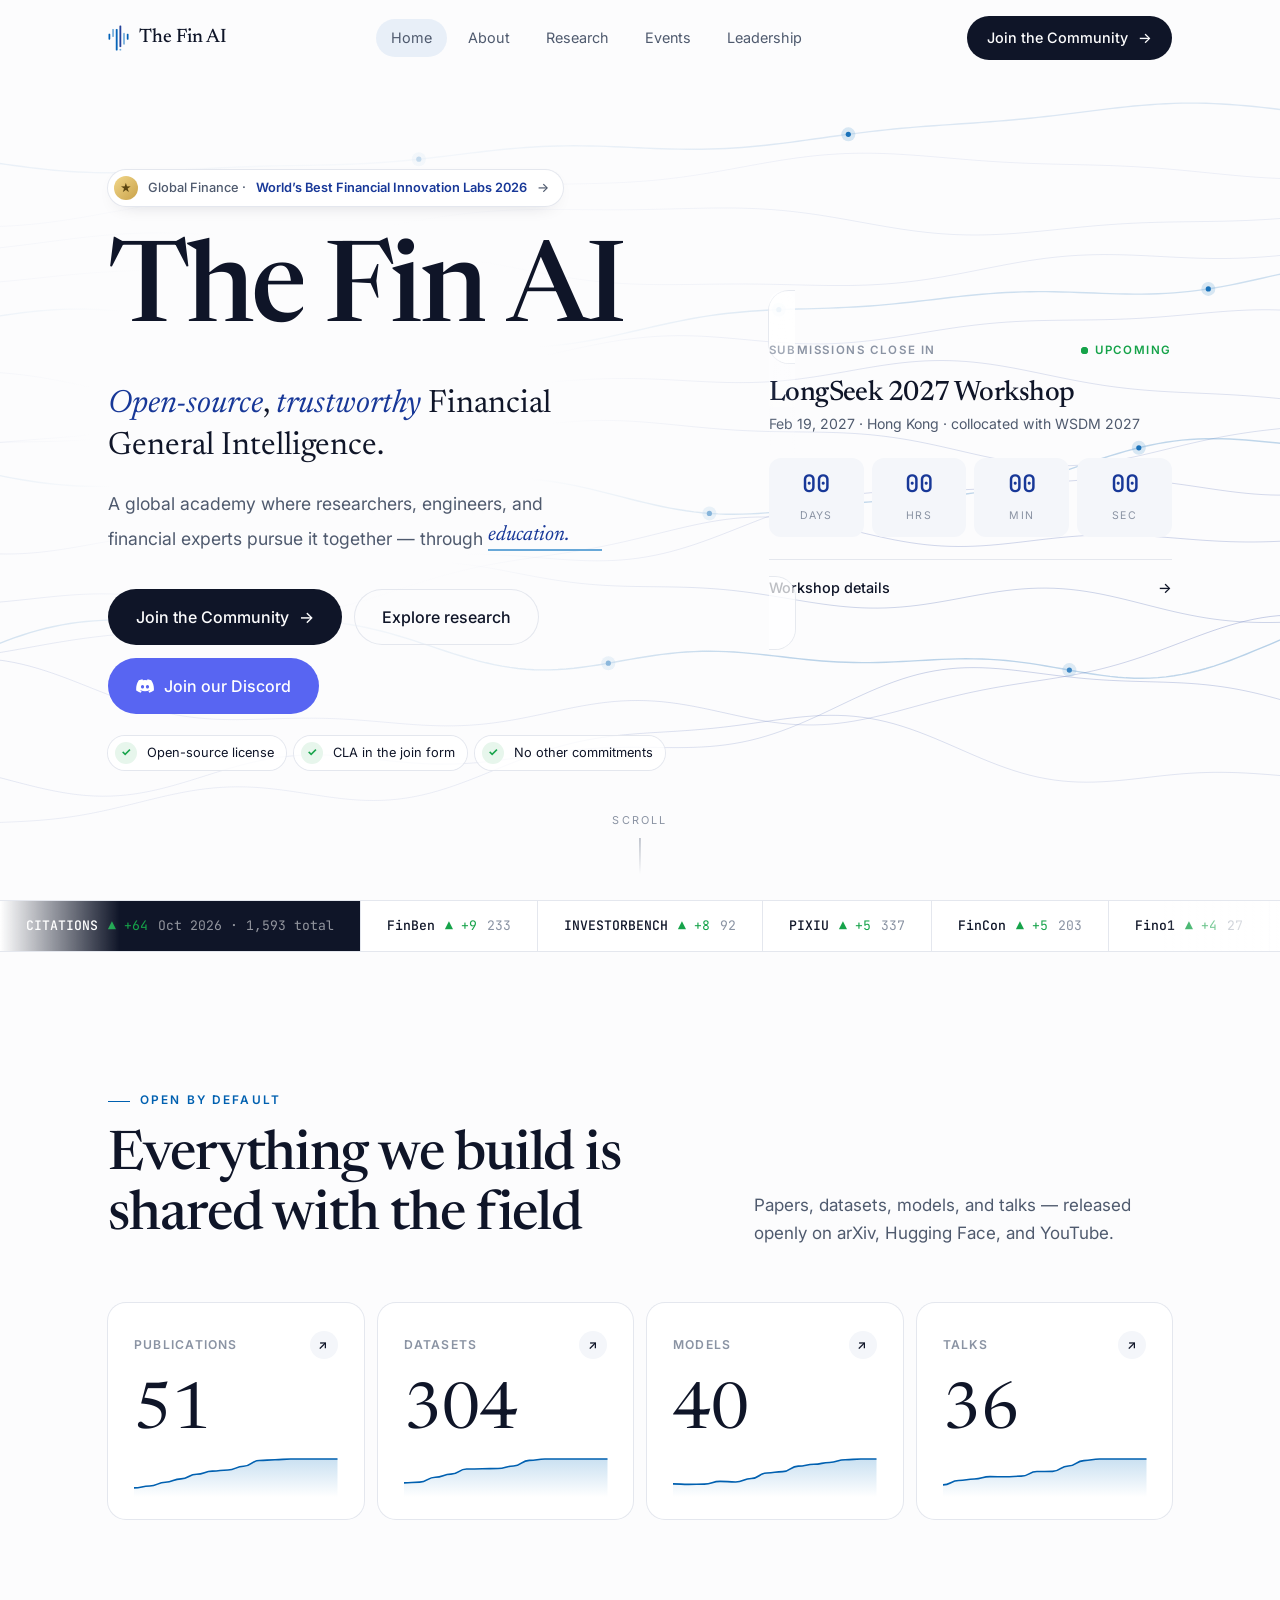
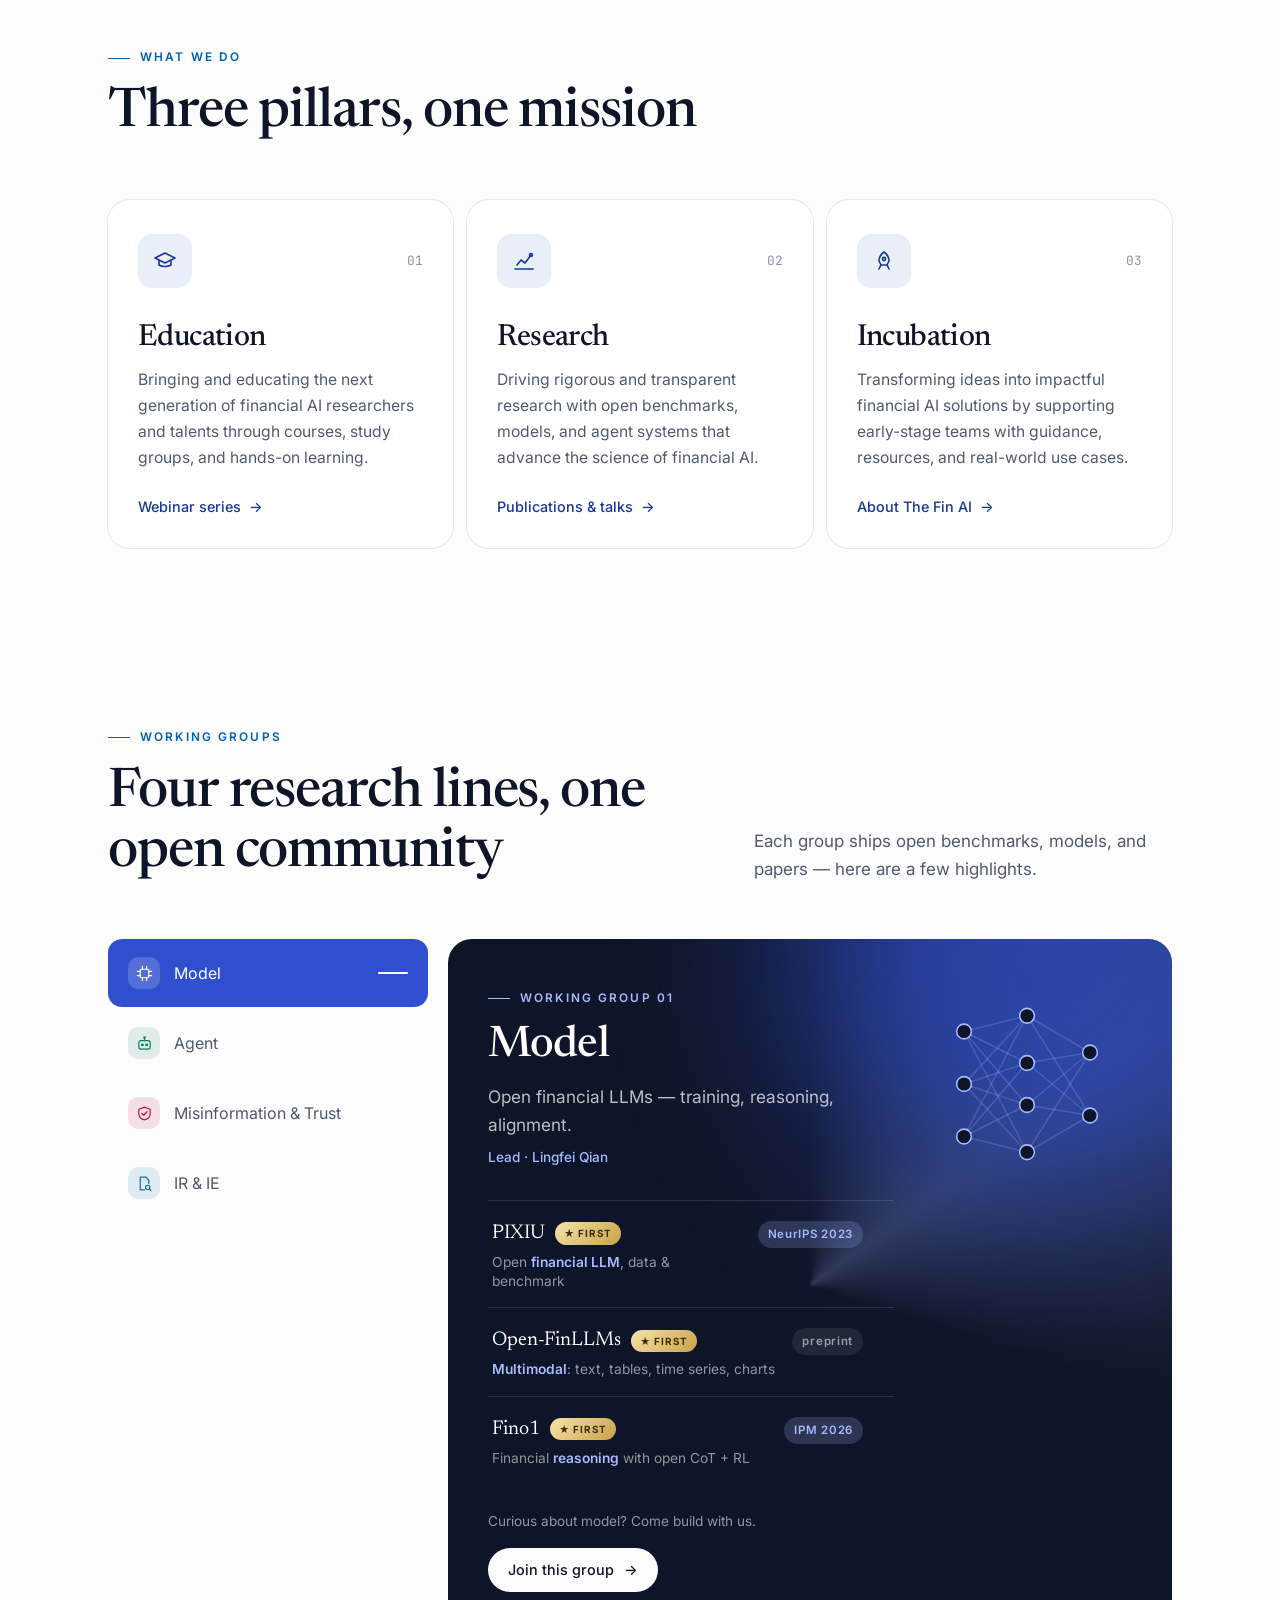
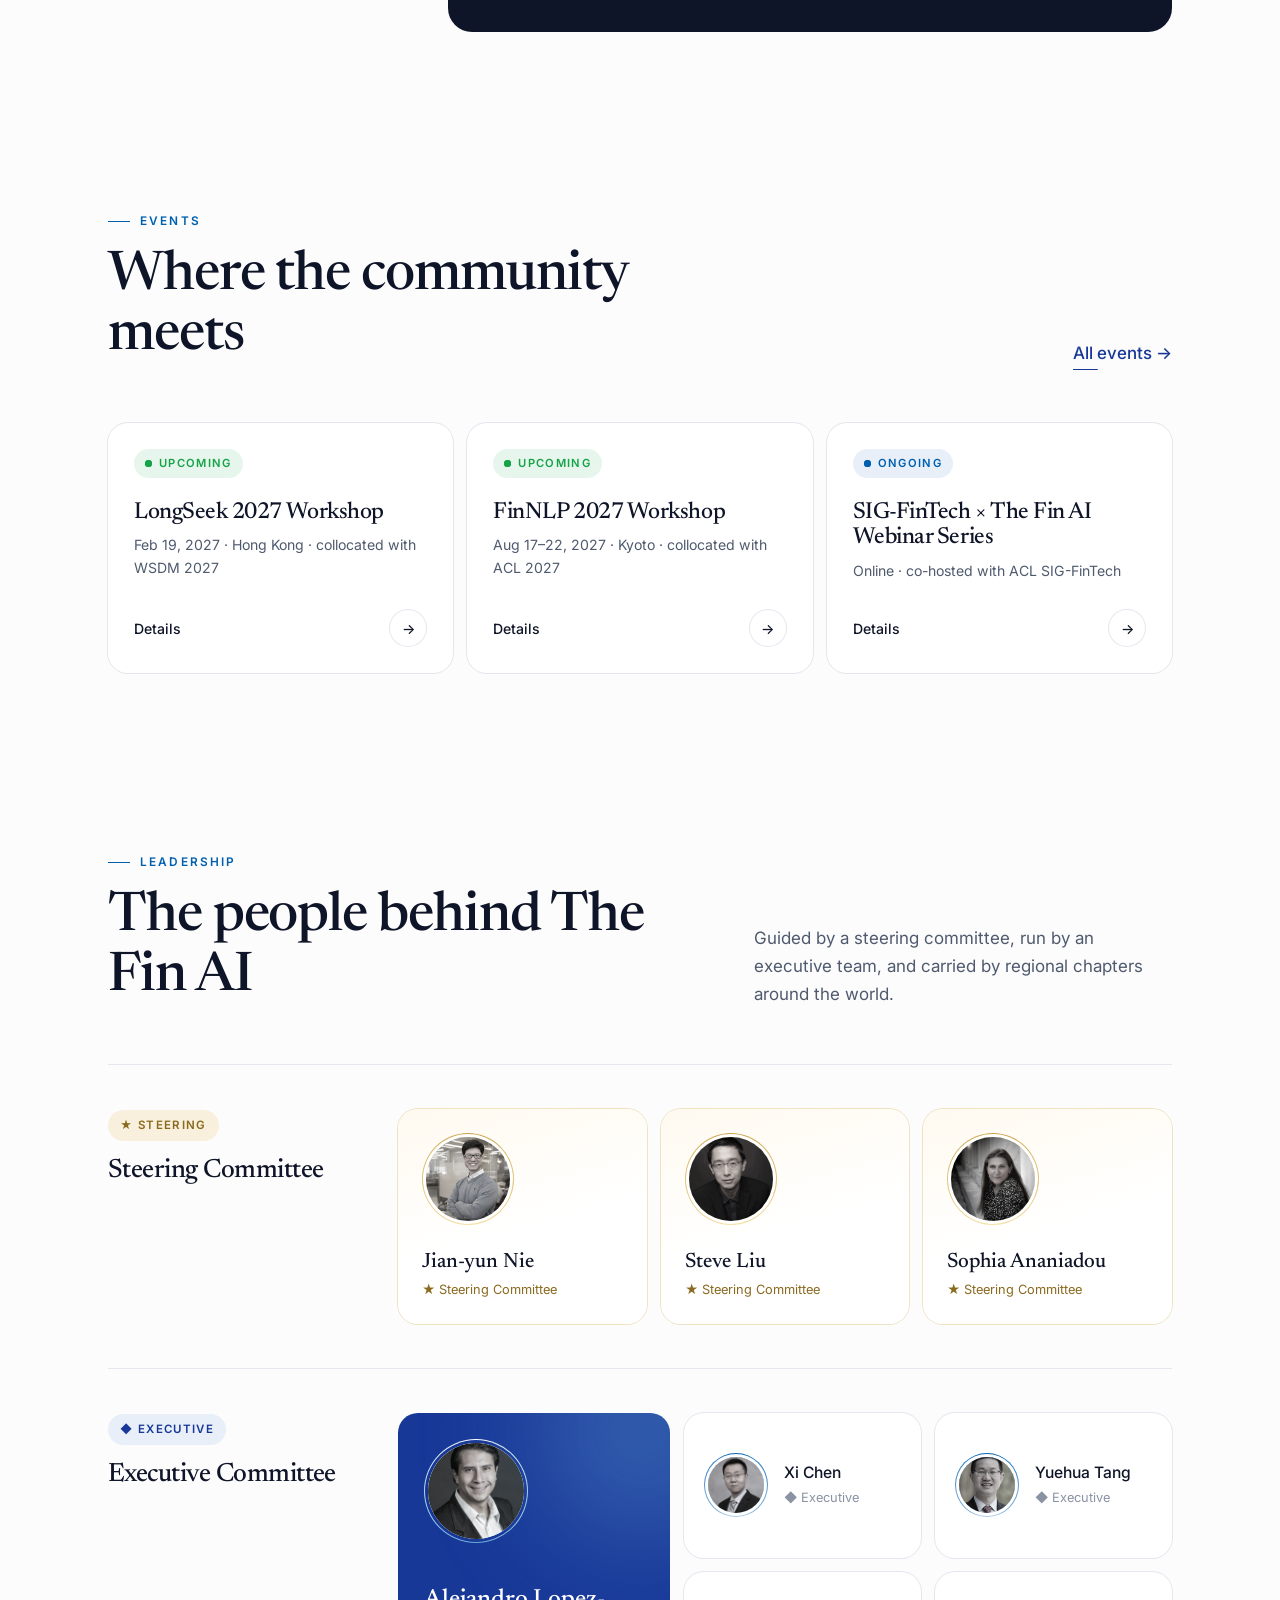
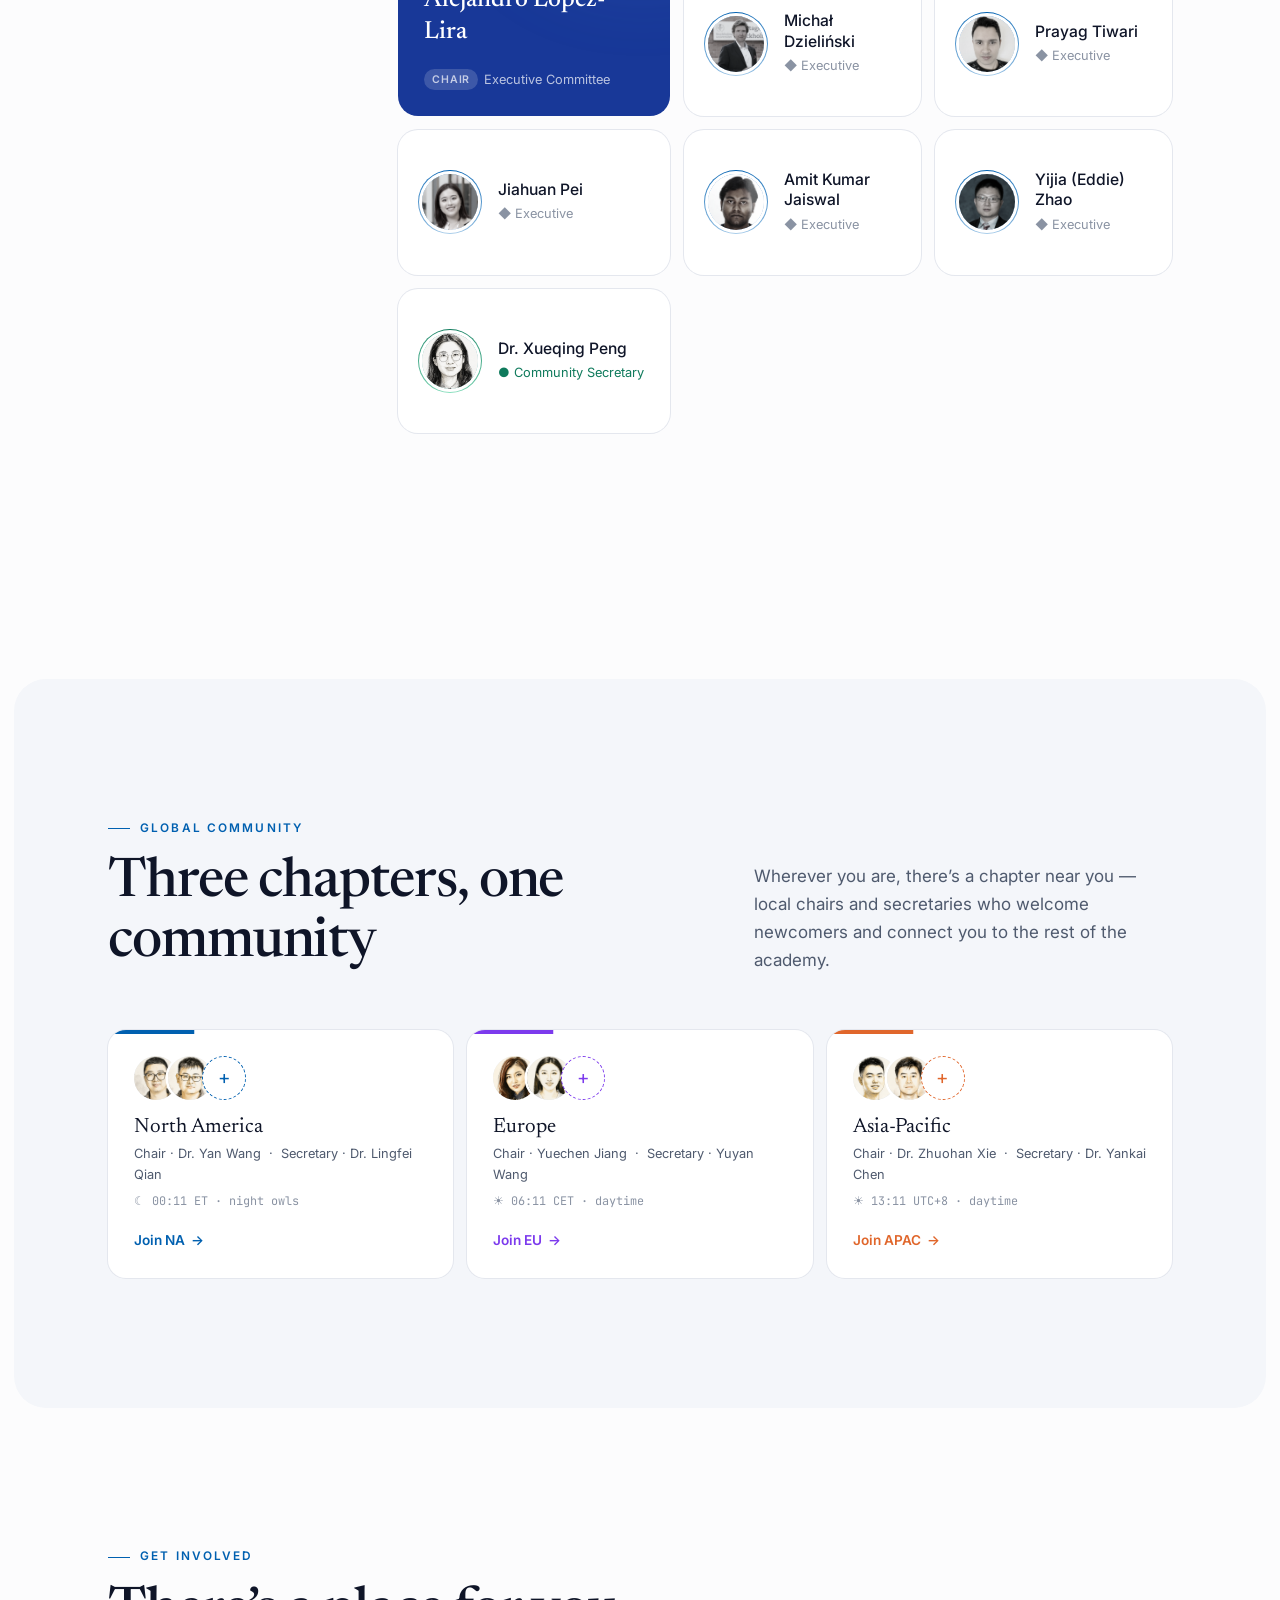
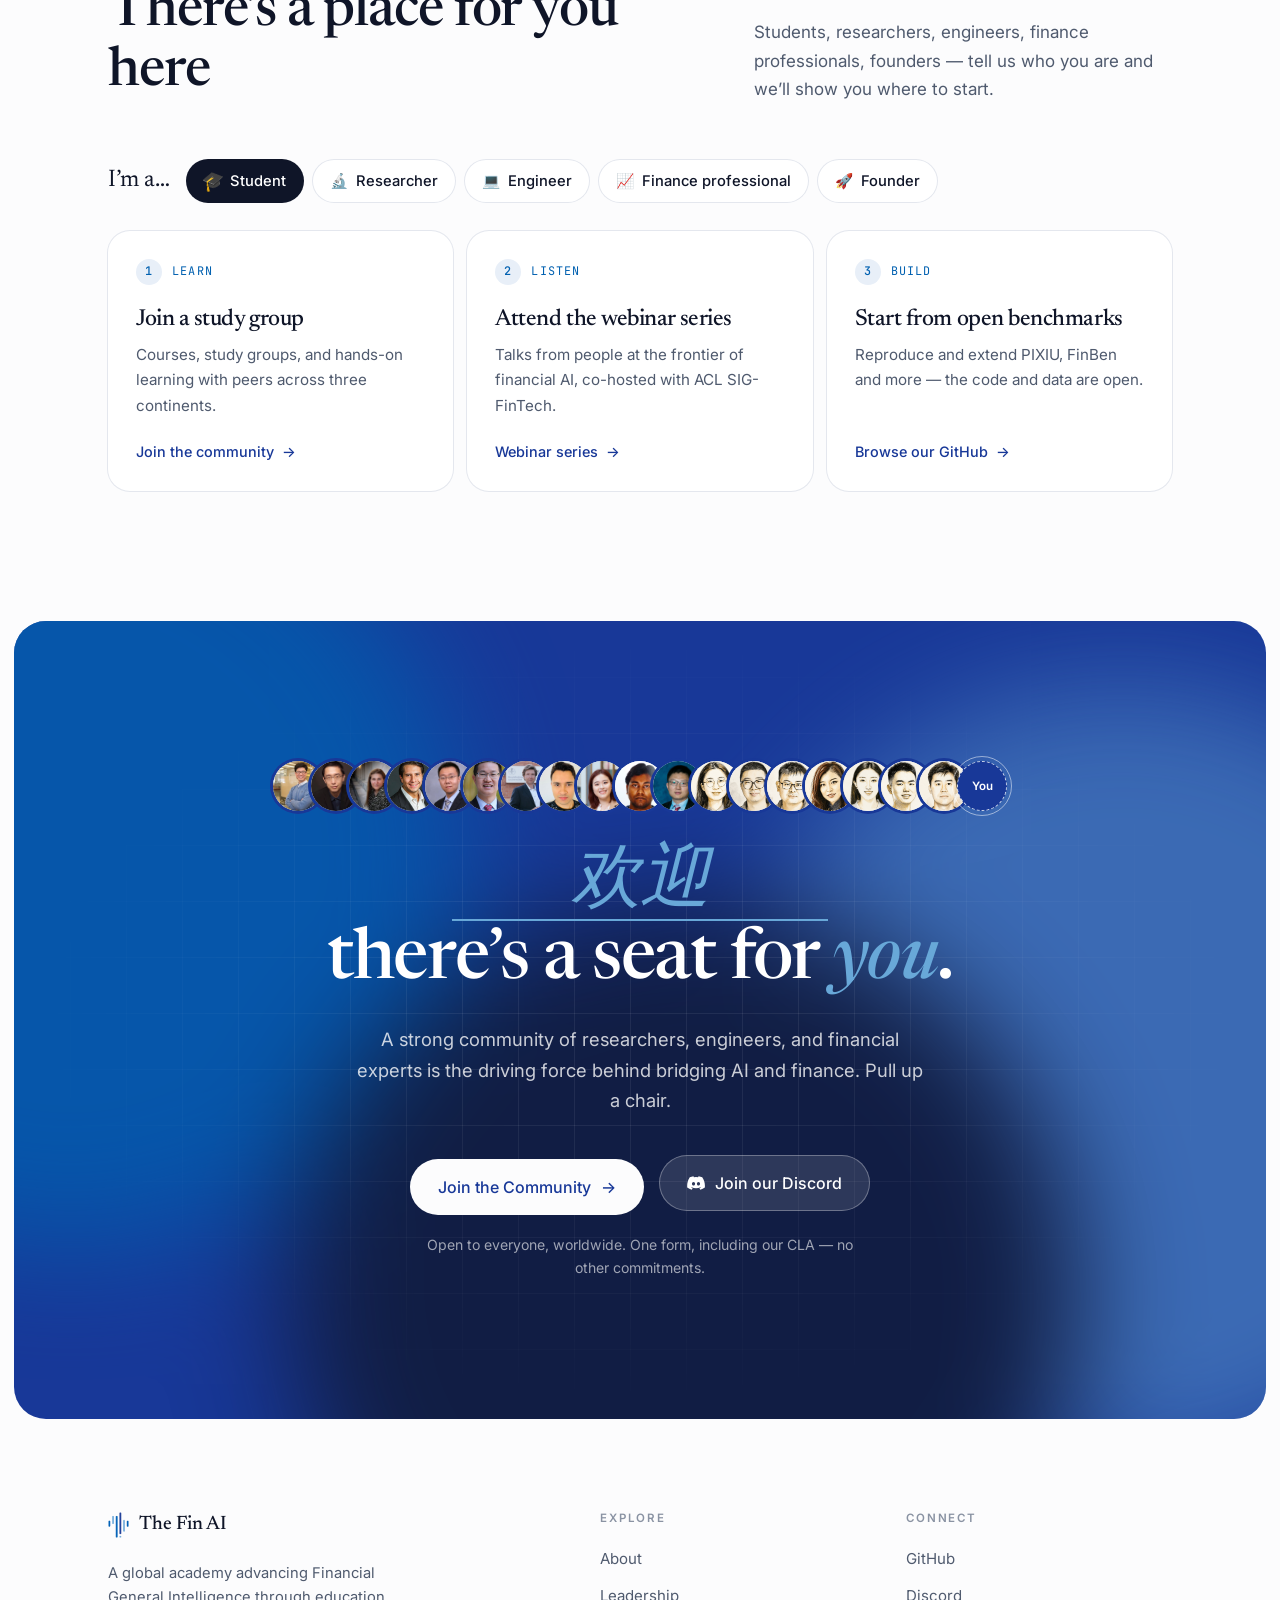
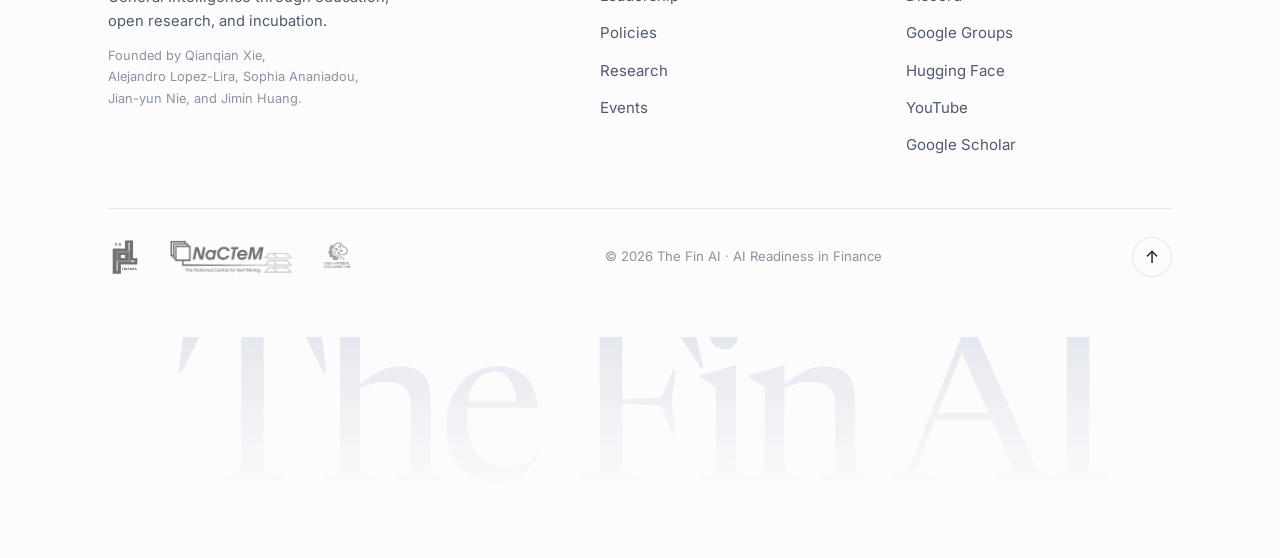
<file: index.html>
<!doctype html>
<html lang="en">
<head>
<meta charset="UTF-8" />
<meta name="viewport" content="width=device-width, initial-scale=1.0" />
<title>The Fin AI — A global academy advancing Financial General Intelligence</title>
<meta name="description" content="The Fin AI is a global academy advancing Financial General Intelligence through education, open research, and incubation." />
<link rel="preconnect" href="https://fonts.googleapis.com" />
<link rel="preconnect" href="https://fonts.gstatic.com" crossorigin />
<link href="https://fonts.googleapis.com/css2?family=Newsreader:ital,opsz,wght@0,6..72,400;0,6..72,500;1,6..72,400&family=Inter:wght@400;500;600&family=JetBrains+Mono:wght@500&display=swap" rel="stylesheet" />
<link rel="stylesheet" href="./style.css" />
</head>
<body>
<div class="progress" id="progress"></div>

<header class="header" id="header">
  <div class="wrap nav">
    <a href="./index.html" class="brand"><img src="./images/finai-logo.png" alt="" />The Fin AI</a>
    <nav class="nav-links" id="navLinks"><span class="nav-pill"></span><a href="./index.html" aria-current="page">Home</a><a href="./about.html">About</a><a href="./research.html">Research</a><a href="./events.html">Events</a><a href="./leadership.html">Leadership</a></nav>
    <a class="btn magnetic join" href="https://docs.google.com/forms/d/e/1FAIpQLSdhSTm9zsw8XJlACJBf5gbYRWEPeJGQC3JXPoSF2ryxHLeIOQ/viewform?usp=header" target="_blank" rel="noreferrer">Join the Community <span class="arrow">→</span></a>
    <button class="burger" id="burger" aria-label="Menu"><span></span><span></span><span></span></button>
  </div>
</header>
<nav class="mobile-menu" id="mobileMenu"><a href="./index.html">Home</a><a href="./about.html">About</a><a href="./research.html">Research</a><a href="./events.html">Events</a><a href="./leadership.html">Leadership</a><a href="https://discord.gg/Wpt347rusk" target="_blank" rel="noreferrer">Discord ↗</a></nav>


<main id="top">
  <!-- HERO -->
  <section class="hero">
    <canvas id="flow" aria-hidden="true"></canvas>
    <div class="wrap hero-grid">
      <div>
        <a class="award reveal-up" style="transition-delay:.1s" href="https://gfmag.com/award/award-winners/best-financial-innovation-labs-2026/" target="_blank" rel="noreferrer">
          <span class="medal">★</span>Global Finance · <b>World’s Best Financial Innovation Labs 2026</b> →
        </a>
        <h1 class="split" id="title">The Fin AI</h1>
        <p class="hero-sub reveal-up" style="transition-delay:.55s"><em>Open-source</em>, <em>trustworthy</em> Financial General&nbsp;Intelligence.</p>
        <p class="lead reveal-up" style="transition-delay:.7s">A global academy where researchers, engineers, and financial experts pursue it together — through
          <span class="rotator" id="rotator"><span class="on">open research.</span><span>education.</span><span>incubation.</span><span>community.</span></span></p>
        <div class="hero-ctas reveal-up" style="transition-delay:.85s">
          <a class="btn btn--lg magnetic join" href="https://docs.google.com/forms/d/e/1FAIpQLSdhSTm9zsw8XJlACJBf5gbYRWEPeJGQC3JXPoSF2ryxHLeIOQ/viewform?usp=header" target="_blank" rel="noreferrer">Join the Community <span class="arrow">→</span></a>
          <a class="btn btn--lg btn--ghost magnetic" href="#groups">Explore research</a>
          <a class="btn btn--lg btn--discord magnetic join" href="https://discord.gg/Wpt347rusk" target="_blank" rel="noreferrer"><svg class="dc" viewBox="0 0 24 24" aria-hidden="true"><path fill="currentColor" d="M20.3 4.4A19.6 19.6 0 0 0 15.4 3l-.6 1.3a18 18 0 0 0-5.6 0L8.6 3a19.6 19.6 0 0 0-4.9 1.4C.6 9 0 13.6.3 18.1a19.8 19.8 0 0 0 6 3l1.3-2.1a12.8 12.8 0 0 1-2-1l.5-.4a14 14 0 0 0 11.9 0l.5.4c-.6.4-1.3.7-2 1l1.3 2.1a19.7 19.7 0 0 0 6-3c.5-5.2-.8-9.7-3.5-13.7ZM8.7 15.4c-1.2 0-2.1-1.1-2.1-2.4s.9-2.4 2.1-2.4 2.1 1.1 2.1 2.4-.9 2.4-2.1 2.4Zm6.6 0c-1.2 0-2.1-1.1-2.1-2.4s.9-2.4 2.1-2.4 2.1 1.1 2.1 2.4-.9 2.4-2.1 2.4Z"/></svg>Join our Discord</a>
        </div>
        <div class="terms hero-terms reveal-up" style="transition-delay:1s">
          <span class="term"><i>✓</i>Open-source license</span>
          <a class="term" href="https://docs.google.com/forms/d/e/1FAIpQLSdhSTm9zsw8XJlACJBf5gbYRWEPeJGQC3JXPoSF2ryxHLeIOQ/viewform?usp=header" target="_blank" rel="noreferrer"><i>✓</i>CLA in the join form</a>
          <span class="term"><i>✓</i>No other commitments</span>
        </div>
      </div>

      <div class="reveal-up" style="transition-delay:1s">
        <a class="event-card tilt" href="https://longseek-workshop.github.io/wsdm2027/" target="_blank" rel="noreferrer">
          <span class="glare"></span>
          <div class="ec-top"><span>Submissions close in</span><span class="live"><span class="dot"></span>Upcoming</span></div>
          <h3>LongSeek 2027 Workshop</h3>
          <p class="meta">Feb 19, 2027 · Hong Kong · collocated with WSDM 2027</p>
          <div class="count" data-until="2026-11-30T23:59:00-12:00">
            <div><b data-k="d">00</b><small>Days</small></div>
            <div><b data-k="h">00</b><small>Hrs</small></div>
            <div><b data-k="m">00</b><small>Min</small></div>
            <div><b data-k="s">00</b><small>Sec</small></div>
          </div>
          <div class="ec-link"><span>Workshop details</span><span class="arrow">→</span></div>
        </a>
      </div>
    </div>
    <div class="scroll-hint"><span>Scroll</span><i></i></div>
  </section>

  <!-- TICKER -->
  <div class="ticker" aria-label="Open-source projects">
    <div class="ticker-track" id="ticker"></div>
  </div>

  <!-- STATS -->
  <section class="section" style="padding-bottom:60px">
    <div class="wrap">
      <div class="sec-head" data-reveal>
        <div><span class="kicker">Open by default</span><h2 class="sec-h2">Everything we build is shared with the field</h2></div>
        <p>Papers, datasets, models, and talks — released openly on arXiv, Hugging Face, and YouTube.</p>
      </div>
      <div class="stats">
        <a class="stat" data-reveal style="--i:0" href="./research.html"><div class="stat-top">Publications<span class="go">↗</span></div><span class="stat-num" data-count="51">0</span><svg class="spark" viewBox="0 0 200 42" preserveAspectRatio="none" data-seed="1"></svg></a>
        <a class="stat" data-reveal style="--i:1" href="https://huggingface.co/TheFinAI" target="_blank" rel="noreferrer"><div class="stat-top">Datasets<span class="go">↗</span></div><span class="stat-num" data-count="304">0</span><svg class="spark" viewBox="0 0 200 42" preserveAspectRatio="none" data-seed="2"></svg></a>
        <a class="stat" data-reveal style="--i:2" href="https://huggingface.co/TheFinAI" target="_blank" rel="noreferrer"><div class="stat-top">Models<span class="go">↗</span></div><span class="stat-num" data-count="40">0</span><svg class="spark" viewBox="0 0 200 42" preserveAspectRatio="none" data-seed="3"></svg></a>
        <a class="stat" data-reveal style="--i:3" href="./research.html"><div class="stat-top">Talks<span class="go">↗</span></div><span class="stat-num" data-count="36">0</span><svg class="spark" viewBox="0 0 200 42" preserveAspectRatio="none" data-seed="4"></svg></a>
      </div>
      <svg width="0" height="0" style="position:absolute"><defs><linearGradient id="sg" x1="0" x2="0" y1="0" y2="1"><stop offset="0" stop-color="#68a8d8" stop-opacity=".35"/><stop offset="1" stop-color="#68a8d8" stop-opacity="0"/></linearGradient></defs></svg>
    </div>
  </section>

  <!-- PILLARS -->
  <section class="section" id="pillars" style="padding-top:60px">
    <div class="wrap">
      <div class="sec-head" data-reveal>
        <div><span class="kicker">What we do</span><h2 class="sec-h2">Three pillars, one mission</h2></div>
      </div>
      <div class="pillars">
        <article class="pillar spot" data-reveal style="--i:0">
          <div class="pillar-top"><span class="ico"><svg viewBox="0 0 24 24" fill="none" stroke="currentColor" stroke-width="1.6" stroke-linecap="round" stroke-linejoin="round"><path d="M2 9l10-5 10 5-10 5z"/><path d="M6 11v5c3 2 9 2 12 0v-5"/></svg></span><span class="num">01</span></div>
          <h3>Education</h3>
          <p>Bringing and educating the next generation of financial AI researchers and talents through courses, study groups, and hands-on learning.</p>
          <a class="more" href="./webinar-series.html">Webinar series <span class="arrow">→</span></a>
        </article>
        <article class="pillar spot" data-reveal style="--i:1">
          <div class="pillar-top"><span class="ico"><svg viewBox="0 0 24 24" fill="none" stroke="currentColor" stroke-width="1.6" stroke-linecap="round" stroke-linejoin="round"><path d="M3 20h18"/><path d="M5 16l4-5 4 3 6-8"/><circle cx="19" cy="6" r="1.5"/></svg></span><span class="num">02</span></div>
          <h3>Research</h3>
          <p>Driving rigorous and transparent research with open benchmarks, models, and agent systems that advance the science of financial AI.</p>
          <a class="more" href="./research.html">Publications &amp; talks <span class="arrow">→</span></a>
        </article>
        <article class="pillar spot" data-reveal style="--i:2">
          <div class="pillar-top"><span class="ico"><svg viewBox="0 0 24 24" fill="none" stroke="currentColor" stroke-width="1.6" stroke-linecap="round" stroke-linejoin="round"><path d="M12 3c3 2 5 5 5 9l-2 4H9l-2-4c0-4 2-7 5-9z"/><circle cx="12" cy="10" r="1.6"/><path d="M9 16l-2 4M15 16l2 4"/></svg></span><span class="num">03</span></div>
          <h3>Incubation</h3>
          <p>Transforming ideas into impactful financial AI solutions by supporting early-stage teams with guidance, resources, and real-world use cases.</p>
          <a class="more" href="./about.html">About The Fin AI <span class="arrow">→</span></a>
        </article>
      </div>
    </div>
  </section>

  <!-- WORKING GROUPS -->
  <section class="section" id="groups" style="padding-top:40px">
    <div class="wrap">
      <div class="sec-head" data-reveal>
        <div><span class="kicker">Working groups</span><h2 class="sec-h2">Four research lines, one open community</h2></div>
        <p>Each group ships open benchmarks, models, and papers — here are a few highlights.</p>
      </div>
      <div class="wg-wrap" id="wg" data-reveal>
        <div class="wg-tabs" role="tablist" id="wgTabs"><span class="wg-ind" id="wgInd"></span></div>
        <div class="wg-panel" id="wgPanel" role="tabpanel"></div>
      </div>
    </div>
  </section>

  <!-- EVENTS -->
  <section class="section" id="events" style="padding-top:40px">
    <div class="wrap">
      <div class="sec-head" data-reveal>
        <div><span class="kicker">Events</span><h2 class="sec-h2">Where the community meets</h2></div>
        <a class="link-u" href="./events.html">All events →</a>
      </div>
      <div class="events">
        <a class="ev" data-reveal style="--i:0" href="https://longseek-workshop.github.io/wsdm2027/" target="_blank" rel="noreferrer"><span class="tag upcoming"><span class="dot"></span>Upcoming</span><h3>LongSeek 2027 Workshop</h3><p class="when">Feb 19, 2027 · Hong Kong · collocated with WSDM 2027</p><span class="go">Details<span class="circle">→</span></span></a>
        <a class="ev" data-reveal style="--i:1" href="https://sigfintech.github.io/finnlp2027/" target="_blank" rel="noreferrer"><span class="tag upcoming"><span class="dot"></span>Upcoming</span><h3>FinNLP 2027 Workshop</h3><p class="when">Aug 17–22, 2027 · Kyoto · collocated with ACL 2027</p><span class="go">Details<span class="circle">→</span></span></a>
        <a class="ev" data-reveal style="--i:2" href="./webinar-series.html"><span class="tag ongoing"><span class="dot"></span>Ongoing</span><h3>SIG-FinTech × The Fin AI Webinar Series</h3><p class="when">Online · co-hosted with ACL SIG-FinTech</p><span class="go">Details<span class="circle">→</span></span></a>
      </div>
    </div>
  </section>

  <!-- PEOPLE -->
  <section class="section" id="people" style="padding-top:40px">
    <div class="wrap">
      <div class="sec-head" data-reveal>
        <div><span class="kicker">Leadership</span><h2 class="sec-h2">The people behind The Fin AI</h2></div>
        <p>Guided by a steering committee, run by an executive team, and carried by regional chapters around the world.</p>
      </div>
      <div class="tier" data-reveal>
        <div class="tier-label"><span class="badge steer">★ Steering</span><h3>Steering Committee</h3></div>
        <div class="steer-grid" id="steerGrid"></div>
      </div>
      <div class="tier" data-reveal>
        <div class="tier-label"><span class="badge exec">◆ Executive</span><h3>Executive Committee</h3></div>
        <div class="exec-grid" id="execGrid"></div>
      </div>
      <p class="see-all" data-reveal><a class="link-u" href="./leadership.html">See all leadership — Board, Steering &amp; Executive committees →</a></p>
    </div>
  </section>

  <!-- CHAPTERS -->
  <section class="section chapters" id="chapters">
    <div class="wrap">
      <div class="sec-head" data-reveal>
        <div><span class="kicker">Global community</span><h2 class="sec-h2">Three chapters, one community</h2></div>
        <p>Wherever you are, there’s a chapter near you — local chairs and secretaries who welcome newcomers and connect you to the rest of the academy.</p>
      </div>
      <div class="ch-list" id="chList"></div>
    </div>
  </section>

  <!-- FIND YOUR WAY IN -->
  <section class="section" id="join">
    <div class="wrap">
      <div class="sec-head" data-reveal>
        <div><span class="kicker">Get involved</span><h2 class="sec-h2">There’s a place for you here</h2></div>
        <p>Students, researchers, engineers, finance professionals, founders — tell us who you are and we’ll show you where to start.</p>
      </div>
      <div class="persona" id="persona" data-reveal><span class="lbl">I’m a…</span></div>
      <div class="paths" id="paths"></div>
    </div>
  </section>

  <!-- COMMUNITY -->
  <section class="community" id="community">
    <div class="mesh"><i></i><i></i><i></i></div>
    <div class="grid"></div>
    <div class="wrap" data-reveal>
      <div class="crowd" id="crowd"></div>
      <h2><span class="rotator welcome" data-ms="2200"><span class="on">Welcome</span><span>欢迎</span><span>Bienvenue</span><span>Willkommen</span><span>ようこそ</span><span>Bienvenido</span><span>Witamy</span><span>Benvenuto</span></span><br>there’s a seat for <em>you</em>.</h2>
      <p>A strong community of researchers, engineers, and financial experts is the driving force behind bridging AI and finance. Pull up a chair.</p>
      <a class="btn btn--lg btn--light magnetic join" href="https://docs.google.com/forms/d/e/1FAIpQLSdhSTm9zsw8XJlACJBf5gbYRWEPeJGQC3JXPoSF2ryxHLeIOQ/viewform?usp=header" target="_blank" rel="noreferrer">Join the Community <span class="arrow">→</span></a>
      <a class="btn btn--lg btn--discord-dark magnetic join" href="https://discord.gg/Wpt347rusk" target="_blank" rel="noreferrer" style="margin-left:10px"><svg class="dc" viewBox="0 0 24 24" aria-hidden="true"><path fill="currentColor" d="M20.3 4.4A19.6 19.6 0 0 0 15.4 3l-.6 1.3a18 18 0 0 0-5.6 0L8.6 3a19.6 19.6 0 0 0-4.9 1.4C.6 9 0 13.6.3 18.1a19.8 19.8 0 0 0 6 3l1.3-2.1a12.8 12.8 0 0 1-2-1l.5-.4a14 14 0 0 0 11.9 0l.5.4c-.6.4-1.3.7-2 1l1.3 2.1a19.7 19.7 0 0 0 6-3c.5-5.2-.8-9.7-3.5-13.7ZM8.7 15.4c-1.2 0-2.1-1.1-2.1-2.4s.9-2.4 2.1-2.4 2.1 1.1 2.1 2.4-.9 2.4-2.1 2.4Zm6.6 0c-1.2 0-2.1-1.1-2.1-2.4s.9-2.4 2.1-2.4 2.1 1.1 2.1 2.4-.9 2.4-2.1 2.4Z"/></svg>Join our Discord</a>
      <p class="note">Open to everyone, worldwide. One form, including our CLA — no other commitments.</p>
    </div>
  </section>
</main>

<footer class="footer">
  <div class="wrap">
    <div class="footer-top">
      <div class="footer-brand">
        <span class="brand"><img src="./images/finai-logo.png" alt="" />The Fin AI</span>
        <p class="footer-tagline">A global academy advancing Financial General Intelligence through education, open research, and incubation.</p>
        <p class="founders">Founded by <span>Qianqian Xie</span>, <span>Alejandro Lopez-Lira</span>, <span>Sophia Ananiadou</span>, <span>Jian-yun Nie</span>, and <span>Jimin Huang</span>.</p>
      </div>
      <nav><h4>Explore</h4><ul>
        <li><a href="./about.html">About</a></li><li><a href="./leadership.html">Leadership</a></li><li><a href="./policies.html">Policies</a></li><li><a href="./research.html">Research</a></li><li><a href="./events.html">Events</a></li>
      </ul></nav>
      <nav><h4>Connect</h4><ul>
        <li><a href="https://github.com/The-FinAI" target="_blank" rel="noreferrer">GitHub</a></li>
        <li><a href="https://discord.gg/Wpt347rusk" target="_blank" rel="noreferrer">Discord</a></li>
        <li><a href="https://groups.google.com/g/the-fin-ai" target="_blank" rel="noreferrer">Google Groups</a></li>
        <li><a href="https://huggingface.co/TheFinAI" target="_blank" rel="noreferrer">Hugging Face</a></li>
        <li><a href="https://www.youtube.com/@TheFinAI-g6j/featured" target="_blank" rel="noreferrer">YouTube</a></li>
        <li><a href="https://scholar.google.com/citations?hl=en&view_op=list_works&user=P3Mxb4kAAAAJ" target="_blank" rel="noreferrer">Google Scholar</a></li>
      </ul></nav>
    </div>
    <div class="footer-bottom">
      <div class="partners">
        <a href="https://sigfintech.github.io/" target="_blank" rel="noreferrer"><img src="./images/partner-sigfintech.png" alt="SIG FinTech" /></a>
        <a href="https://www.nactem.ac.uk/" target="_blank" rel="noreferrer"><img src="./images/partner-nactem.png" alt="NACTEM" /></a>
        <a href="#"><img src="./images/partner-3.png" alt="Cyber-Physical Intelligence Lab" /></a>
      </div>
      <span class="copy">© 2026 The Fin AI · AI Readiness in Finance</span>
      <a href="#" class="to-top" aria-label="Back to top">↑</a>
    </div>
    <div class="giant" aria-hidden="true">The Fin AI</div>
  </div>
</footer>

<script src="./site.js"></script>
<script>
(() => {
const { $, $$, reduce, io } = TFAI;

/* ---------- data ---------- */
const IMG = './images/';
const FORM = 'https://docs.google.com/forms/d/e/1FAIpQLSdhSTm9zsw8XJlACJBf5gbYRWEPeJGQC3JXPoSF2ryxHLeIOQ/viewform?usp=header';
const steering = [['Jian-yun Nie','jian-yun-nie'],['Steve Liu','steve-liu'],['Sophia Ananiadou','sophia-ananiadou']];
const chair = ['Alejandro Lopez-Lira','alejandro-lopez-lira'];
const execs = [['Xi Chen','xi-chen','Executive'],['Yuehua Tang','yuehua-tang','Executive'],['Michał Dzieliński','michal-dzielinski','Executive'],['Prayag Tiwari','prayag-tiwari','Executive'],['Jiahuan Pei','jiahuan-pei','Executive'],['Amit Kumar Jaiswal','amit-kumar-jaiswal','Executive'],['Yijia (Eddie) Zhao','yijia-zhao','Executive'],['Dr. Xueqing Peng','xueqing-peng','Community Secretary','comm']];
const chapters = [
  {k:'NA',name:'North America',c:'#0060b0',lat:40,lon:-95,tz:'America/New_York',tzl:'ET',chair:['Dr. Yan Wang','yan-wang'],sec:['Dr. Lingfei Qian','lingfei-qian']},
  {k:'EU',name:'Europe',c:'#7c3aed',lat:50,lon:10,tz:'Europe/Paris',tzl:'CET',chair:['Yuechen Jiang','yuechen-jiang'],sec:['Yuyan Wang','yuyan-wang']},
  {k:'APAC',name:'Asia-Pacific',c:'#e0662b',lat:22,lon:115,tz:'Asia/Singapore',tzl:'UTC+8',chair:['Dr. Zhuohan Xie','zhuohan-xie'],sec:['Dr. Yankai Chen','yankai-chen']}
];
const ICON = {
  model:'<rect x="6" y="6" width="12" height="12" rx="2"/><path d="M9 2v4M15 2v4M9 18v4M15 18v4M2 9h4M2 15h4M18 9h4M18 15h4"/>',
  agent:'<rect x="4" y="8" width="16" height="12" rx="3"/><path d="M12 4v4"/><circle cx="12" cy="3.5" r="1"/><circle cx="9" cy="14" r="1.2"/><circle cx="15" cy="14" r="1.2"/>',
  multi:'<circle cx="12" cy="12" r="9"/><path d="M3 12h18M12 3c3.5 3.5 3.5 14.5 0 18M12 3c-3.5 3.5-3.5 14.5 0 18"/>',
  trust:'<path d="M12 3l8 3v6c0 4.5-3.4 8-8 9-4.6-1-8-4.5-8-9V6z"/><path d="M8.5 12l2.5 2.5 4.5-5"/>',
  ir:'<path d="M14 3H6v18h6"/><path d="M14 3l4 4v5"/><circle cx="16.5" cy="17.5" r="3"/><path d="M18.7 19.7L21 22"/>'
};
const groups = [
  {t:'Model',ic:'model',c:'#2f4fd0',cl:'#a5baff',d:'Open financial LLMs — training, reasoning, alignment.',l:'Lingfei Qian',w:[
    ['PIXIU','2306.05443','NeurIPS 2023','Open <b>financial LLM</b>, data &amp; benchmark',1],
    ['Open-FinLLMs','2408.11878','','<b>Multimodal</b>: text, tables, time series, charts',1],
    ['Fino1','2502.08127','IPM 2026','Financial <b>reasoning</b> with open CoT + RL',1]]},
  {t:'Agent',ic:'agent',c:'#0f7a5c',cl:'#6ee7b7',d:'Agentic systems for trading, decisions, and long-horizon workflows — across languages and modalities.',l:'Yupeng Cao, Haohang Li, Xueqing Peng',w:[
    ['Herculean','2605.14355','','Can agents do <b>real financial work</b>?',1],
    ['FinCon','2407.06567','NeurIPS 2024','A <b>multi-agent</b> investment team',0],
    ['When Agents Trade','2510.11695','WWW 2026','Agents trading in <b>live markets</b>',1],
    ['MultiFinBen','2506.14028','ACL 2026','<b>5 languages</b> · text, vision, audio',1]]},
  {t:'Misinformation & Trust',ic:'trust',c:'#be123c',cl:'#fda4af',d:'Detecting financial misinformation and verifying claims.',l:'Zhiwei Liu',w:[
    ['All That Glisters','2601.04160','ACL 2026','Fake financial news, <b>no reference needed</b>',0],
    ['Same Claim, Different Judgment','2601.05403','ACL Findings 2026','Exposing <b>framing bias</b> in LLM fact-checks',0],
    ['FMD-Llama','2409.16452','WWW 2025','Open LLM for <b>financial misinformation</b>',1]]},
  {t:'IR & IE',ic:'ir',c:'#0e7490',cl:'#67e8f9',d:'Retrieval and structured extraction from financial documents.',l:'Yan Wang',w:[
    ['FinTagging','2505.20650','','Facts mapped to <b>10K+ XBRL</b> concepts',0],
    ['FinAuditing','2510.08886','SIGIR 2026','LLMs as <b>XBRL auditors</b>',0],
    ['Conv-FinRe','2602.16990','SIGIR 2026','Advice judged by <b>long-term utility</b>',0]]}
];
const personas = [
  {e:'🎓',l:'Student',p:[
    ['Learn','Join a study group','Courses, study groups, and hands-on learning with peers across three continents.','Join the community',FORM],
    ['Listen','Attend the webinar series','Talks from people at the frontier of financial AI, co-hosted with ACL SIG-FinTech.','Webinar series','./webinar-series.html'],
    ['Build','Start from open benchmarks','Reproduce and extend PIXIU, FinBen and more — the code and data are open.','Browse our GitHub','https://github.com/The-FinAI']]},
  {e:'🔬',l:'Researcher',p:[
    ['Collaborate','Join a working group','Four research lines — models, agents, trust, and IR & IE — each open to new collaborators.','See working groups','#groups'],
    ['Present','Share your work at our events','Workshops and symposia collocated with EMNLP and ACL.','Upcoming events','#events'],
    ['Publish','Release openly with the community','Put datasets and models on Hugging Face alongside 300+ others.','Hugging Face','https://huggingface.co/TheFinAI']]},
  {e:'💻',l:'Engineer',p:[
    ['Contribute','Ship to open-source repos','Evaluation frameworks, agents, and training code live on GitHub — issues and PRs welcome.','Browse our GitHub','https://github.com/The-FinAI'],
    ['Evaluate','Benchmark financial models','Run LLMs against open financial benchmarks and compare results.','Explore Hugging Face','https://huggingface.co/TheFinAI'],
    ['Build','Build financial agents','Work on trading and long-horizon workflows with the Agent group.','Agent working group','#groups',1]]},
  {e:'📈',l:'Finance professional',p:[
    ['Ground','Bring real-world problems','Your domain expertise shapes benchmarks that reflect how finance actually works.','Get in touch',FORM],
    ['Speak','Share insights in a webinar','Bring a practitioner’s view to researchers and students.','Webinar series','./webinar-series.html'],
    ['Protect','Fight financial misinformation','Help verify claims with the Misinformation & Trust group.','Trust working group','#groups',2]]},
  {e:'🚀',l:'Founder',p:[
    ['Incubate','Get early-stage support','Guidance, resources, and real-world use cases for teams turning ideas into financial AI products.','Reach out',FORM],
    ['Meet','Find collaborators','Meet researchers and engineers at our symposium and workshops.','Events','#events'],
    ['Partner','Partner with The Fin AI','Work with one of Global Finance’s World’s Best Financial Innovation Labs 2026.','About us','./about.html']]}
];
const repos = [['PIXIU',892],['trials',136],['Fino1',81],['FinCon',67],['CALM',67],['FinSeer',24],['FinBen',18],['FinTagging',14],['HARMONIC',13],['The-FinData',11],['Agent_Market_Arena',7],['FinAuditing',5]];
const ini = n => n.replace(/^Dr\. /, '').replace(/\(.*?\)\s*/, '').split(/[\s-]+/).map(s => s[0]).slice(0, 2).join('');
const photo = (n, img, extra = '') => `<div class="photo" ${extra}><span class="initials">${ini(n)}</span><img src="${IMG}${img}.jpg" alt="${n}" loading="lazy" onerror="this.remove()"></div>`;

/* ---------- ticker: monthly citation gains (citations.json, refreshed monthly) ---------- */
const setTicker = html => { const t = $('#ticker'); t.innerHTML = html + html; t.style.animationDuration = Math.max(30, t.scrollWidth / 2 / 55) + 's'; };
setTicker(repos.map(([n, s]) => `<a class="tk" href="https://github.com/The-FinAI/${n}" target="_blank" rel="noreferrer"><span class="sym">${n}</span><span class="up">★ ${s}</span><span class="v">GitHub</span></a>`).join(''));
const fmt = n => n.toLocaleString('en-US');
const kfmt = n => n >= 1000 ? (n / 1000).toFixed(n >= 10000 ? 0 : 1) + 'k' : String(n);
const HF = 'https://huggingface.co/api/';
const HIDE = /private|shard|lm-eval|annotat|^test/i;   // internal repos we don't advertise
Promise.allSettled([
  fetch('citations.json').then(r => r.json()),
  ...['models', 'datasets', 'spaces'].map(k => fetch(`${HF}${k}?author=TheFinAI&limit=1000${k === 'spaces' ? '' : '&expand[]=downloads&expand[]=likes'}`).then(r => r.json()))
]).then(([cit, mod, dat, spa]) => {
  let html = '';
  if (cit.status === 'fulfilled') {
    const c = cit.value, gain = c.papers.reduce((a, p) => a + p.monthly, 0);
    html += `<span class="tk tk-head"><span class="sym">CITATIONS</span><span class="up">▲ +${gain}</span><span class="v">${c.month} · ${fmt(c.total)} total</span></span>`;
    html += c.papers.filter(p => p.monthly > 0).map(p =>
      `<a class="tk" href="https://arxiv.org/abs/${p.arxiv}" target="_blank" rel="noreferrer" title="${p.title.replace(/"/g, '&quot;')}"><span class="sym">${p.name}</span><span class="up">▲ +${p.monthly}</span><span class="v">${fmt(p.total)}</span></a>`).join('');
  }
  const ok = r => r.status === 'fulfilled' && Array.isArray(r.value) ? r.value.filter(x => !HIDE.test(x.id.split('/')[1])) : null;
  const M = ok(mod), D = ok(dat), S = ok(spa);
  if (M || D || S) {
    const dl = [...(M || []), ...(D || [])].reduce((a, x) => a + (x.downloads || 0), 0);
    html += `<a class="tk tk-head tk-hf" href="https://huggingface.co/TheFinAI" target="_blank" rel="noreferrer"><span class="sym">🤗 HUGGING FACE</span><span class="up">↓ ${kfmt(dl)}</span><span class="v">downloads / 30 days</span></a>`;
    const item = (kind, x, metric) => `<a class="tk" href="https://huggingface.co/${kind === 'space' ? 'spaces/' : kind === 'dataset' ? 'datasets/' : ''}${x.id}" target="_blank" rel="noreferrer"><span class="kind kind-${kind}">${kind}</span><span class="sym">${x.id.split('/')[1]}</span>${metric}</a>`;
    const top = (arr, n) => (arr || []).filter(x => x.downloads > 0).sort((a, b) => b.downloads - a.downloads).slice(0, n);
    html += top(M, 6).map(x => item('model', x, `<span class="up">↓ ${kfmt(x.downloads)}</span><span class="v">♥ ${x.likes}</span>`)).join('');
    html += top(D, 8).map(x => item('dataset', x, `<span class="up">↓ ${kfmt(x.downloads)}</span><span class="v">♥ ${x.likes}</span>`)).join('');
    html += (S || []).filter(x => x.likes > 0).sort((a, b) => b.likes - a.likes).map(x => item('space', x, `<span class="v">♥ ${x.likes}</span>`)).join('');
  }
  if (html) setTicker(html);
});

/* ---------- sparklines ---------- */
$$('.spark').forEach(svg => {
  let seed = +svg.dataset.seed * 9301; const rnd = () => (seed = (seed * 9301 + 49297) % 233280) / 233280;
  const n = 14, pts = []; let v = 32;
  for (let i = 0; i < n; i++) { v = Math.max(4, Math.min(38, v - (rnd() * 6 - 1.2) - i * .15)); pts.push([i / (n - 1) * 200, v]); }
  let d = `M${pts[0][0]},${pts[0][1]}`;
  for (let i = 1; i < n; i++) { const [x0, y0] = pts[i - 1], [x1, y1] = pts[i], cx = (x0 + x1) / 2; d += ` C${cx},${y0} ${cx},${y1} ${x1},${y1}`; }
  svg.innerHTML = `<path class="ar" d="${d} L200,42 L0,42Z"/><path class="ln" d="${d}"/>`;
  const ln = $('.ln', svg); svg.style.setProperty('--len', Math.ceil(ln.getTotalLength()));
});

/* ---------- working groups ---------- */
const VIZ = {
  model() {
    const L = [[40, [50, 100, 150]], [100, [35, 80, 120, 165]], [160, [70, 130]]]; let s = '', p = '', n = 0;
    for (let i = 0; i < 2; i++) for (const a of L[i][1]) for (const b of L[i + 1][1]) {
      const ln = `x1="${L[i][0]}" y1="${a}" x2="${L[i + 1][0]}" y2="${b}"`;
      s += `<line class="faint" ${ln}/>`;
      if (n++ % 2 === 0) p += `<line class="pulse" style="animation-delay:${(n * .37 + i * 1.3) % 2.6}s" ${ln}/>`;
    }
    const nodes = L.map(([x, ys]) => ys.map((y, j) => `<circle cx="${x}" cy="${y}" r="7" fill="#0f1528" class="${(j + x) % 2 ? 'blink' : ''}" style="animation-delay:${x / 90}s"/>`).join('')).join('');
    return `<g fill="none" stroke="currentColor" stroke-width="1.5">${s}${p}${nodes}</g>`;
  },
  agent() {
    const rings = [38, 62, 86].map(r => `<circle class="faint" cx="100" cy="100" r="${r}" stroke-dasharray="3 5"/>`).join('');
    const orbs = [[38, 6, 0, ''], [62, 10, 0, 'rev'], [62, 10, -5, 'rev'], [86, 15, 0, ''], [86, 15, -8, '']].map(([r, s, d, c]) =>
      `<g class="orb ${c}" style="--s:${s}s;animation-delay:${d}s"><line class="faint" x1="100" y1="100" x2="${100 + r}" y2="100"/><circle cx="${100 + r}" cy="100" r="${r === 38 ? 5 : 6}" fill="currentColor"/></g>`).join('');
    return `<g fill="none" stroke="currentColor" stroke-width="1.2">${rings}${orbs}<circle class="breath" cx="100" cy="100" r="15" fill="currentColor"/></g>`;
  },
  multi() {
    const gl = ['$', '€', '¥', '£', '₹', '文', 'Ñ', 'ع'];
    const t = gl.map((g, i) => { const a = i / gl.length * Math.PI * 2; return `<text class="self" x="${(100 + 72 * Math.cos(a)).toFixed(1)}" y="${(100 + 72 * Math.sin(a)).toFixed(1)}" text-anchor="middle" dominant-baseline="central" fill="currentColor" stroke="none" font-family="Newsreader,serif" font-size="21">${g}</text>`; }).join('');
    return `<g fill="none" stroke="currentColor" stroke-width="1.4"><circle class="faint" cx="100" cy="100" r="72" stroke-dasharray="2 6"/>
      <g class="orb" style="--s:36s">${t}</g>
      <circle cx="100" cy="100" r="34"/><ellipse cx="100" cy="100" rx="14" ry="34"/><path d="M66 100h68M71 83h58M71 117h58" class="faint"/></g>`;
  },
  trust() {
    const SH = 'M100 30 L155 50 V100 C155 135 130 160 100 172 C70 160 45 135 45 100 V50 Z';
    const marks = [[25, 50, '✕'], [176, 70, '✓'], [20, 140, '✓'], [182, 150, '✕']].map(([x, y, m], i) =>
      `<text class="blink" style="animation-delay:${i * .5}s" x="${x}" y="${y}" text-anchor="middle" fill="currentColor" font-size="15" font-family="Inter">${m}</text>`).join('');
    return `<defs><clipPath id="shc"><path d="${SH}"/></clipPath></defs>
      <path d="${SH}" fill="currentColor" fill-opacity=".08" stroke="currentColor" stroke-width="1.6"/>
      <g clip-path="url(#shc)"><g class="scan"><rect x="40" y="99" width="120" height="2" fill="currentColor"/><rect x="40" y="101" width="120" height="20" fill="currentColor" opacity=".12"/></g></g>
      <path class="drawchk" d="M78 102 L95 119 L126 84" fill="none" stroke="currentColor" stroke-width="5" stroke-linecap="round" stroke-linejoin="round"/>${marks}`;
  },
  ir() {
    const ys = [52, 68, 84, 100, 116, 132, 148], ws = [70, 58, 74, 50, 66, 72, 40], tags = { 1: 'Revenue', 3: 'EPS', 5: 'Date' };
    let s = '';
    ys.forEach((y, i) => {
      const k = Object.keys(tags).indexOf(String(i)), d = k * .45;
      if (tags[i]) s += `<rect class="hl" style="animation-delay:${d}s" x="44" y="${y - 7}" width="${ws[i]}" height="14" rx="3" fill="currentColor" opacity=".35"/>`;
      s += `<rect x="44" y="${y - 2}" width="${ws[i]}" height="4" rx="2" fill="currentColor" opacity=".5"/>`;
      if (tags[i]) s += `<g class="chip" style="animation-delay:${d}s"><path d="M${44 + ws[i] + 4} ${y}H140" stroke="currentColor" stroke-dasharray="2 3" opacity=".6"/><rect x="140" y="${y - 11}" width="58" height="22" rx="11" fill="currentColor"/><text x="169" y="${y + .5}" text-anchor="middle" dominant-baseline="central" font-size="10" font-weight="600" font-family="Inter" fill="#0f1528">${tags[i]}</text></g>`;
    });
    return `<rect x="30" y="28" width="104" height="144" rx="10" fill="currentColor" fill-opacity=".06" stroke="currentColor" stroke-width="1.4"/>${s}`;
  }
};
const tabs = $('#wgTabs'), panel = $('#wgPanel'), ind = $('#wgInd'), wg = $('#wg');
panel.innerHTML = '<span class="wg-glow"></span><div id="wgContent"></div>';
const wgContent = $('#wgContent');
groups.forEach((g, i) => tabs.insertAdjacentHTML('beforeend', `<button class="wg-tab" role="tab" aria-selected="false" data-i="${i}"><span class="gi" style="--c:${g.c}"><svg viewBox="0 0 24 24" fill="none" stroke="currentColor" stroke-width="1.7" stroke-linecap="round" stroke-linejoin="round">${ICON[g.ic]}</svg></span>${g.t}<span class="bar"><i></i></span></button>`));
const tabBtns = $$('.wg-tab', tabs); let wgi = -1, wgTimer;
function placeInd() { const b = tabBtns[wgi]; ind.style.height = b.offsetHeight + 'px'; ind.style.transform = `translateY(${b.offsetTop}px)`; }
function showGroup(i) {
  const changed = i !== wgi; wgi = i; const g = groups[i];
  tabBtns.forEach((b, j) => b.setAttribute('aria-selected', j === i));
  wg.style.setProperty('--gc', g.c); panel.style.setProperty('--c', g.c); panel.style.setProperty('--cl', g.cl);
  placeInd();
  if (tabs.scrollWidth > tabs.clientWidth) tabs.scrollTo({ left: tabBtns[i].offsetLeft - 16, behavior: 'smooth' });
  if (changed) wgContent.innerHTML = `<div class="swap wg-body"><div>
    <span class="kicker">Working group 0${i + 1}</span>
    <h3 style="margin-top:14px">${g.t}</h3><p class="desc">${g.d}</p><p class="lead">Lead · ${g.l}</p>
    <ul class="works">${g.w.map(([t, id, v, d, f]) => `<li><a href="https://arxiv.org/abs/${id}" target="_blank" rel="noreferrer"><span class="wt"><span class="tl"><span class="t">${t}</span>${f ? '<span class="first">★ First</span>' : ''}</span><span class="wd">${d}</span></span><span class="venue ${v ? '' : 'pre'}">${v || 'preprint'}</span><span class="ar">↗</span></a></li>`).join('')}</ul>
    <div class="wg-foot"><small>Curious about ${g.t.toLowerCase()}? Come build with us.</small><a class="btn btn--light magnetic join" href="${FORM}" target="_blank" rel="noreferrer">Join this group <span class="arrow">→</span></a></div>
    </div><svg class="viz" viewBox="0 0 200 200" aria-hidden="true">${VIZ[g.ic]()}</svg></div>`;
  clearTimeout(wgTimer);
  if (!reduce) wgTimer = setTimeout(() => { if (!wg.classList.contains('paused')) showGroup((wgi + 1) % groups.length); }, 7000);
}
tabBtns.forEach(b => b.addEventListener('click', () => showGroup(+b.dataset.i)));
wg.addEventListener('pointerenter', () => wg.classList.add('paused'));
wg.addEventListener('pointerleave', () => { wg.classList.remove('paused'); clearTimeout(wgTimer); wgTimer = setTimeout(() => showGroup((wgi + 1) % groups.length), 2500); });
showGroup(0); addEventListener('resize', placeInd);

/* ---------- leadership tiers ---------- */
$('#steerGrid').innerHTML = steering.map(([n, img], i) => `<div class="lcard lcard--steer" data-reveal style="--i:${i}"><div class="ring-photo">${photo(n, img)}</div><div><div class="nm">${n}</div><div class="rl">★ Steering Committee</div></div></div>`).join('');
$('#execGrid').innerHTML = `<div class="lcard lcard--chair" data-reveal><div class="ring-photo">${photo(...chair)}</div><div class="nm">${chair[0]}</div><div class="rl"><span class="chip-s">Chair</span>Executive Committee</div></div>` +
  execs.map(([n, img, r, k], i) => `<div class="lcard lcard--exec ${k ? 'lcard--comm' : ''}" data-reveal style="--i:${i + 1}"><div class="ring-photo">${photo(n, img)}</div><div><div class="nm">${n}</div><div class="rl">${k ? '● ' : '◆ '}${r}</div></div></div>`).join('');
$$('.lcard').forEach(el => io.observe(el));

/* ---------- chapters ---------- */
$('#chList').innerHTML = chapters.map((c, i) => `<div class="chapter" style="--rc:${c.c}" data-i="${i}" tabindex="0">
  <div class="avs">${photo(...c.chair, `title="${c.chair[0]} · Chair"`)}${photo(...c.sec, `title="${c.sec[0]} · Secretary"`)}<span class="you" title="This seat could be yours">+</span></div>
  <div><div class="ch-name">${c.name}</div><div class="ch-leads">Chair · ${c.chair[0]} &nbsp;·&nbsp; Secretary · ${c.sec[0]}</div><div class="ch-time"></div></div>
  <a class="ch-join join" href="${FORM}" target="_blank" rel="noreferrer">Join ${c.k} <span class="arrow">→</span></a></div>`).join('');
const chEls = $$('.chapter');
chEls.forEach((el, i) => {
  el.addEventListener('pointerenter', () => chEls.forEach(x => x.classList.toggle('on', x === el)));
});
$('#chList').addEventListener('pointerleave', () => chEls.forEach(x => x.classList.remove('on')));
function clocks() {
  $$('.ch-time').forEach((el, i) => {
    const c = chapters[i], t = new Date().toLocaleTimeString('en-GB', { timeZone: c.tz, hour: '2-digit', minute: '2-digit' }), h = +t.slice(0, 2), day = h >= 6 && h < 19;
    el.textContent = `${day ? '☀' : '☾'} ${t} ${c.tzl} · ${day ? 'daytime' : 'night owls'}`;
  });
}
clocks(); setInterval(clocks, 15000);

/* ---------- find your way in ---------- */
const pBox = $('#persona'), paths = $('#paths');
personas.forEach((p, i) => pBox.insertAdjacentHTML('beforeend', `<button aria-pressed="${i === 0}" data-i="${i}"><span class="e">${p.e}</span>${p.l}</button>`));
function showPersona(i) {
  $$('button', pBox).forEach(b => b.setAttribute('aria-pressed', +b.dataset.i === i));
  paths.innerHTML = personas[i].p.map(([s, t, d, lt, h, wgIdx], k) => {
    const ext = h.startsWith('http') ? 'target="_blank" rel="noreferrer"' : '';
    return `<article class="path spot"><div class="step"><b>${k + 1}</b>${s}</div><h3>${t}</h3><p>${d}</p><a href="${h}" ${ext} class="${h === FORM ? 'join' : ''}" ${wgIdx != null ? `data-wg="${wgIdx}"` : ''}>${lt} <span class="arrow">→</span></a></article>`;
  }).join('');
  paths.classList.remove('swap'); void paths.offsetWidth; paths.classList.add('swap');
}
pBox.addEventListener('click', e => { const b = e.target.closest('button'); if (b) showPersona(+b.dataset.i); });
paths.addEventListener('click', e => { const a = e.target.closest('[data-wg]'); if (a) showGroup(+a.dataset.wg); });
showPersona(0);

/* ---------- welcome crowd ---------- */
const everyone = [...steering, chair, ...execs, ...chapters.flatMap(c => [c.chair, c.sec])];
$('#crowd').innerHTML = everyone.map(([n, img], i) => photo(n, img, `style="--i:${i}" title="${n}"`)).join('') + '<span class="you" title="You!">You</span>';
io.observe($('#crowd'));
document.fonts && document.fonts.ready.then(placeInd);

/* ---------- hero canvas: flowing market lines ---------- */
const cv = $('#flow'), ctx = cv.getContext('2d');
let W, H, DPR, mouse = { x: -999, y: -999 }, t = 0, visible = true;
function size() { DPR = Math.min(2, devicePixelRatio || 1); W = cv.clientWidth; H = cv.clientHeight; cv.width = W * DPR; cv.height = H * DPR; ctx.setTransform(DPR, 0, 0, DPR, 0, 0); }
size(); addEventListener('resize', size);
cv.parentElement.addEventListener('pointermove', e => { const r = cv.getBoundingClientRect(); mouse.x = e.clientX - r.left; mouse.y = e.clientY - r.top; });
cv.parentElement.addEventListener('pointerleave', () => { mouse.x = mouse.y = -999; });
new IntersectionObserver(([e]) => visible = e.isIntersecting).observe(cv);
const LINES = 16;
const noise = (x, s) => Math.sin(x * .9 + s) * .5 + Math.sin(x * 2.1 + s * 1.7) * .25 + Math.sin(x * 4.3 + s * .6) * .12;
function frame() {
  if (visible) {
    ctx.clearRect(0, 0, W, H);
    for (let l = 0; l < LINES; l++) {
      const base = H * (.18 + l / LINES * .75), amp = 26 + l * 3.2, seed = l * 1.37;
      const a = .05 + (l / LINES) * .22;
      ctx.beginPath();
      for (let x = -10; x <= W + 10; x += 8) {
        const nx = x / 220 + t * (.25 + l * .015);
        let y = base + noise(nx, seed) * amp - (x / W) * 40;
        const dx = x - mouse.x, dy = y - mouse.y, d2 = dx * dx + dy * dy;
        if (d2 < 32000) y += (dy / Math.sqrt(d2 + 1)) * (1 - d2 / 32000) * 46;
        x === -10 ? ctx.moveTo(x, y) : ctx.lineTo(x, y);
      }
      ctx.strokeStyle = l % 4 === 0 ? `rgba(0,96,176,${a + .08})` : `rgba(24,56,152,${a})`;
      ctx.lineWidth = l % 4 === 0 ? 1.4 : 1;
      ctx.stroke();
    }
    // floating data nodes on the highlighted lines
    for (let l = 0; l < LINES; l += 4) {
      for (let k = 0; k < 3; k++) {
        const x = ((t * 60 * (1 + k * .3) + k * W / 3 + l * 90) % (W + 40)) - 20;
        const nx = x / 220 + t * (.25 + l * .015), base = H * (.18 + l / LINES * .75), amp = 26 + l * 3.2;
        let y = base + noise(nx, l * 1.37) * amp - (x / W) * 40;
        const dx = x - mouse.x, dy = y - mouse.y, d2 = dx * dx + dy * dy;
        if (d2 < 32000) y += (dy / Math.sqrt(d2 + 1)) * (1 - d2 / 32000) * 46;
        ctx.beginPath(); ctx.arc(x, y, 2.6, 0, 7); ctx.fillStyle = '#0060b0'; ctx.fill();
        ctx.beginPath(); ctx.arc(x, y, 7, 0, 7); ctx.fillStyle = 'rgba(104,168,216,.25)'; ctx.fill();
      }
    }
    t += reduce ? 0 : .004;
  }
  requestAnimationFrame(frame);
}
frame();
})();
</script>
</body>
</html>
</file>
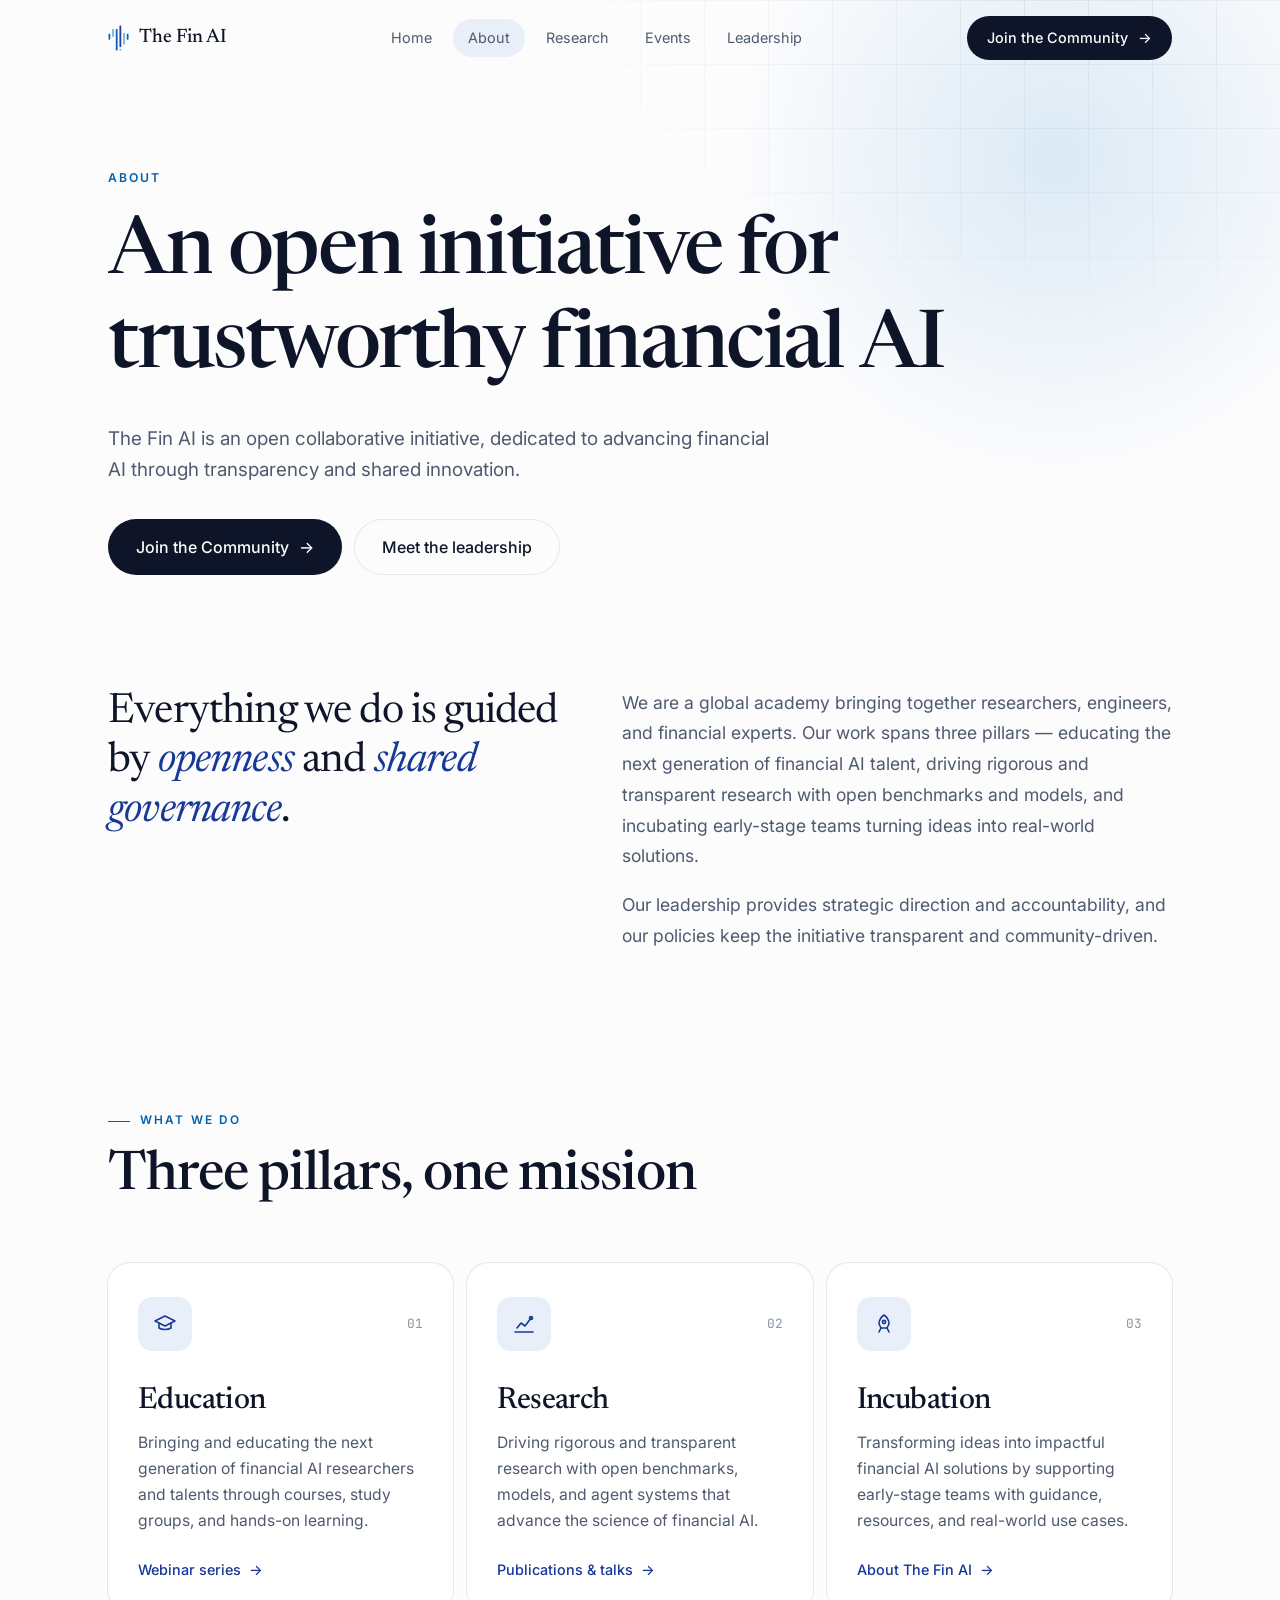
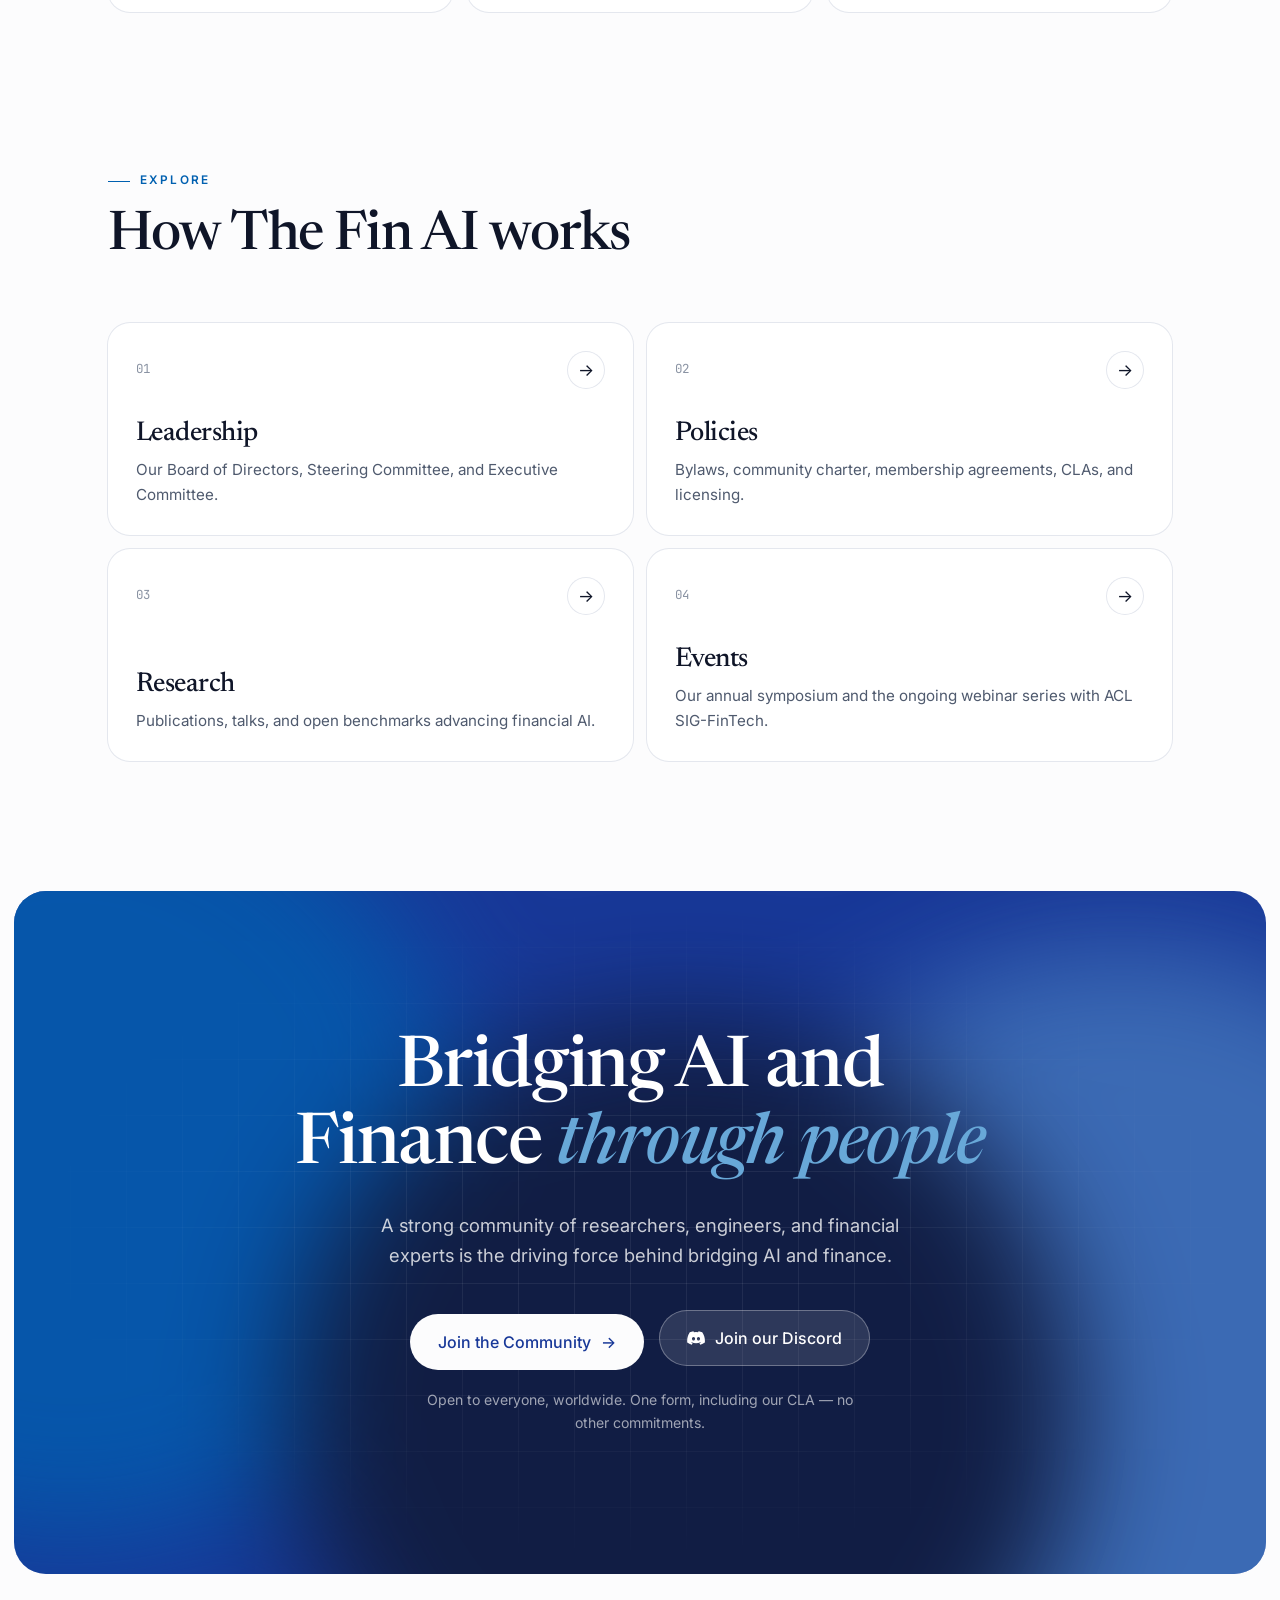
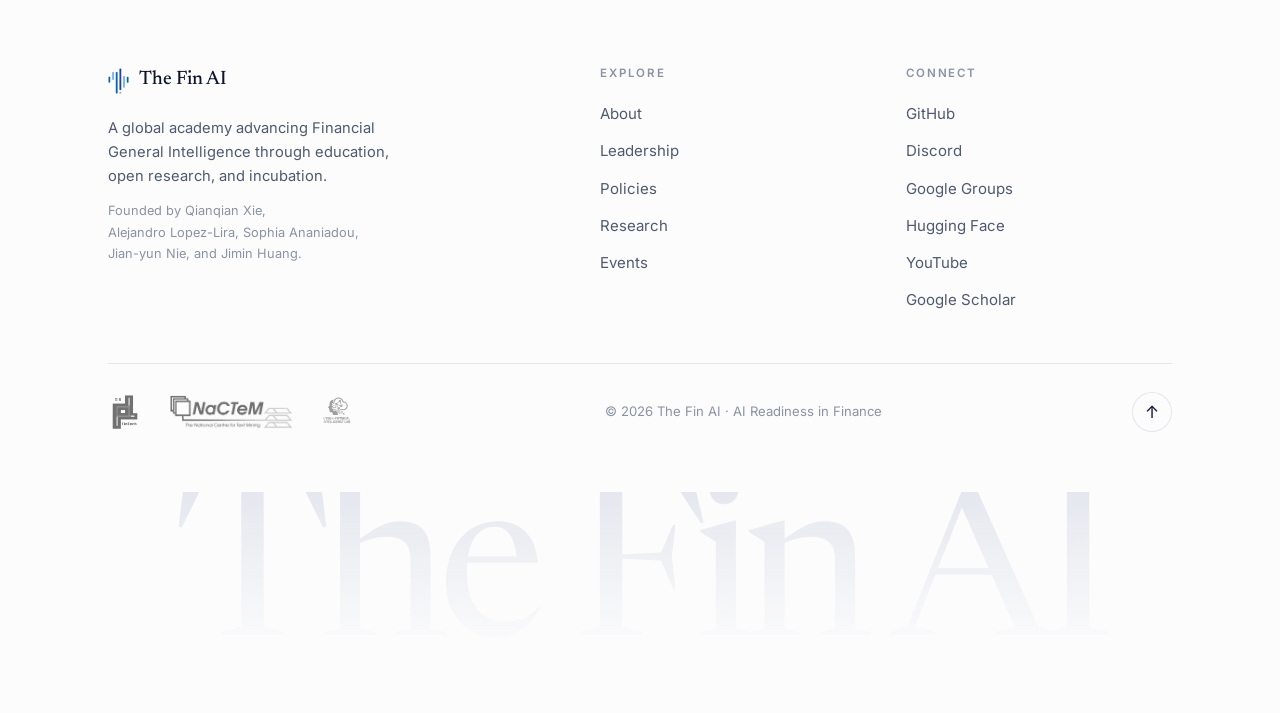
<file: about.html>
<!doctype html>
<html lang="en">
<head>
<meta charset="UTF-8" />
<meta name="viewport" content="width=device-width, initial-scale=1.0" />
<title>About — The Fin AI</title>
<meta name="description" content="The Fin AI is an open collaborative initiative, dedicated to advancing financial AI through transparency and shared innovation." />
<link rel="preconnect" href="https://fonts.googleapis.com" />
<link rel="preconnect" href="https://fonts.gstatic.com" crossorigin />
<link href="https://fonts.googleapis.com/css2?family=Newsreader:ital,opsz,wght@0,6..72,400;0,6..72,500;1,6..72,400&family=Inter:wght@400;500;600&family=JetBrains+Mono:wght@500&display=swap" rel="stylesheet" />
<link rel="stylesheet" href="./style.css" />
</head>
<body>
<div class="progress" id="progress"></div>

<header class="header" id="header">
  <div class="wrap nav">
    <a href="./index.html" class="brand"><img src="./images/finai-logo.png" alt="" />The Fin AI</a>
    <nav class="nav-links" id="navLinks"><span class="nav-pill"></span><a href="./index.html">Home</a><a href="./about.html" aria-current="page">About</a><a href="./research.html">Research</a><a href="./events.html">Events</a><a href="./leadership.html">Leadership</a></nav>
    <a class="btn magnetic join" href="https://docs.google.com/forms/d/e/1FAIpQLSdhSTm9zsw8XJlACJBf5gbYRWEPeJGQC3JXPoSF2ryxHLeIOQ/viewform?usp=header" target="_blank" rel="noreferrer">Join the Community <span class="arrow">→</span></a>
    <button class="burger" id="burger" aria-label="Menu"><span></span><span></span><span></span></button>
  </div>
</header>
<nav class="mobile-menu" id="mobileMenu"><a href="./index.html">Home</a><a href="./about.html">About</a><a href="./research.html">Research</a><a href="./events.html">Events</a><a href="./leadership.html">Leadership</a><a href="https://discord.gg/Wpt347rusk" target="_blank" rel="noreferrer">Discord ↗</a></nav>

<main>
<section class="page-head">
  <div class="wrap">
    <div class="crumb reveal-up"><span>About</span></div>
    <h1 class="split">An open initiative for trustworthy financial AI</h1>
    <p class="lead reveal-up" style="transition-delay:.45s">The Fin AI is an open collaborative initiative, dedicated to advancing financial AI through transparency and shared innovation.</p>
    <div class="actions reveal-up" style="transition-delay:.6s"><a class="btn btn--lg magnetic join" href="https://docs.google.com/forms/d/e/1FAIpQLSdhSTm9zsw8XJlACJBf5gbYRWEPeJGQC3JXPoSF2ryxHLeIOQ/viewform?usp=header" target="_blank" rel="noreferrer">Join the Community <span class="arrow">→</span></a><a class="btn btn--lg btn--ghost magnetic" href="./leadership.html">Meet the leadership</a></div>
  </div>
</section>

<section class="section" style="padding-top:40px">
  <div class="wrap split-2">
    <p class="pull" data-reveal>Everything we do is guided by <em>openness</em> and <em>shared governance</em>.</p>
    <div class="prose" data-reveal style="--i:1">
      <p>We are a global academy bringing together researchers, engineers, and financial experts. Our work spans three pillars — educating the next generation of financial AI talent, driving rigorous and transparent research with open benchmarks and models, and incubating early-stage teams turning ideas into real-world solutions.</p>
      <p>Our leadership provides strategic direction and accountability, and our policies keep the initiative transparent and community-driven.</p>
    </div>
  </div>
</section>

<section class="section" style="padding-top:20px">
  <div class="wrap">
    <div class="sec-head" data-reveal><div><span class="kicker">What we do</span><h2 class="sec-h2">Three pillars, one mission</h2></div></div>
    <div class="pillars">
        <article class="pillar spot" data-reveal style="--i:0">
          <div class="pillar-top"><span class="ico"><svg viewBox="0 0 24 24" fill="none" stroke="currentColor" stroke-width="1.6" stroke-linecap="round" stroke-linejoin="round"><path d="M2 9l10-5 10 5-10 5z"/><path d="M6 11v5c3 2 9 2 12 0v-5"/></svg></span><span class="num">01</span></div>
          <h3>Education</h3>
          <p>Bringing and educating the next generation of financial AI researchers and talents through courses, study groups, and hands-on learning.</p>
          <a class="more" href="./webinar-series.html">Webinar series <span class="arrow">→</span></a>
        </article>
        <article class="pillar spot" data-reveal style="--i:1">
          <div class="pillar-top"><span class="ico"><svg viewBox="0 0 24 24" fill="none" stroke="currentColor" stroke-width="1.6" stroke-linecap="round" stroke-linejoin="round"><path d="M3 20h18"/><path d="M5 16l4-5 4 3 6-8"/><circle cx="19" cy="6" r="1.5"/></svg></span><span class="num">02</span></div>
          <h3>Research</h3>
          <p>Driving rigorous and transparent research with open benchmarks, models, and agent systems that advance the science of financial AI.</p>
          <a class="more" href="./research.html">Publications &amp; talks <span class="arrow">→</span></a>
        </article>
        <article class="pillar spot" data-reveal style="--i:2">
          <div class="pillar-top"><span class="ico"><svg viewBox="0 0 24 24" fill="none" stroke="currentColor" stroke-width="1.6" stroke-linecap="round" stroke-linejoin="round"><path d="M12 3c3 2 5 5 5 9l-2 4H9l-2-4c0-4 2-7 5-9z"/><circle cx="12" cy="10" r="1.6"/><path d="M9 16l-2 4M15 16l2 4"/></svg></span><span class="num">03</span></div>
          <h3>Incubation</h3>
          <p>Transforming ideas into impactful financial AI solutions by supporting early-stage teams with guidance, resources, and real-world use cases.</p>
          <a class="more" href="./about.html">About The Fin AI <span class="arrow">→</span></a>
        </article>
      
  </div>
</section>

<section class="section" style="padding-top:20px">
  <div class="wrap">
    <div class="sec-head" data-reveal><div><span class="kicker">Explore</span><h2 class="sec-h2">How The Fin AI works</h2></div></div>
    <div class="linkcards"><a class="linkcard spot" data-reveal style="--i:0" href="./leadership.html"><div class="lc-top"><span class="lc-n">01</span><span class="circle-go">→</span></div><h3>Leadership</h3><p>Our Board of Directors, Steering Committee, and Executive Committee.</p></a><a class="linkcard spot" data-reveal style="--i:1" href="./policies.html"><div class="lc-top"><span class="lc-n">02</span><span class="circle-go">→</span></div><h3>Policies</h3><p>Bylaws, community charter, membership agreements, CLAs, and licensing.</p></a><a class="linkcard spot" data-reveal style="--i:2" href="./research.html"><div class="lc-top"><span class="lc-n">03</span><span class="circle-go">→</span></div><h3>Research</h3><p>Publications, talks, and open benchmarks advancing financial AI.</p></a><a class="linkcard spot" data-reveal style="--i:3" href="./events.html"><div class="lc-top"><span class="lc-n">04</span><span class="circle-go">→</span></div><h3>Events</h3><p>Our annual symposium and the ongoing webinar series with ACL SIG-FinTech.</p></a></div>
  </div>
</section>

<section class="community" style="margin-bottom:0">
  <div class="mesh"><i></i><i></i><i></i></div>
  <div class="grid"></div>
  <div class="wrap" data-reveal>
    <h2>Bridging AI and Finance <em>through people</em></h2>
    <p>A strong community of researchers, engineers, and financial experts is the driving force behind bridging AI and finance.</p>
    <a class="btn btn--lg btn--light magnetic join" href="https://docs.google.com/forms/d/e/1FAIpQLSdhSTm9zsw8XJlACJBf5gbYRWEPeJGQC3JXPoSF2ryxHLeIOQ/viewform?usp=header" target="_blank" rel="noreferrer">Join the Community <span class="arrow">→</span></a>
    <a class="btn btn--lg btn--discord-dark magnetic join" href="https://discord.gg/Wpt347rusk" target="_blank" rel="noreferrer" style="margin-left:10px"><svg class="dc" viewBox="0 0 24 24" aria-hidden="true"><path fill="currentColor" d="M20.3 4.4A19.6 19.6 0 0 0 15.4 3l-.6 1.3a18 18 0 0 0-5.6 0L8.6 3a19.6 19.6 0 0 0-4.9 1.4C.6 9 0 13.6.3 18.1a19.8 19.8 0 0 0 6 3l1.3-2.1a12.8 12.8 0 0 1-2-1l.5-.4a14 14 0 0 0 11.9 0l.5.4c-.6.4-1.3.7-2 1l1.3 2.1a19.7 19.7 0 0 0 6-3c.5-5.2-.8-9.7-3.5-13.7ZM8.7 15.4c-1.2 0-2.1-1.1-2.1-2.4s.9-2.4 2.1-2.4 2.1 1.1 2.1 2.4-.9 2.4-2.1 2.4Zm6.6 0c-1.2 0-2.1-1.1-2.1-2.4s.9-2.4 2.1-2.4 2.1 1.1 2.1 2.4-.9 2.4-2.1 2.4Z"/></svg>Join our Discord</a>
    <p class="note">Open to everyone, worldwide. One form, including our CLA — no other commitments.</p>
  </div>
</section>
</main>

<footer class="footer">
  <div class="wrap">
    <div class="footer-top">
      <div class="footer-brand">
        <span class="brand"><img src="./images/finai-logo.png" alt="" />The Fin AI</span>
        <p class="footer-tagline">A global academy advancing Financial General Intelligence through education, open research, and incubation.</p>
        <p class="founders">Founded by <span>Qianqian Xie</span>, <span>Alejandro Lopez-Lira</span>, <span>Sophia Ananiadou</span>, <span>Jian-yun Nie</span>, and <span>Jimin Huang</span>.</p>
      </div>
      <nav><h4>Explore</h4><ul>
        <li><a href="./about.html">About</a></li><li><a href="./leadership.html">Leadership</a></li><li><a href="./policies.html">Policies</a></li><li><a href="./research.html">Research</a></li><li><a href="./events.html">Events</a></li>
      </ul></nav>
      <nav><h4>Connect</h4><ul>
        <li><a href="https://github.com/The-FinAI" target="_blank" rel="noreferrer">GitHub</a></li>
        <li><a href="https://discord.gg/Wpt347rusk" target="_blank" rel="noreferrer">Discord</a></li>
        <li><a href="https://groups.google.com/g/the-fin-ai" target="_blank" rel="noreferrer">Google Groups</a></li>
        <li><a href="https://huggingface.co/TheFinAI" target="_blank" rel="noreferrer">Hugging Face</a></li>
        <li><a href="https://www.youtube.com/@TheFinAI-g6j/featured" target="_blank" rel="noreferrer">YouTube</a></li>
        <li><a href="https://scholar.google.com/citations?hl=en&view_op=list_works&user=P3Mxb4kAAAAJ" target="_blank" rel="noreferrer">Google Scholar</a></li>
      </ul></nav>
    </div>
    <div class="footer-bottom">
      <div class="partners">
        <a href="https://sigfintech.github.io/" target="_blank" rel="noreferrer"><img src="./images/partner-sigfintech.png" alt="SIG FinTech" /></a>
        <a href="https://www.nactem.ac.uk/" target="_blank" rel="noreferrer"><img src="./images/partner-nactem.png" alt="NACTEM" /></a>
        <a href="#"><img src="./images/partner-3.png" alt="Cyber-Physical Intelligence Lab" /></a>
      </div>
      <span class="copy">© 2026 The Fin AI · AI Readiness in Finance</span>
      <a href="#" class="to-top" aria-label="Back to top">↑</a>
    </div>
    <div class="giant" aria-hidden="true">The Fin AI</div>
  </div>
</footer>

<script src="./site.js"></script>
</body>
</html>
</file>
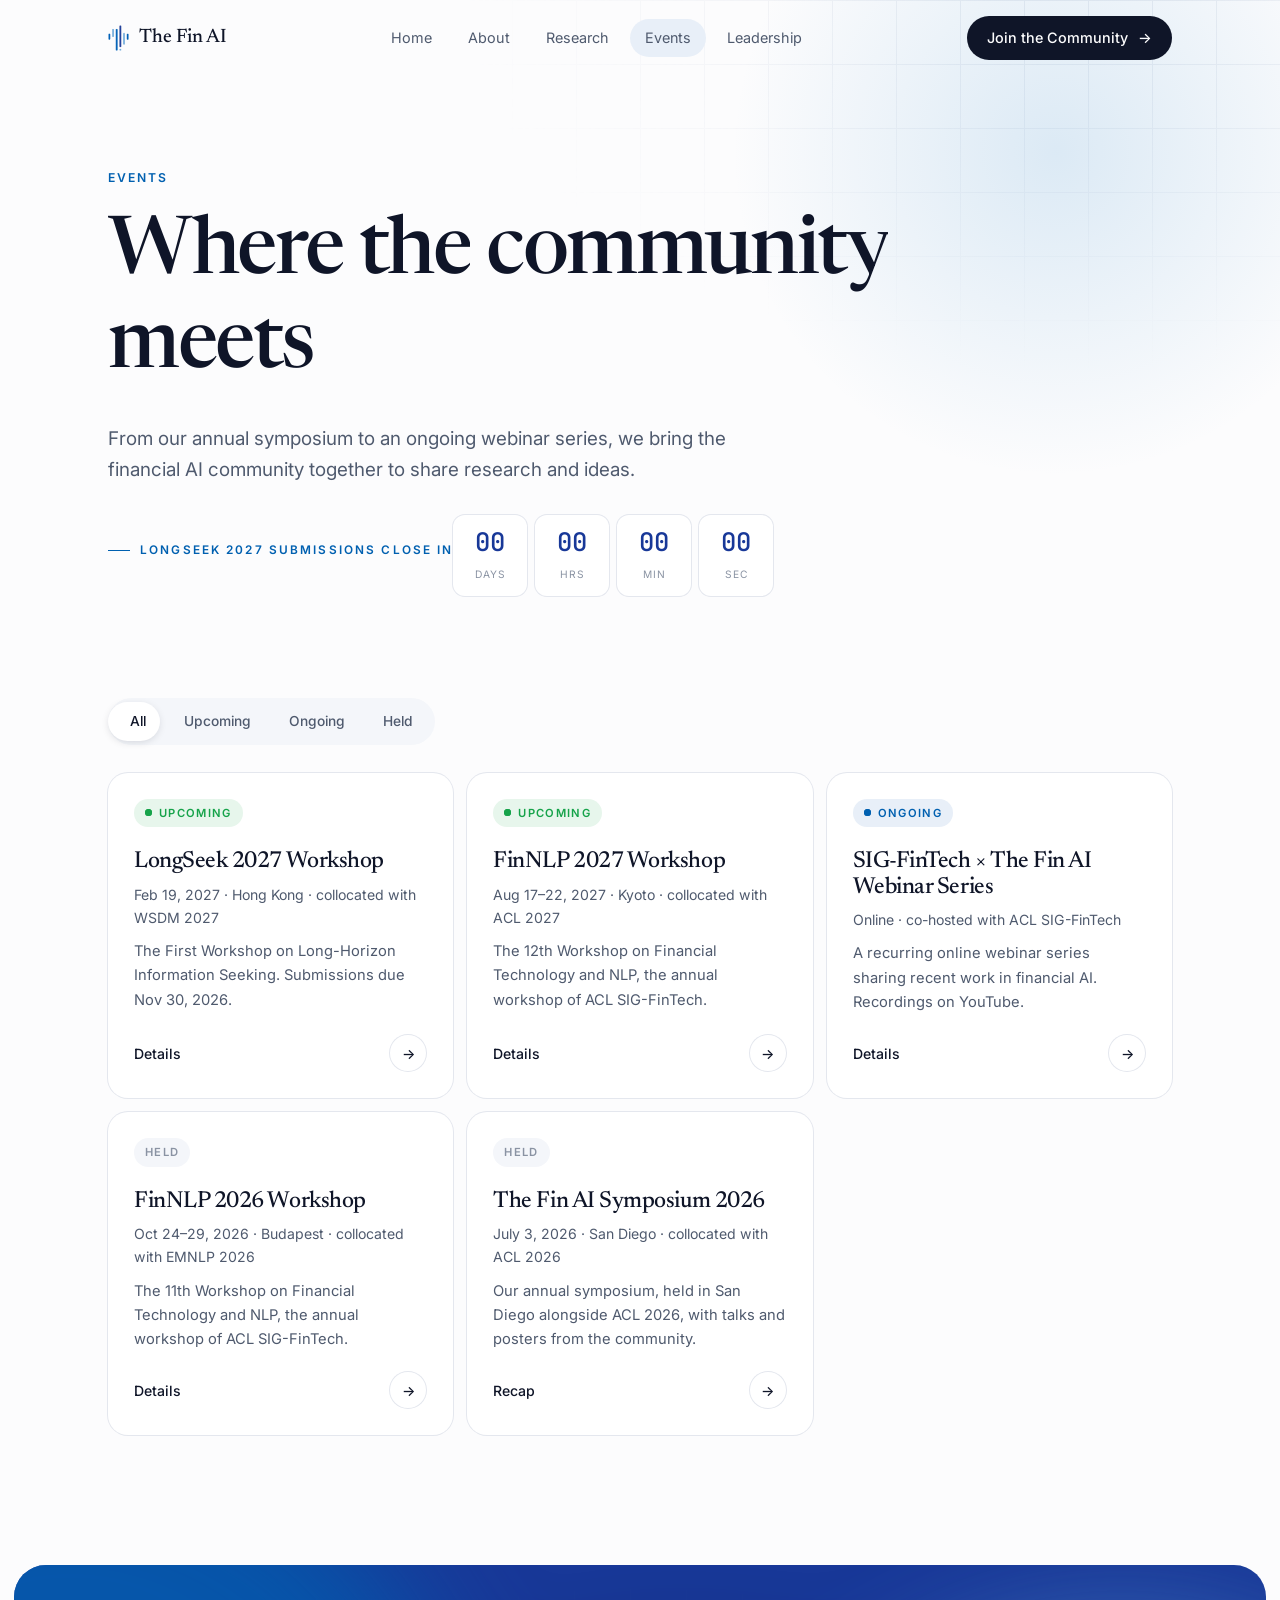
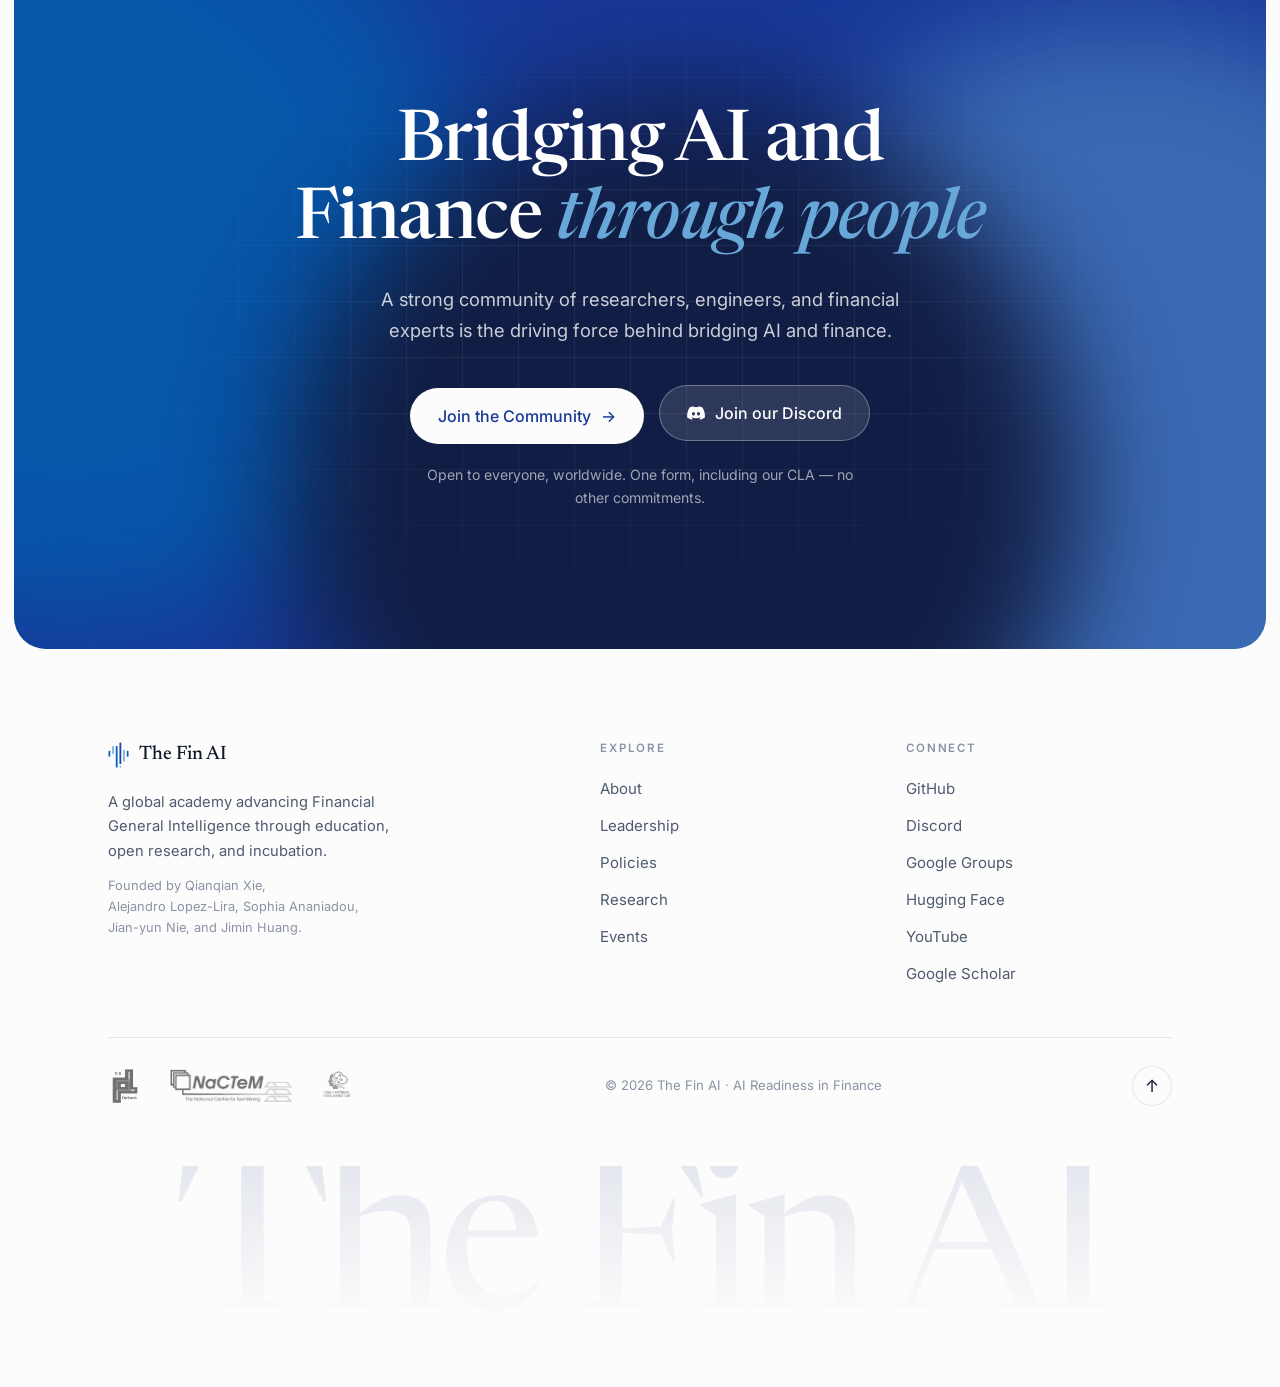
<file: events.html>
<!doctype html>
<html lang="en">
<head>
<meta charset="UTF-8" />
<meta name="viewport" content="width=device-width, initial-scale=1.0" />
<title>Events — The Fin AI</title>
<meta name="description" content="From our annual symposium to an ongoing webinar series, we bring the financial AI community together." />
<link rel="preconnect" href="https://fonts.googleapis.com" />
<link rel="preconnect" href="https://fonts.gstatic.com" crossorigin />
<link href="https://fonts.googleapis.com/css2?family=Newsreader:ital,opsz,wght@0,6..72,400;0,6..72,500;1,6..72,400&family=Inter:wght@400;500;600&family=JetBrains+Mono:wght@500&display=swap" rel="stylesheet" />
<link rel="stylesheet" href="./style.css" />
</head>
<body>
<div class="progress" id="progress"></div>

<header class="header" id="header">
  <div class="wrap nav">
    <a href="./index.html" class="brand"><img src="./images/finai-logo.png" alt="" />The Fin AI</a>
    <nav class="nav-links" id="navLinks"><span class="nav-pill"></span><a href="./index.html">Home</a><a href="./about.html">About</a><a href="./research.html">Research</a><a href="./events.html" aria-current="page">Events</a><a href="./leadership.html">Leadership</a></nav>
    <a class="btn magnetic join" href="https://docs.google.com/forms/d/e/1FAIpQLSdhSTm9zsw8XJlACJBf5gbYRWEPeJGQC3JXPoSF2ryxHLeIOQ/viewform?usp=header" target="_blank" rel="noreferrer">Join the Community <span class="arrow">→</span></a>
    <button class="burger" id="burger" aria-label="Menu"><span></span><span></span><span></span></button>
  </div>
</header>
<nav class="mobile-menu" id="mobileMenu"><a href="./index.html">Home</a><a href="./about.html">About</a><a href="./research.html">Research</a><a href="./events.html">Events</a><a href="./leadership.html">Leadership</a><a href="https://discord.gg/Wpt347rusk" target="_blank" rel="noreferrer">Discord ↗</a></nav>

<main>
<section class="page-head">
  <div class="wrap">
    <div class="crumb reveal-up"><span>Events</span></div>
    <h1 class="split">Where the community meets</h1>
    <p class="lead reveal-up" style="transition-delay:.45s">From our annual symposium to an ongoing webinar series, we bring the financial AI community together to share research and ideas.</p>
    <div class="reveal-up" style="transition-delay:.55s"><p class="kicker" style="margin-top:34px">LongSeek 2027 submissions close in</p><div class="countdown" data-until="2026-11-30T23:59:00-12:00"><div><b data-k="d">00</b><small>Days</small></div><div><b data-k="h">00</b><small>Hrs</small></div><div><b data-k="m">00</b><small>Min</small></div><div><b data-k="s">00</b><small>Sec</small></div></div></div>
  </div>
</section>

<section class="section" style="padding-top:30px">
  <div class="wrap">
    <div class="ev-filters" id="evFilters" data-reveal><span class="pill"></span>
      <button aria-pressed="true" data-f="all">All</button><button aria-pressed="false" data-f="upcoming">Upcoming</button><button aria-pressed="false" data-f="ongoing">Ongoing</button><button aria-pressed="false" data-f="held">Held</button>
    </div>
    <div class="events" id="evList"><a class="ev" data-k="upcoming" data-reveal style="--i:0" href="https://longseek-workshop.github.io/wsdm2027/" target="_blank" rel="noreferrer"><span class="tag upcoming"><span class="dot"></span>Upcoming</span><h3>LongSeek 2027 Workshop</h3><p class="when">Feb 19, 2027 · Hong Kong · collocated with WSDM 2027</p><p class=desc>The First Workshop on Long-Horizon Information Seeking. Submissions due Nov 30, 2026.</p><span class="go">Details<span class="circle">→</span></span></a><a class="ev" data-k="upcoming" data-reveal style="--i:1" href="https://sigfintech.github.io/finnlp2027/" target="_blank" rel="noreferrer"><span class="tag upcoming"><span class="dot"></span>Upcoming</span><h3>FinNLP 2027 Workshop</h3><p class="when">Aug 17–22, 2027 · Kyoto · collocated with ACL 2027</p><p class=desc>The 12th Workshop on Financial Technology and NLP, the annual workshop of ACL SIG-FinTech.</p><span class="go">Details<span class="circle">→</span></span></a><a class="ev" data-k="ongoing" data-reveal style="--i:2" href="./webinar-series.html"><span class="tag ongoing"><span class="dot"></span>Ongoing</span><h3>SIG-FinTech × The Fin AI Webinar Series</h3><p class="when">Online · co-hosted with ACL SIG-FinTech</p><p class=desc>A recurring online webinar series sharing recent work in financial AI. Recordings on YouTube.</p><span class="go">Details<span class="circle">→</span></span></a><a class="ev" data-k="held" data-reveal style="--i:3" href="./finnlp-2026.html"><span class="tag held">Held</span><h3>FinNLP 2026 Workshop</h3><p class="when">Oct 24–29, 2026 · Budapest · collocated with EMNLP 2026</p><p class=desc>The 11th Workshop on Financial Technology and NLP, the annual workshop of ACL SIG-FinTech.</p><span class="go">Details<span class="circle">→</span></span></a><a class="ev" data-k="held" data-reveal style="--i:4" href="./symposium-2026.html"><span class="tag held">Held</span><h3>The Fin AI Symposium 2026</h3><p class="when">July 3, 2026 · San Diego · collocated with ACL 2026</p><p class=desc>Our annual symposium, held in San Diego alongside ACL 2026, with talks and posters from the community.</p><span class="go">Recap<span class="circle">→</span></span></a></div>
  </div>
</section>

<section class="community" style="margin-bottom:0">
  <div class="mesh"><i></i><i></i><i></i></div>
  <div class="grid"></div>
  <div class="wrap" data-reveal>
    <h2>Bridging AI and Finance <em>through people</em></h2>
    <p>A strong community of researchers, engineers, and financial experts is the driving force behind bridging AI and finance.</p>
    <a class="btn btn--lg btn--light magnetic join" href="https://docs.google.com/forms/d/e/1FAIpQLSdhSTm9zsw8XJlACJBf5gbYRWEPeJGQC3JXPoSF2ryxHLeIOQ/viewform?usp=header" target="_blank" rel="noreferrer">Join the Community <span class="arrow">→</span></a>
    <a class="btn btn--lg btn--discord-dark magnetic join" href="https://discord.gg/Wpt347rusk" target="_blank" rel="noreferrer" style="margin-left:10px"><svg class="dc" viewBox="0 0 24 24" aria-hidden="true"><path fill="currentColor" d="M20.3 4.4A19.6 19.6 0 0 0 15.4 3l-.6 1.3a18 18 0 0 0-5.6 0L8.6 3a19.6 19.6 0 0 0-4.9 1.4C.6 9 0 13.6.3 18.1a19.8 19.8 0 0 0 6 3l1.3-2.1a12.8 12.8 0 0 1-2-1l.5-.4a14 14 0 0 0 11.9 0l.5.4c-.6.4-1.3.7-2 1l1.3 2.1a19.7 19.7 0 0 0 6-3c.5-5.2-.8-9.7-3.5-13.7ZM8.7 15.4c-1.2 0-2.1-1.1-2.1-2.4s.9-2.4 2.1-2.4 2.1 1.1 2.1 2.4-.9 2.4-2.1 2.4Zm6.6 0c-1.2 0-2.1-1.1-2.1-2.4s.9-2.4 2.1-2.4 2.1 1.1 2.1 2.4-.9 2.4-2.1 2.4Z"/></svg>Join our Discord</a>
    <p class="note">Open to everyone, worldwide. One form, including our CLA — no other commitments.</p>
  </div>
</section>
</main>

<footer class="footer">
  <div class="wrap">
    <div class="footer-top">
      <div class="footer-brand">
        <span class="brand"><img src="./images/finai-logo.png" alt="" />The Fin AI</span>
        <p class="footer-tagline">A global academy advancing Financial General Intelligence through education, open research, and incubation.</p>
        <p class="founders">Founded by <span>Qianqian Xie</span>, <span>Alejandro Lopez-Lira</span>, <span>Sophia Ananiadou</span>, <span>Jian-yun Nie</span>, and <span>Jimin Huang</span>.</p>
      </div>
      <nav><h4>Explore</h4><ul>
        <li><a href="./about.html">About</a></li><li><a href="./leadership.html">Leadership</a></li><li><a href="./policies.html">Policies</a></li><li><a href="./research.html">Research</a></li><li><a href="./events.html">Events</a></li>
      </ul></nav>
      <nav><h4>Connect</h4><ul>
        <li><a href="https://github.com/The-FinAI" target="_blank" rel="noreferrer">GitHub</a></li>
        <li><a href="https://discord.gg/Wpt347rusk" target="_blank" rel="noreferrer">Discord</a></li>
        <li><a href="https://groups.google.com/g/the-fin-ai" target="_blank" rel="noreferrer">Google Groups</a></li>
        <li><a href="https://huggingface.co/TheFinAI" target="_blank" rel="noreferrer">Hugging Face</a></li>
        <li><a href="https://www.youtube.com/@TheFinAI-g6j/featured" target="_blank" rel="noreferrer">YouTube</a></li>
        <li><a href="https://scholar.google.com/citations?hl=en&view_op=list_works&user=P3Mxb4kAAAAJ" target="_blank" rel="noreferrer">Google Scholar</a></li>
      </ul></nav>
    </div>
    <div class="footer-bottom">
      <div class="partners">
        <a href="https://sigfintech.github.io/" target="_blank" rel="noreferrer"><img src="./images/partner-sigfintech.png" alt="SIG FinTech" /></a>
        <a href="https://www.nactem.ac.uk/" target="_blank" rel="noreferrer"><img src="./images/partner-nactem.png" alt="NACTEM" /></a>
        <a href="#"><img src="./images/partner-3.png" alt="Cyber-Physical Intelligence Lab" /></a>
      </div>
      <span class="copy">© 2026 The Fin AI · AI Readiness in Finance</span>
      <a href="#" class="to-top" aria-label="Back to top">↑</a>
    </div>
    <div class="giant" aria-hidden="true">The Fin AI</div>
  </div>
</footer>

<script src="./site.js"></script>
<script>
(() => {
  const box = document.getElementById('evFilters'), pill = box.querySelector('.pill'), btns = [...box.querySelectorAll('button')];
  const place = b => { pill.style.width = b.offsetWidth + 'px'; pill.style.transform = `translateX(${b.offsetLeft - 4}px)`; };
  btns.forEach(b => b.addEventListener('click', () => {
    btns.forEach(x => x.setAttribute('aria-pressed', x === b)); place(b);
    document.querySelectorAll('#evList .ev').forEach(e => e.classList.toggle('dim', b.dataset.f !== 'all' && e.dataset.k !== b.dataset.f));
  }));
  requestAnimationFrame(() => place(btns[0])); document.fonts && document.fonts.ready.then(() => place(box.querySelector('[aria-pressed=true]')));
})();
</script>
</body>
</html>
</file>
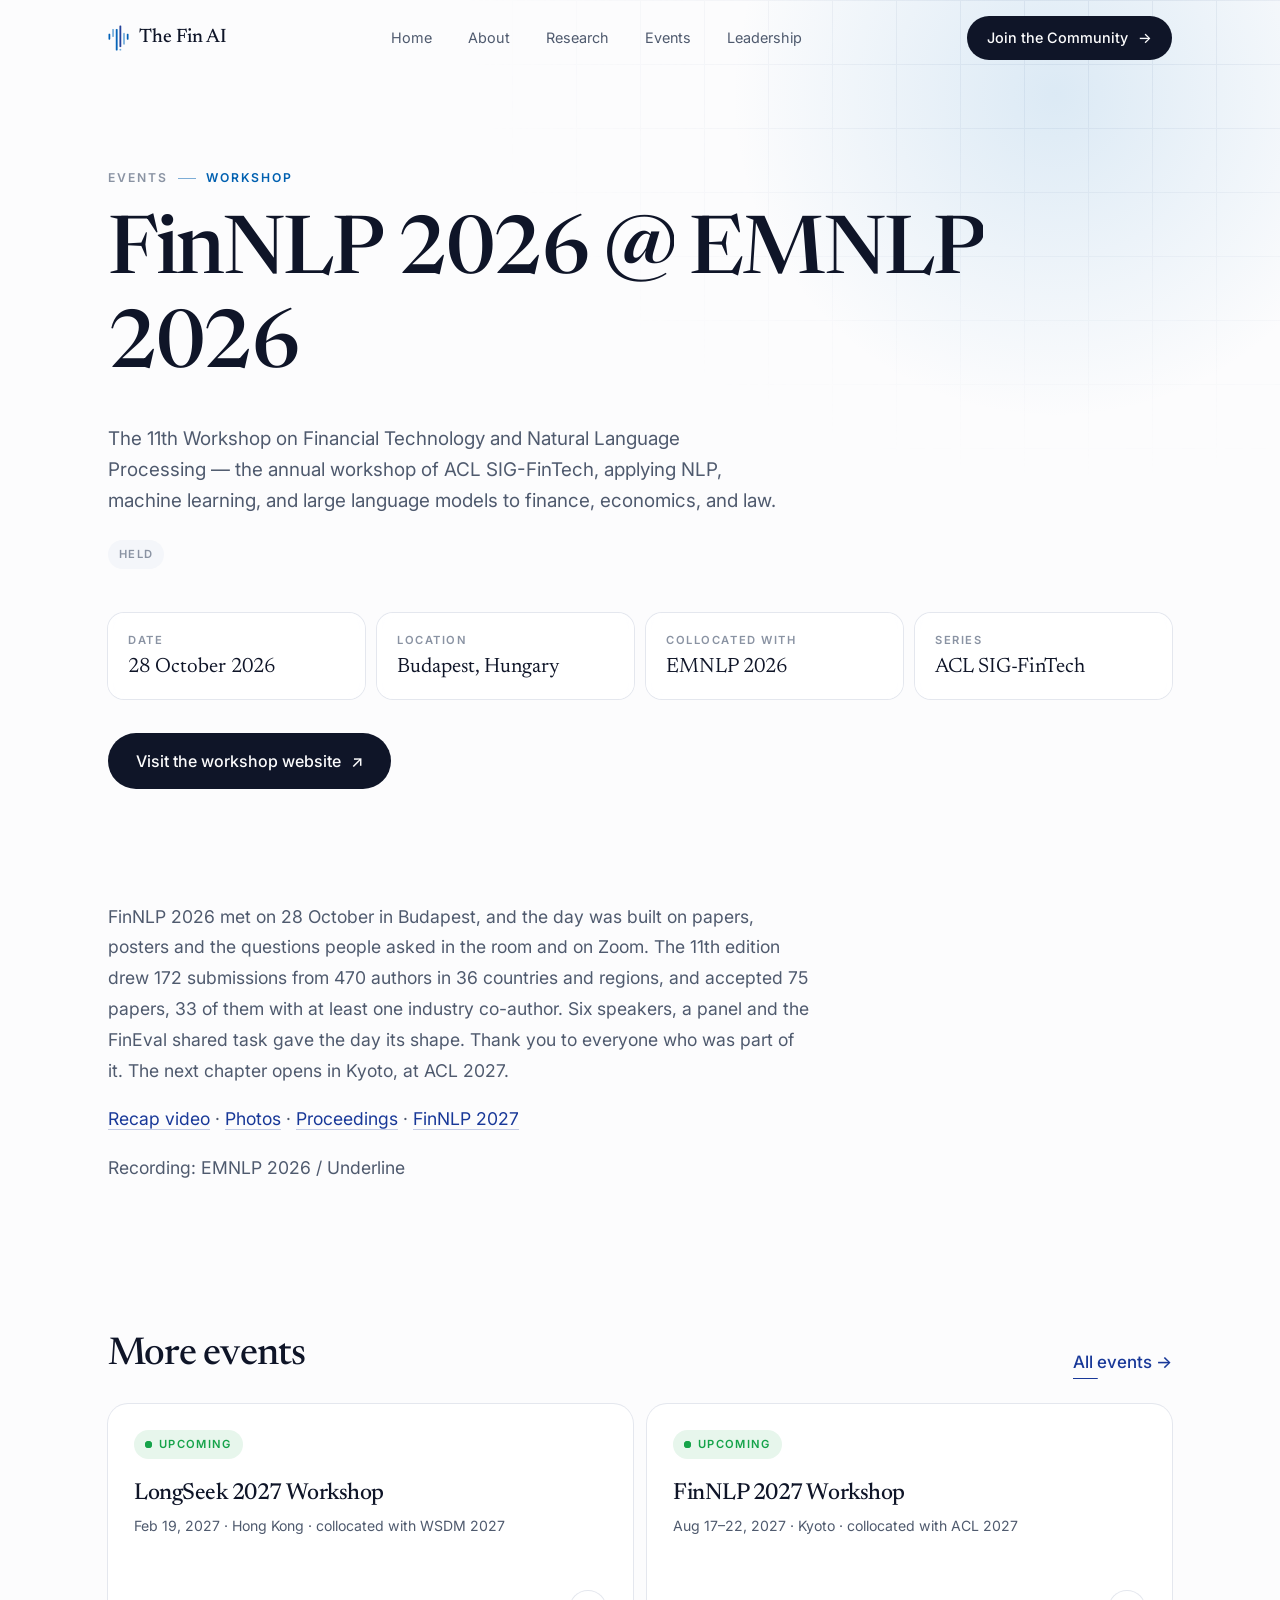
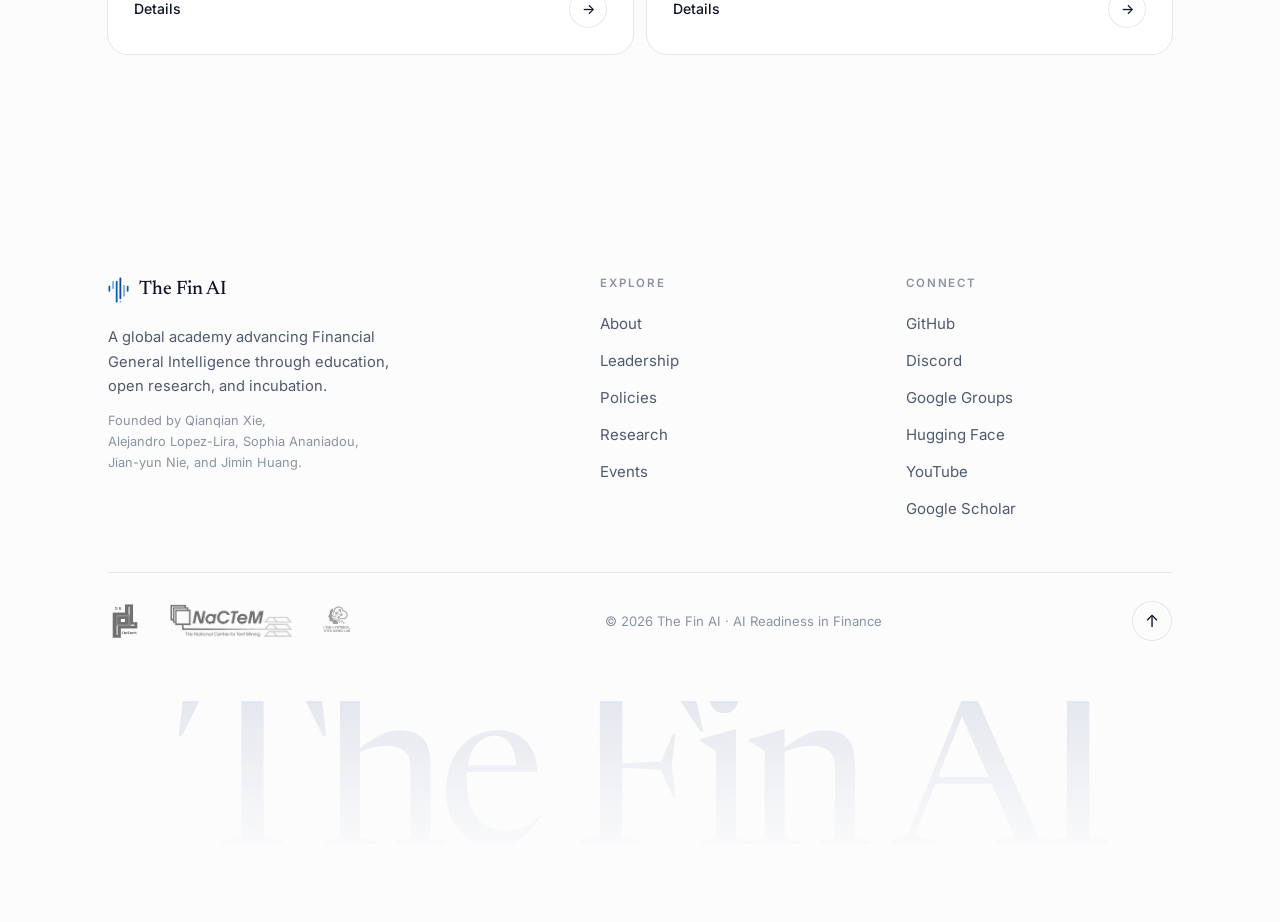
<file: finnlp-2026.html>
<!doctype html>
<html lang="en">
<head>
<meta charset="UTF-8" />
<meta name="viewport" content="width=device-width, initial-scale=1.0" />
<title>FinNLP 2026 @ EMNLP 2026 — The Fin AI</title>
<meta name="description" content="The 11th Workshop on Financial Technology and Natural Language Processing, collocated with EMNLP 2026 in Budapest." />
<link rel="preconnect" href="https://fonts.googleapis.com" />
<link rel="preconnect" href="https://fonts.gstatic.com" crossorigin />
<link href="https://fonts.googleapis.com/css2?family=Newsreader:ital,opsz,wght@0,6..72,400;0,6..72,500;1,6..72,400&family=Inter:wght@400;500;600&family=JetBrains+Mono:wght@500&display=swap" rel="stylesheet" />
<link rel="stylesheet" href="./style.css" />
</head>
<body>
<div class="progress" id="progress"></div>

<header class="header" id="header">
  <div class="wrap nav">
    <a href="./index.html" class="brand"><img src="./images/finai-logo.png" alt="" />The Fin AI</a>
    <nav class="nav-links" id="navLinks"><span class="nav-pill"></span><a href="./index.html">Home</a><a href="./about.html">About</a><a href="./research.html">Research</a><a href="./events.html">Events</a><a href="./leadership.html">Leadership</a></nav>
    <a class="btn magnetic join" href="https://docs.google.com/forms/d/e/1FAIpQLSdhSTm9zsw8XJlACJBf5gbYRWEPeJGQC3JXPoSF2ryxHLeIOQ/viewform?usp=header" target="_blank" rel="noreferrer">Join the Community <span class="arrow">→</span></a>
    <button class="burger" id="burger" aria-label="Menu"><span></span><span></span><span></span></button>
  </div>
</header>
<nav class="mobile-menu" id="mobileMenu"><a href="./index.html">Home</a><a href="./about.html">About</a><a href="./research.html">Research</a><a href="./events.html">Events</a><a href="./leadership.html">Leadership</a><a href="https://discord.gg/Wpt347rusk" target="_blank" rel="noreferrer">Discord ↗</a></nav>

<main>
<section class="page-head">
  <div class="wrap">
    <div class="crumb reveal-up"><a href="./events.html">Events</a><span class="sep"></span><span>Workshop</span></div>
    <h1 class="split">FinNLP 2026 @ EMNLP 2026</h1>
    <p class="lead reveal-up" style="transition-delay:.45s">The 11th Workshop on Financial Technology and Natural Language Processing — the annual workshop of ACL SIG-FinTech, applying NLP, machine learning, and large language models to finance, economics, and law.</p>
    <div class="reveal-up" style="transition-delay:.3s;margin-top:22px"><span class="status held">Held</span></div><div class="facts reveal-up" style="transition-delay:.6s"><div class="fact"><div class="k">Date</div><div class="v">28 October 2026</div></div><div class="fact"><div class="k">Location</div><div class="v">Budapest, Hungary</div></div><div class="fact"><div class="k">Collocated with</div><div class="v">EMNLP 2026</div></div><div class="fact"><div class="k">Series</div><div class="v">ACL SIG-FinTech</div></div></div><div class="actions reveal-up" style="transition-delay:.7s"><a class="btn btn--lg magnetic" href="https://sigfintech.github.io/finnlp2026/" target="_blank" rel="noreferrer">Visit the workshop website <span class="arrow">↗</span></a></div>
  </div>
</section>

<section class="section" style="padding-top:40px">
  <div class="wrap">
    <div class="prose" data-reveal>
      <p>FinNLP 2026 met on 28 October in Budapest, and the day was built on papers, posters and the questions people asked in the room and on Zoom. The 11th edition drew 172 submissions from 470 authors in 36 countries and regions, and accepted 75 papers, 33 of them with at least one industry co-author. Six speakers, a panel and the FinEval shared task gave the day its shape. Thank you to everyone who was part of it. The next chapter opens in Kyoto, at ACL 2027.</p>
      <p><a href="https://youtu.be/mKqp68an-qg" target="_blank" rel="noreferrer">Recap video</a> · <a href="https://sigfintech.github.io/finnlp2026/photos.html" target="_blank" rel="noreferrer">Photos</a> · <a href="https://aclanthology.org/volumes/2026.finnlp-1/" target="_blank" rel="noreferrer">Proceedings</a> · <a href="https://sigfintech.github.io/finnlp2027/" target="_blank" rel="noreferrer">FinNLP 2027</a></p>
      <p>Recording: EMNLP 2026 / Underline</p>
    </div>
  </div>
</section>

<section class="section" style="padding-top:20px">
  <div class="wrap">
    <div class="row-head" data-reveal><h2>More events</h2><a class="link-u" href="./events.html">All events →</a></div>
    <div class="events" style="grid-template-columns:repeat(2,1fr)"><a class="ev" data-k="upcoming" data-reveal style="--i:0" href="https://longseek-workshop.github.io/wsdm2027/" target="_blank" rel="noreferrer"><span class="tag upcoming"><span class="dot"></span>Upcoming</span><h3>LongSeek 2027 Workshop</h3><p class="when">Feb 19, 2027 · Hong Kong · collocated with WSDM 2027</p><span class="go">Details<span class="circle">→</span></span></a><a class="ev" data-k="upcoming" data-reveal style="--i:1" href="https://sigfintech.github.io/finnlp2027/" target="_blank" rel="noreferrer"><span class="tag upcoming"><span class="dot"></span>Upcoming</span><h3>FinNLP 2027 Workshop</h3><p class="when">Aug 17–22, 2027 · Kyoto · collocated with ACL 2027</p><span class="go">Details<span class="circle">→</span></span></a></div>
  </div>
</section>
</main>

<footer class="footer">
  <div class="wrap">
    <div class="footer-top">
      <div class="footer-brand">
        <span class="brand"><img src="./images/finai-logo.png" alt="" />The Fin AI</span>
        <p class="footer-tagline">A global academy advancing Financial General Intelligence through education, open research, and incubation.</p>
        <p class="founders">Founded by <span>Qianqian Xie</span>, <span>Alejandro Lopez-Lira</span>, <span>Sophia Ananiadou</span>, <span>Jian-yun Nie</span>, and <span>Jimin Huang</span>.</p>
      </div>
      <nav><h4>Explore</h4><ul>
        <li><a href="./about.html">About</a></li><li><a href="./leadership.html">Leadership</a></li><li><a href="./policies.html">Policies</a></li><li><a href="./research.html">Research</a></li><li><a href="./events.html">Events</a></li>
      </ul></nav>
      <nav><h4>Connect</h4><ul>
        <li><a href="https://github.com/The-FinAI" target="_blank" rel="noreferrer">GitHub</a></li>
        <li><a href="https://discord.gg/Wpt347rusk" target="_blank" rel="noreferrer">Discord</a></li>
        <li><a href="https://groups.google.com/g/the-fin-ai" target="_blank" rel="noreferrer">Google Groups</a></li>
        <li><a href="https://huggingface.co/TheFinAI" target="_blank" rel="noreferrer">Hugging Face</a></li>
        <li><a href="https://www.youtube.com/@TheFinAI-g6j/featured" target="_blank" rel="noreferrer">YouTube</a></li>
        <li><a href="https://scholar.google.com/citations?hl=en&view_op=list_works&user=P3Mxb4kAAAAJ" target="_blank" rel="noreferrer">Google Scholar</a></li>
      </ul></nav>
    </div>
    <div class="footer-bottom">
      <div class="partners">
        <a href="https://sigfintech.github.io/" target="_blank" rel="noreferrer"><img src="./images/partner-sigfintech.png" alt="SIG FinTech" /></a>
        <a href="https://www.nactem.ac.uk/" target="_blank" rel="noreferrer"><img src="./images/partner-nactem.png" alt="NACTEM" /></a>
        <a href="#"><img src="./images/partner-3.png" alt="Cyber-Physical Intelligence Lab" /></a>
      </div>
      <span class="copy">© 2026 The Fin AI · AI Readiness in Finance</span>
      <a href="#" class="to-top" aria-label="Back to top">↑</a>
    </div>
    <div class="giant" aria-hidden="true">The Fin AI</div>
  </div>
</footer>

<script src="./site.js"></script>
</body>
</html>
</file>
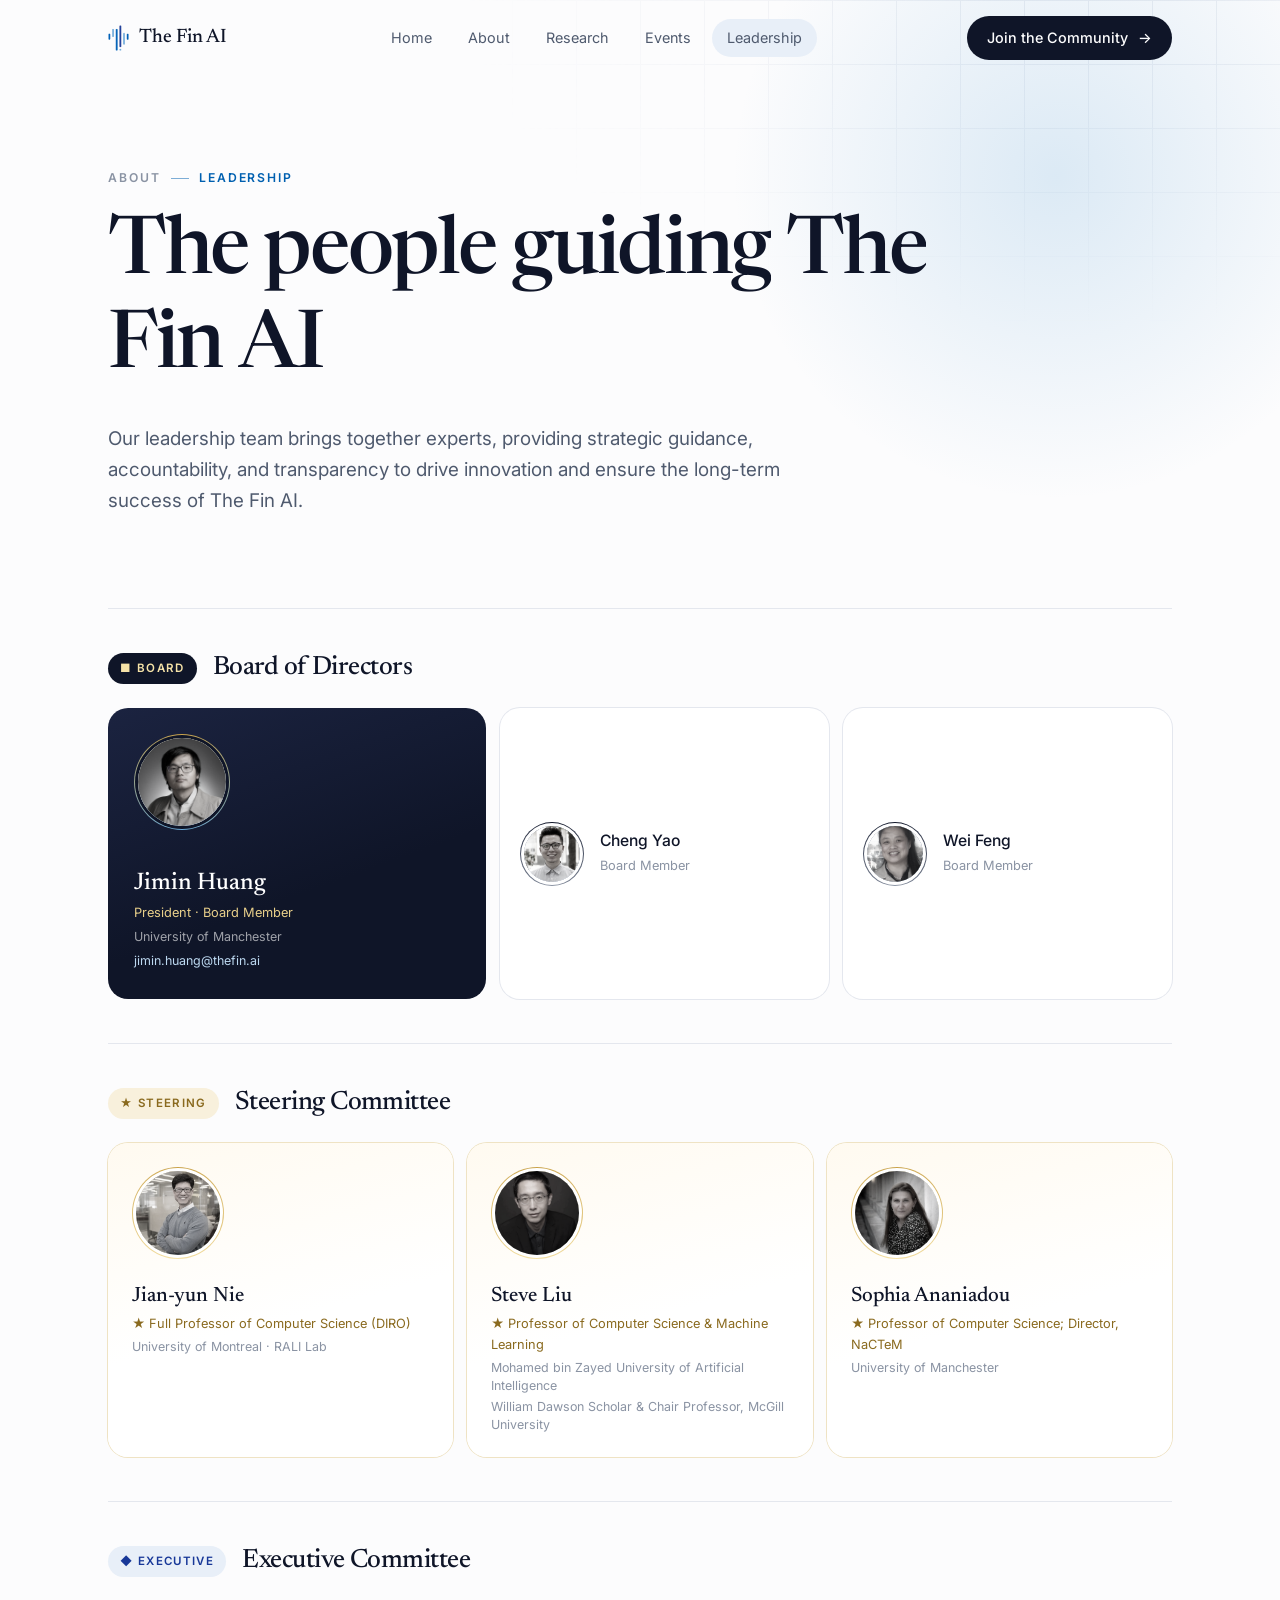
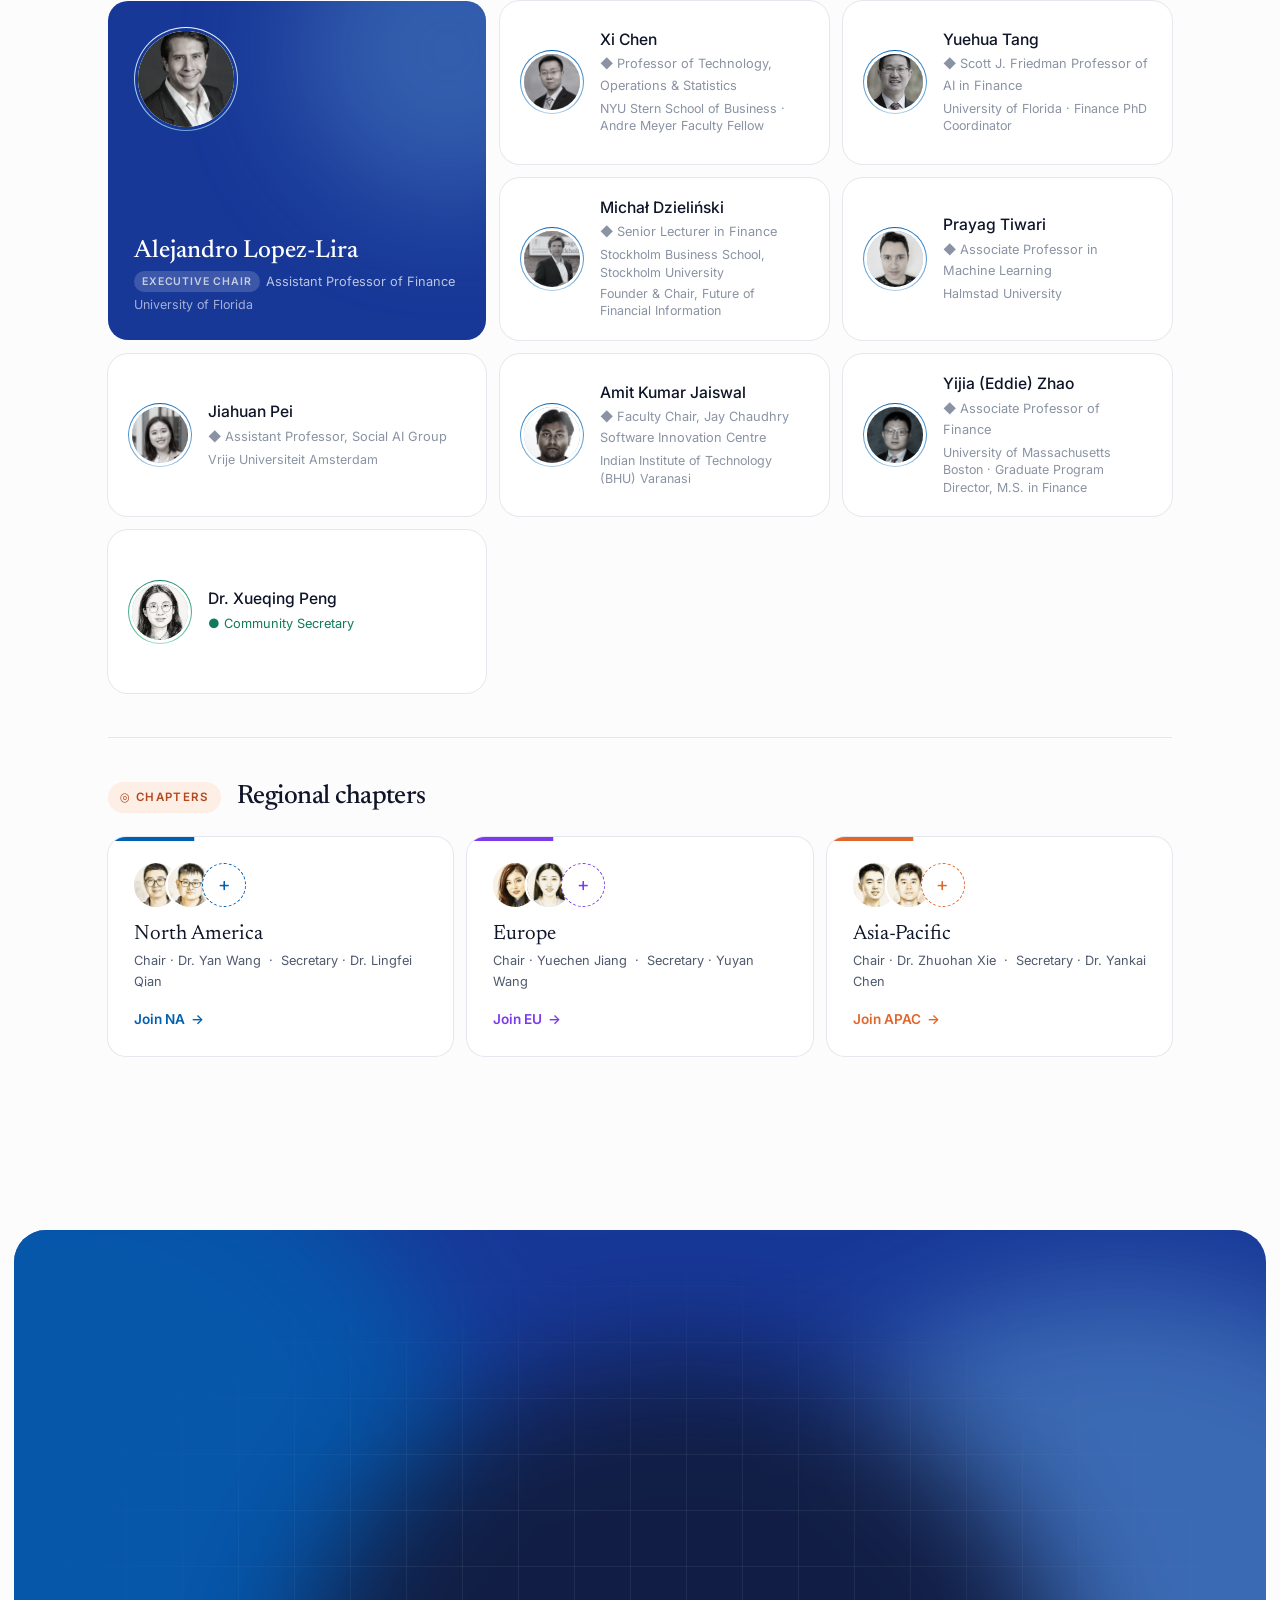
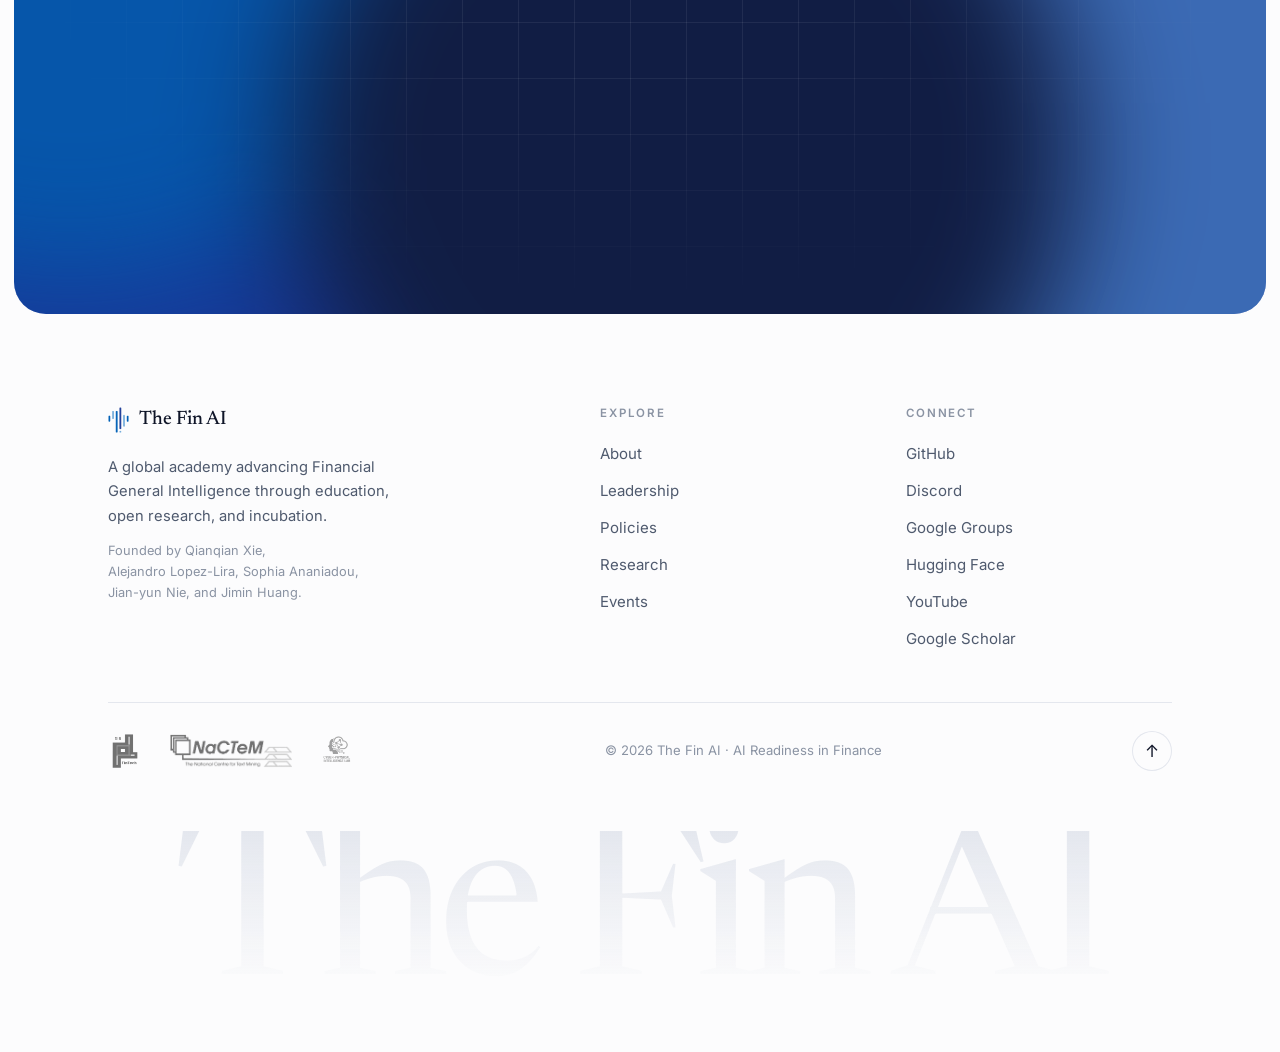
<file: leadership.html>
<!doctype html>
<html lang="en">
<head>
<meta charset="UTF-8" />
<meta name="viewport" content="width=device-width, initial-scale=1.0" />
<title>Leadership — The Fin AI</title>
<meta name="description" content="The Board of Directors, Steering Committee, Executive Committee, and regional chapters of The Fin AI." />
<link rel="preconnect" href="https://fonts.googleapis.com" />
<link rel="preconnect" href="https://fonts.gstatic.com" crossorigin />
<link href="https://fonts.googleapis.com/css2?family=Newsreader:ital,opsz,wght@0,6..72,400;0,6..72,500;1,6..72,400&family=Inter:wght@400;500;600&family=JetBrains+Mono:wght@500&display=swap" rel="stylesheet" />
<link rel="stylesheet" href="./style.css" />
</head>
<body>
<div class="progress" id="progress"></div>

<header class="header" id="header">
  <div class="wrap nav">
    <a href="./index.html" class="brand"><img src="./images/finai-logo.png" alt="" />The Fin AI</a>
    <nav class="nav-links" id="navLinks"><span class="nav-pill"></span><a href="./index.html">Home</a><a href="./about.html">About</a><a href="./research.html">Research</a><a href="./events.html">Events</a><a href="./leadership.html" aria-current="page">Leadership</a></nav>
    <a class="btn magnetic join" href="https://docs.google.com/forms/d/e/1FAIpQLSdhSTm9zsw8XJlACJBf5gbYRWEPeJGQC3JXPoSF2ryxHLeIOQ/viewform?usp=header" target="_blank" rel="noreferrer">Join the Community <span class="arrow">→</span></a>
    <button class="burger" id="burger" aria-label="Menu"><span></span><span></span><span></span></button>
  </div>
</header>
<nav class="mobile-menu" id="mobileMenu"><a href="./index.html">Home</a><a href="./about.html">About</a><a href="./research.html">Research</a><a href="./events.html">Events</a><a href="./leadership.html">Leadership</a><a href="https://discord.gg/Wpt347rusk" target="_blank" rel="noreferrer">Discord ↗</a></nav>

<main>
<section class="page-head">
  <div class="wrap">
    <div class="crumb reveal-up"><a href="./about.html">About</a><span class="sep"></span><span>Leadership</span></div>
    <h1 class="split">The people guiding The Fin AI</h1>
    <p class="lead reveal-up" style="transition-delay:.45s">Our leadership team brings together experts, providing strategic guidance, accountability, and transparency to drive innovation and ensure the long-term success of The Fin AI.</p>
    
  </div>
</section>

<section class="section" style="padding-top:20px">
  <div class="wrap tiers-wide">
    <div class="tier" data-reveal>
      <div class="tier-label"><span class="badge" style="background:var(--ink);color:#f6e3a8">■ Board</span><h3>Board of Directors</h3></div>
      <div class="board-grid"><div class="lcard lcard--pres" data-reveal style="--i:0"><div class="ring-photo"><div class="photo"><span class="initials">JH</span><img src="./images/jimin-huang.jpg" alt="Jimin Huang" loading="lazy" onerror="this.remove()"></div></div><div><div class="nm">Jimin Huang</div><div class="rl">President · Board Member</div><div class="org">University of Manchester</div><a class="mail" href="mailto:jimin.huang@thefin.ai">jimin.huang@thefin.ai</a></div></div><div class="lcard lcard--exec lcard--board" data-reveal style="--i:1"><div class="ring-photo"><div class="photo"><span class="initials">CY</span><img src="./images/cheng-yao.jpg" alt="Cheng Yao" loading="lazy" onerror="this.remove()"></div></div><div><div class="nm">Cheng Yao</div><div class="rl">Board Member</div></div></div><div class="lcard lcard--exec lcard--board" data-reveal style="--i:2"><div class="ring-photo"><div class="photo"><span class="initials">WF</span><img src="./images/wei-feng.jpg" alt="Wei Feng" loading="lazy" onerror="this.remove()"></div></div><div><div class="nm">Wei Feng</div><div class="rl">Board Member</div></div></div></div>
    </div>
    <div class="tier" data-reveal>
      <div class="tier-label"><span class="badge steer">★ Steering</span><h3>Steering Committee</h3></div>
      <div class="steer-grid"><div class="lcard lcard--steer" data-reveal style="--i:0"><div class="ring-photo"><div class="photo"><span class="initials">Jy</span><img src="./images/jian-yun-nie.jpg" alt="Jian-yun Nie" loading="lazy" onerror="this.remove()"></div></div><div><div class="nm">Jian-yun Nie</div><div class="rl">★ Full Professor of Computer Science (DIRO)</div><div class="org">University of Montreal · RALI Lab</div></div></div><div class="lcard lcard--steer" data-reveal style="--i:1"><div class="ring-photo"><div class="photo"><span class="initials">SL</span><img src="./images/steve-liu.jpg" alt="Steve Liu" loading="lazy" onerror="this.remove()"></div></div><div><div class="nm">Steve Liu</div><div class="rl">★ Professor of Computer Science &amp; Machine Learning</div><div class="org">Mohamed bin Zayed University of Artificial Intelligence</div><div class="org">William Dawson Scholar &amp; Chair Professor, McGill University</div></div></div><div class="lcard lcard--steer" data-reveal style="--i:2"><div class="ring-photo"><div class="photo"><span class="initials">SA</span><img src="./images/sophia-ananiadou.jpg" alt="Sophia Ananiadou" loading="lazy" onerror="this.remove()"></div></div><div><div class="nm">Sophia Ananiadou</div><div class="rl">★ Professor of Computer Science; Director, NaCTeM</div><div class="org">University of Manchester</div></div></div></div>
    </div>
    <div class="tier" data-reveal>
      <div class="tier-label"><span class="badge exec">◆ Executive</span><h3>Executive Committee</h3></div>
      <div class="exec-grid exec-grid--page"><div class="lcard lcard--chair" data-reveal style="--i:0"><div class="ring-photo"><div class="photo"><span class="initials">AL</span><img src="./images/alejandro-lopez-lira.jpg" alt="Alejandro Lopez-Lira" loading="lazy" onerror="this.remove()"></div></div><div><div class="nm">Alejandro Lopez-Lira</div><div class="rl"><span class="chip-s">Executive Chair</span>Assistant Professor of Finance</div><div class="org">University of Florida</div></div></div><div class="lcard lcard--exec" data-reveal style="--i:1"><div class="ring-photo"><div class="photo"><span class="initials">XC</span><img src="./images/xi-chen.jpg" alt="Xi Chen" loading="lazy" onerror="this.remove()"></div></div><div><div class="nm">Xi Chen</div><div class="rl">◆ Professor of Technology, Operations &amp; Statistics</div><div class="org">NYU Stern School of Business · Andre Meyer Faculty Fellow</div></div></div><div class="lcard lcard--exec" data-reveal style="--i:2"><div class="ring-photo"><div class="photo"><span class="initials">YT</span><img src="./images/yuehua-tang.jpg" alt="Yuehua Tang" loading="lazy" onerror="this.remove()"></div></div><div><div class="nm">Yuehua Tang</div><div class="rl">◆ Scott J. Friedman Professor of AI in Finance</div><div class="org">University of Florida · Finance PhD Coordinator</div></div></div><div class="lcard lcard--exec" data-reveal style="--i:3"><div class="ring-photo"><div class="photo"><span class="initials">MD</span><img src="./images/michal-dzielinski.jpg" alt="Michał Dzieliński" loading="lazy" onerror="this.remove()"></div></div><div><div class="nm">Michał Dzieliński</div><div class="rl">◆ Senior Lecturer in Finance</div><div class="org">Stockholm Business School, Stockholm University</div><div class="org">Founder &amp; Chair, Future of Financial Information</div></div></div><div class="lcard lcard--exec" data-reveal style="--i:4"><div class="ring-photo"><div class="photo"><span class="initials">PT</span><img src="./images/prayag-tiwari.jpg" alt="Prayag Tiwari" loading="lazy" onerror="this.remove()"></div></div><div><div class="nm">Prayag Tiwari</div><div class="rl">◆ Associate Professor in Machine Learning</div><div class="org">Halmstad University</div></div></div><div class="lcard lcard--exec" data-reveal style="--i:5"><div class="ring-photo"><div class="photo"><span class="initials">JP</span><img src="./images/jiahuan-pei.jpg" alt="Jiahuan Pei" loading="lazy" onerror="this.remove()"></div></div><div><div class="nm">Jiahuan Pei</div><div class="rl">◆ Assistant Professor, Social AI Group</div><div class="org">Vrije Universiteit Amsterdam</div></div></div><div class="lcard lcard--exec" data-reveal style="--i:6"><div class="ring-photo"><div class="photo"><span class="initials">AJ</span><img src="./images/amit-kumar-jaiswal.jpg" alt="Amit Kumar Jaiswal" loading="lazy" onerror="this.remove()"></div></div><div><div class="nm">Amit Kumar Jaiswal</div><div class="rl">◆ Faculty Chair, Jay Chaudhry Software Innovation Centre</div><div class="org">Indian Institute of Technology (BHU) Varanasi</div></div></div><div class="lcard lcard--exec" data-reveal style="--i:7"><div class="ring-photo"><div class="photo"><span class="initials">YZ</span><img src="./images/yijia-zhao.jpg" alt="Yijia (Eddie) Zhao" loading="lazy" onerror="this.remove()"></div></div><div><div class="nm">Yijia (Eddie) Zhao</div><div class="rl">◆ Associate Professor of Finance</div><div class="org">University of Massachusetts Boston · Graduate Program Director, M.S. in Finance</div></div></div><div class="lcard lcard--exec lcard--comm" data-reveal style="--i:8"><div class="ring-photo"><div class="photo"><span class="initials">XP</span><img src="./images/xueqing-peng.jpg" alt="Dr. Xueqing Peng" loading="lazy" onerror="this.remove()"></div></div><div><div class="nm">Dr. Xueqing Peng</div><div class="rl">● Community Secretary</div></div></div></div>
    </div>
    <div class="tier" data-reveal>
      <div class="tier-label"><span class="badge" style="background:#fdeee6;color:#b4471c">◎ Chapters</span><h3>Regional chapters</h3></div>
      <div class="ch-list"><div class="chapter" style="--rc:#0060b0;--i:0" data-reveal><div class="avs"><div class="photo"><span class="initials">YW</span><img src="./images/yan-wang.jpg" alt="Dr. Yan Wang" loading="lazy" onerror="this.remove()"></div><div class="photo"><span class="initials">LQ</span><img src="./images/lingfei-qian.jpg" alt="Dr. Lingfei Qian" loading="lazy" onerror="this.remove()"></div><span class="you" title="This seat could be yours">+</span></div><div><div class="ch-name">North America</div><div class="ch-leads">Chair · Dr. Yan Wang &nbsp;·&nbsp; Secretary · Dr. Lingfei Qian</div></div><a class="ch-join join" href="https://docs.google.com/forms/d/e/1FAIpQLSdhSTm9zsw8XJlACJBf5gbYRWEPeJGQC3JXPoSF2ryxHLeIOQ/viewform?usp=header" target="_blank" rel="noreferrer">Join NA <span class="arrow">→</span></a></div><div class="chapter" style="--rc:#7c3aed;--i:1" data-reveal><div class="avs"><div class="photo"><span class="initials">YJ</span><img src="./images/yuechen-jiang.jpg" alt="Yuechen Jiang" loading="lazy" onerror="this.remove()"></div><div class="photo"><span class="initials">YW</span><img src="./images/yuyan-wang.jpg" alt="Yuyan Wang" loading="lazy" onerror="this.remove()"></div><span class="you" title="This seat could be yours">+</span></div><div><div class="ch-name">Europe</div><div class="ch-leads">Chair · Yuechen Jiang &nbsp;·&nbsp; Secretary · Yuyan Wang</div></div><a class="ch-join join" href="https://docs.google.com/forms/d/e/1FAIpQLSdhSTm9zsw8XJlACJBf5gbYRWEPeJGQC3JXPoSF2ryxHLeIOQ/viewform?usp=header" target="_blank" rel="noreferrer">Join EU <span class="arrow">→</span></a></div><div class="chapter" style="--rc:#e0662b;--i:2" data-reveal><div class="avs"><div class="photo"><span class="initials">ZX</span><img src="./images/zhuohan-xie.jpg" alt="Dr. Zhuohan Xie" loading="lazy" onerror="this.remove()"></div><div class="photo"><span class="initials">YC</span><img src="./images/yankai-chen.jpg" alt="Dr. Yankai Chen" loading="lazy" onerror="this.remove()"></div><span class="you" title="This seat could be yours">+</span></div><div><div class="ch-name">Asia-Pacific</div><div class="ch-leads">Chair · Dr. Zhuohan Xie &nbsp;·&nbsp; Secretary · Dr. Yankai Chen</div></div><a class="ch-join join" href="https://docs.google.com/forms/d/e/1FAIpQLSdhSTm9zsw8XJlACJBf5gbYRWEPeJGQC3JXPoSF2ryxHLeIOQ/viewform?usp=header" target="_blank" rel="noreferrer">Join APAC <span class="arrow">→</span></a></div></div>
    </div>
  </div>
</section>

<section class="community" style="margin-bottom:0">
  <div class="mesh"><i></i><i></i><i></i></div>
  <div class="grid"></div>
  <div class="wrap" data-reveal>
    <h2>Bridging AI and Finance <em>through people</em></h2>
    <p>A strong community of researchers, engineers, and financial experts is the driving force behind bridging AI and finance.</p>
    <a class="btn btn--lg btn--light magnetic join" href="https://docs.google.com/forms/d/e/1FAIpQLSdhSTm9zsw8XJlACJBf5gbYRWEPeJGQC3JXPoSF2ryxHLeIOQ/viewform?usp=header" target="_blank" rel="noreferrer">Join the Community <span class="arrow">→</span></a>
    <a class="btn btn--lg btn--discord-dark magnetic join" href="https://discord.gg/Wpt347rusk" target="_blank" rel="noreferrer" style="margin-left:10px"><svg class="dc" viewBox="0 0 24 24" aria-hidden="true"><path fill="currentColor" d="M20.3 4.4A19.6 19.6 0 0 0 15.4 3l-.6 1.3a18 18 0 0 0-5.6 0L8.6 3a19.6 19.6 0 0 0-4.9 1.4C.6 9 0 13.6.3 18.1a19.8 19.8 0 0 0 6 3l1.3-2.1a12.8 12.8 0 0 1-2-1l.5-.4a14 14 0 0 0 11.9 0l.5.4c-.6.4-1.3.7-2 1l1.3 2.1a19.7 19.7 0 0 0 6-3c.5-5.2-.8-9.7-3.5-13.7ZM8.7 15.4c-1.2 0-2.1-1.1-2.1-2.4s.9-2.4 2.1-2.4 2.1 1.1 2.1 2.4-.9 2.4-2.1 2.4Zm6.6 0c-1.2 0-2.1-1.1-2.1-2.4s.9-2.4 2.1-2.4 2.1 1.1 2.1 2.4-.9 2.4-2.1 2.4Z"/></svg>Join our Discord</a>
    <p class="note">Open to everyone, worldwide. One form, including our CLA — no other commitments.</p>
  </div>
</section>
</main>

<footer class="footer">
  <div class="wrap">
    <div class="footer-top">
      <div class="footer-brand">
        <span class="brand"><img src="./images/finai-logo.png" alt="" />The Fin AI</span>
        <p class="footer-tagline">A global academy advancing Financial General Intelligence through education, open research, and incubation.</p>
        <p class="founders">Founded by <span>Qianqian Xie</span>, <span>Alejandro Lopez-Lira</span>, <span>Sophia Ananiadou</span>, <span>Jian-yun Nie</span>, and <span>Jimin Huang</span>.</p>
      </div>
      <nav><h4>Explore</h4><ul>
        <li><a href="./about.html">About</a></li><li><a href="./leadership.html">Leadership</a></li><li><a href="./policies.html">Policies</a></li><li><a href="./research.html">Research</a></li><li><a href="./events.html">Events</a></li>
      </ul></nav>
      <nav><h4>Connect</h4><ul>
        <li><a href="https://github.com/The-FinAI" target="_blank" rel="noreferrer">GitHub</a></li>
        <li><a href="https://discord.gg/Wpt347rusk" target="_blank" rel="noreferrer">Discord</a></li>
        <li><a href="https://groups.google.com/g/the-fin-ai" target="_blank" rel="noreferrer">Google Groups</a></li>
        <li><a href="https://huggingface.co/TheFinAI" target="_blank" rel="noreferrer">Hugging Face</a></li>
        <li><a href="https://www.youtube.com/@TheFinAI-g6j/featured" target="_blank" rel="noreferrer">YouTube</a></li>
        <li><a href="https://scholar.google.com/citations?hl=en&view_op=list_works&user=P3Mxb4kAAAAJ" target="_blank" rel="noreferrer">Google Scholar</a></li>
      </ul></nav>
    </div>
    <div class="footer-bottom">
      <div class="partners">
        <a href="https://sigfintech.github.io/" target="_blank" rel="noreferrer"><img src="./images/partner-sigfintech.png" alt="SIG FinTech" /></a>
        <a href="https://www.nactem.ac.uk/" target="_blank" rel="noreferrer"><img src="./images/partner-nactem.png" alt="NACTEM" /></a>
        <a href="#"><img src="./images/partner-3.png" alt="Cyber-Physical Intelligence Lab" /></a>
      </div>
      <span class="copy">© 2026 The Fin AI · AI Readiness in Finance</span>
      <a href="#" class="to-top" aria-label="Back to top">↑</a>
    </div>
    <div class="giant" aria-hidden="true">The Fin AI</div>
  </div>
</footer>

<script src="./site.js"></script>
</body>
</html>
</file>
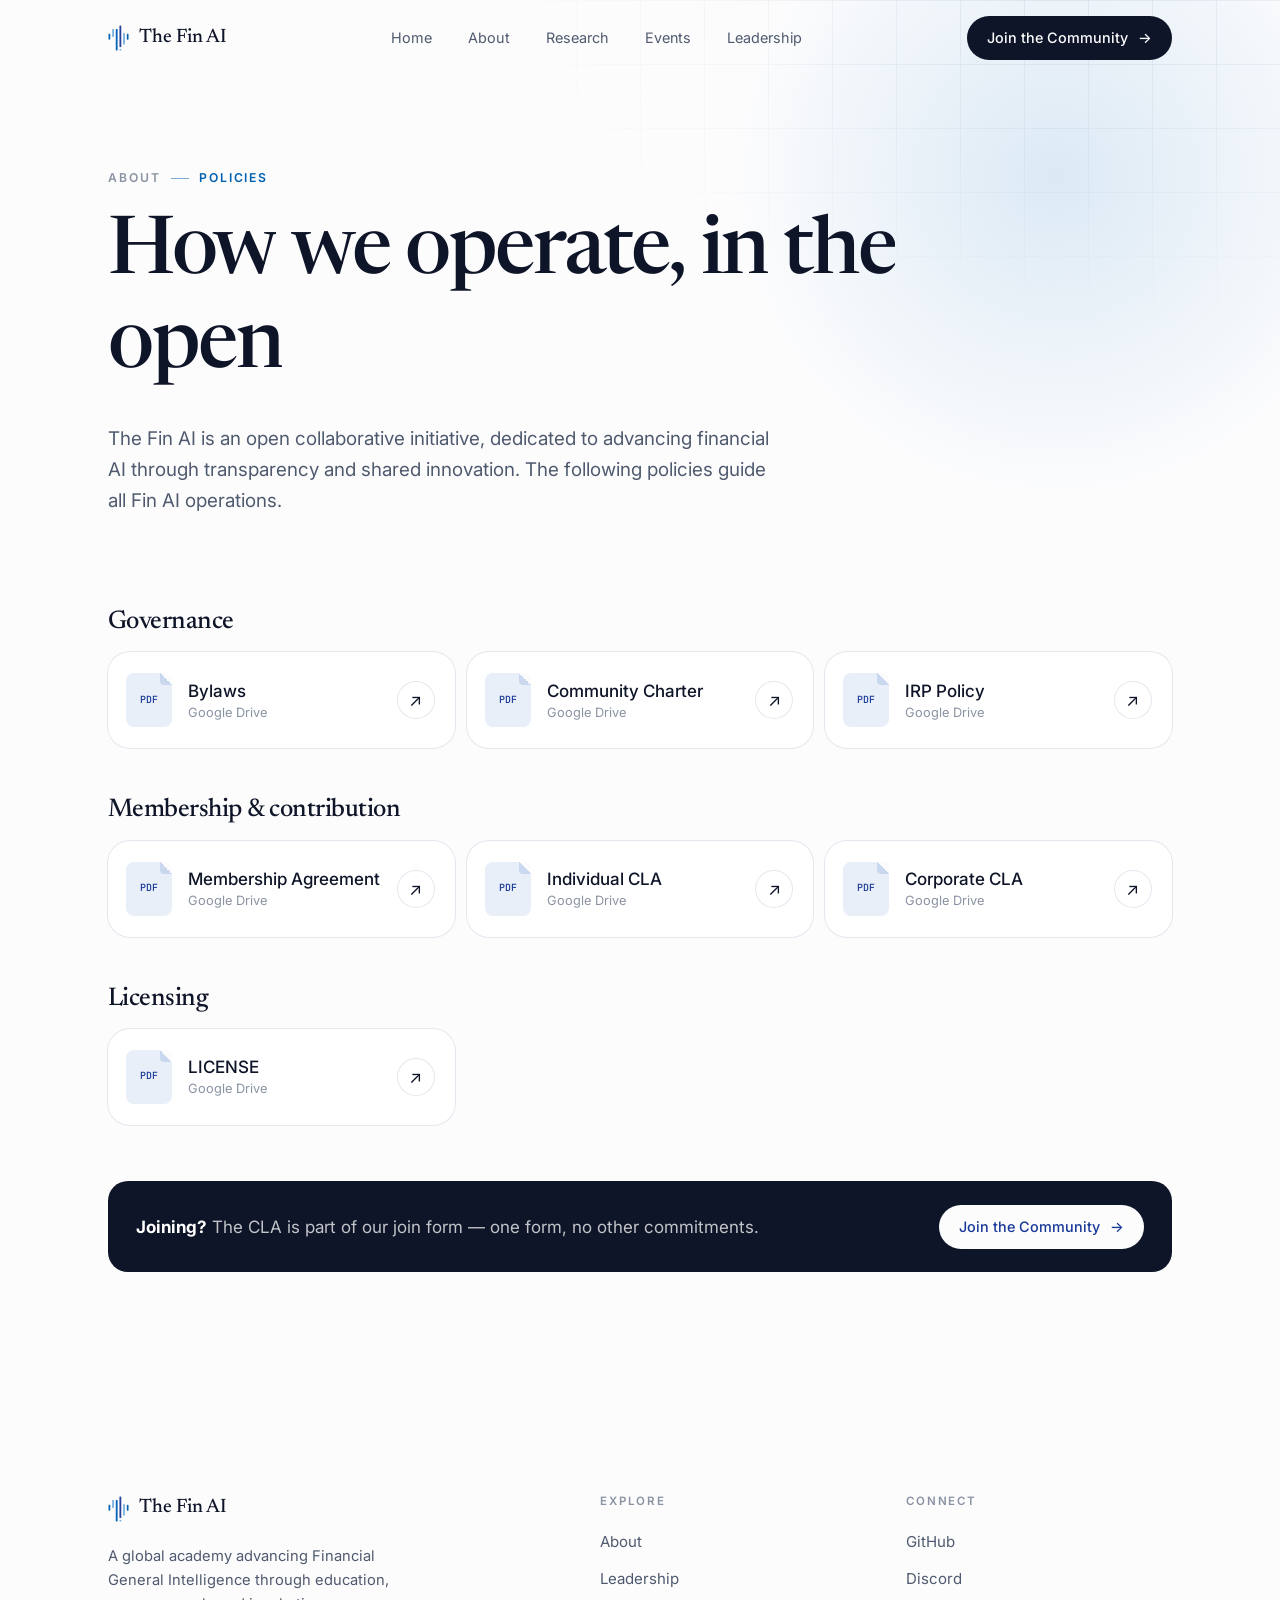
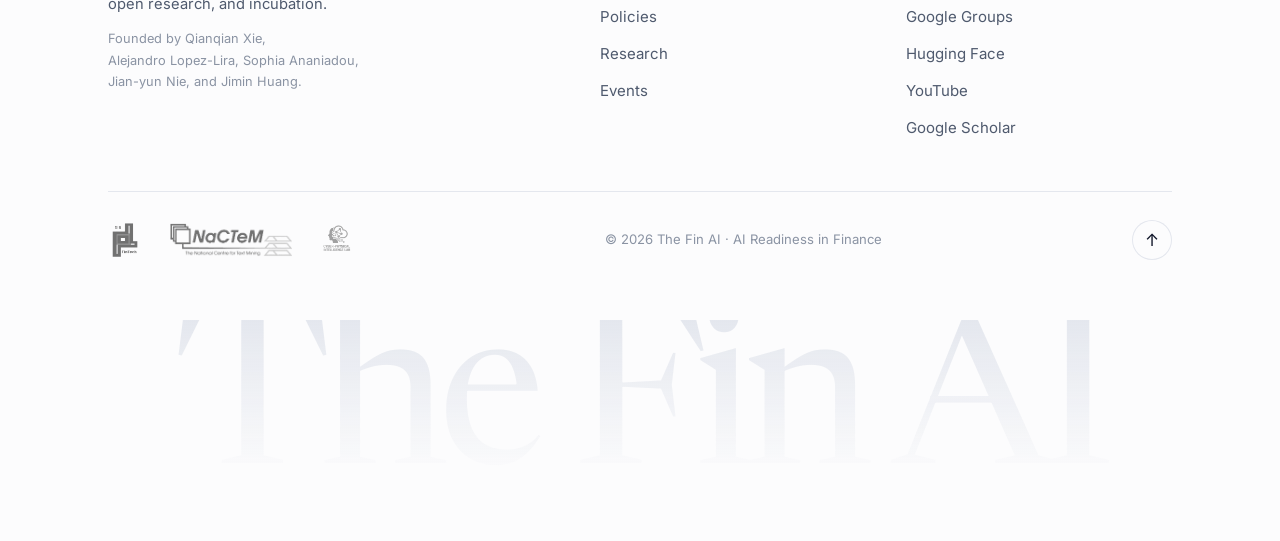
<file: policies.html>
<!doctype html>
<html lang="en">
<head>
<meta charset="UTF-8" />
<meta name="viewport" content="width=device-width, initial-scale=1.0" />
<title>Policies — The Fin AI</title>
<meta name="description" content="The policies that guide all Fin AI operations: bylaws, community charter, membership agreement, CLAs, and licensing." />
<link rel="preconnect" href="https://fonts.googleapis.com" />
<link rel="preconnect" href="https://fonts.gstatic.com" crossorigin />
<link href="https://fonts.googleapis.com/css2?family=Newsreader:ital,opsz,wght@0,6..72,400;0,6..72,500;1,6..72,400&family=Inter:wght@400;500;600&family=JetBrains+Mono:wght@500&display=swap" rel="stylesheet" />
<link rel="stylesheet" href="./style.css" />
</head>
<body>
<div class="progress" id="progress"></div>

<header class="header" id="header">
  <div class="wrap nav">
    <a href="./index.html" class="brand"><img src="./images/finai-logo.png" alt="" />The Fin AI</a>
    <nav class="nav-links" id="navLinks"><span class="nav-pill"></span><a href="./index.html">Home</a><a href="./about.html">About</a><a href="./research.html">Research</a><a href="./events.html">Events</a><a href="./leadership.html">Leadership</a></nav>
    <a class="btn magnetic join" href="https://docs.google.com/forms/d/e/1FAIpQLSdhSTm9zsw8XJlACJBf5gbYRWEPeJGQC3JXPoSF2ryxHLeIOQ/viewform?usp=header" target="_blank" rel="noreferrer">Join the Community <span class="arrow">→</span></a>
    <button class="burger" id="burger" aria-label="Menu"><span></span><span></span><span></span></button>
  </div>
</header>
<nav class="mobile-menu" id="mobileMenu"><a href="./index.html">Home</a><a href="./about.html">About</a><a href="./research.html">Research</a><a href="./events.html">Events</a><a href="./leadership.html">Leadership</a><a href="https://discord.gg/Wpt347rusk" target="_blank" rel="noreferrer">Discord ↗</a></nav>

<main>
<section class="page-head">
  <div class="wrap">
    <div class="crumb reveal-up"><a href="./about.html">About</a><span class="sep"></span><span>Policies</span></div>
    <h1 class="split">How we operate, in the open</h1>
    <p class="lead reveal-up" style="transition-delay:.45s">The Fin AI is an open collaborative initiative, dedicated to advancing financial AI through transparency and shared innovation. The following policies guide all Fin AI operations.</p>
    
  </div>
</section>

<section class="section" style="padding-top:20px">
  <div class="wrap">
    <div class="doc-groups"><div class="doc-group"><h2 data-reveal>Governance</h2><div class="docs"><a class="doc spot" data-reveal style="--i:0" href="https://drive.google.com/file/d/1zrG9Y78ytUr7UT8LWi8C1Q24r7fD3v1s/view?usp=sharing" target="_blank" rel="noreferrer"><span class="ico">PDF</span><span class="dt">Bylaws<small>Google Drive</small></span><span class="circle-go">↗</span></a><a class="doc spot" data-reveal style="--i:1" href="https://drive.google.com/file/d/1lUEN1HcP8rwUh9qU1zNmv__yrg6DKRur/view?usp=sharing" target="_blank" rel="noreferrer"><span class="ico">PDF</span><span class="dt">Community Charter<small>Google Drive</small></span><span class="circle-go">↗</span></a><a class="doc spot" data-reveal style="--i:2" href="https://drive.google.com/file/d/1EywNyBEfBh8Kp3DO3CYeZ00GIPWXbN4j/view?usp=sharing" target="_blank" rel="noreferrer"><span class="ico">PDF</span><span class="dt">IRP Policy<small>Google Drive</small></span><span class="circle-go">↗</span></a></div></div><div class="doc-group"><h2 data-reveal>Membership &amp; contribution</h2><div class="docs"><a class="doc spot" data-reveal style="--i:0" href="https://drive.google.com/file/d/1P20zpKHmwasuNqVs9G2S9Vz7YSjwVYK_/view?usp=sharing" target="_blank" rel="noreferrer"><span class="ico">PDF</span><span class="dt">Membership Agreement<small>Google Drive</small></span><span class="circle-go">↗</span></a><a class="doc spot" data-reveal style="--i:1" href="https://drive.google.com/file/d/1zTbYu3gJqctwZnyXipRP67CSM2zdxsu8/view?usp=sharing" target="_blank" rel="noreferrer"><span class="ico">PDF</span><span class="dt">Individual CLA<small>Google Drive</small></span><span class="circle-go">↗</span></a><a class="doc spot" data-reveal style="--i:2" href="https://drive.google.com/file/d/1_UYoP4m04nlmm9ZktPQF_zzklW19sgQh/view?usp=sharing" target="_blank" rel="noreferrer"><span class="ico">PDF</span><span class="dt">Corporate CLA<small>Google Drive</small></span><span class="circle-go">↗</span></a></div></div><div class="doc-group"><h2 data-reveal>Licensing</h2><div class="docs"><a class="doc spot" data-reveal style="--i:0" href="https://drive.google.com/file/d/1Zhl_YqiAVEhsnv9dksuXmYQ4l1ISmi_b/view?usp=sharing" target="_blank" rel="noreferrer"><span class="ico">PDF</span><span class="dt">LICENSE<small>Google Drive</small></span><span class="circle-go">↗</span></a></div></div></div>
    <div class="callout" data-reveal><p><b>Joining?</b> The CLA is part of our join form — one form, no other commitments.</p><a class="btn btn--light magnetic join" href="https://docs.google.com/forms/d/e/1FAIpQLSdhSTm9zsw8XJlACJBf5gbYRWEPeJGQC3JXPoSF2ryxHLeIOQ/viewform?usp=header" target="_blank" rel="noreferrer">Join the Community <span class="arrow">→</span></a></div>
  </div>
</section>
</main>

<footer class="footer">
  <div class="wrap">
    <div class="footer-top">
      <div class="footer-brand">
        <span class="brand"><img src="./images/finai-logo.png" alt="" />The Fin AI</span>
        <p class="footer-tagline">A global academy advancing Financial General Intelligence through education, open research, and incubation.</p>
        <p class="founders">Founded by <span>Qianqian Xie</span>, <span>Alejandro Lopez-Lira</span>, <span>Sophia Ananiadou</span>, <span>Jian-yun Nie</span>, and <span>Jimin Huang</span>.</p>
      </div>
      <nav><h4>Explore</h4><ul>
        <li><a href="./about.html">About</a></li><li><a href="./leadership.html">Leadership</a></li><li><a href="./policies.html">Policies</a></li><li><a href="./research.html">Research</a></li><li><a href="./events.html">Events</a></li>
      </ul></nav>
      <nav><h4>Connect</h4><ul>
        <li><a href="https://github.com/The-FinAI" target="_blank" rel="noreferrer">GitHub</a></li>
        <li><a href="https://discord.gg/Wpt347rusk" target="_blank" rel="noreferrer">Discord</a></li>
        <li><a href="https://groups.google.com/g/the-fin-ai" target="_blank" rel="noreferrer">Google Groups</a></li>
        <li><a href="https://huggingface.co/TheFinAI" target="_blank" rel="noreferrer">Hugging Face</a></li>
        <li><a href="https://www.youtube.com/@TheFinAI-g6j/featured" target="_blank" rel="noreferrer">YouTube</a></li>
        <li><a href="https://scholar.google.com/citations?hl=en&view_op=list_works&user=P3Mxb4kAAAAJ" target="_blank" rel="noreferrer">Google Scholar</a></li>
      </ul></nav>
    </div>
    <div class="footer-bottom">
      <div class="partners">
        <a href="https://sigfintech.github.io/" target="_blank" rel="noreferrer"><img src="./images/partner-sigfintech.png" alt="SIG FinTech" /></a>
        <a href="https://www.nactem.ac.uk/" target="_blank" rel="noreferrer"><img src="./images/partner-nactem.png" alt="NACTEM" /></a>
        <a href="#"><img src="./images/partner-3.png" alt="Cyber-Physical Intelligence Lab" /></a>
      </div>
      <span class="copy">© 2026 The Fin AI · AI Readiness in Finance</span>
      <a href="#" class="to-top" aria-label="Back to top">↑</a>
    </div>
    <div class="giant" aria-hidden="true">The Fin AI</div>
  </div>
</footer>

<script src="./site.js"></script>
</body>
</html>
</file>
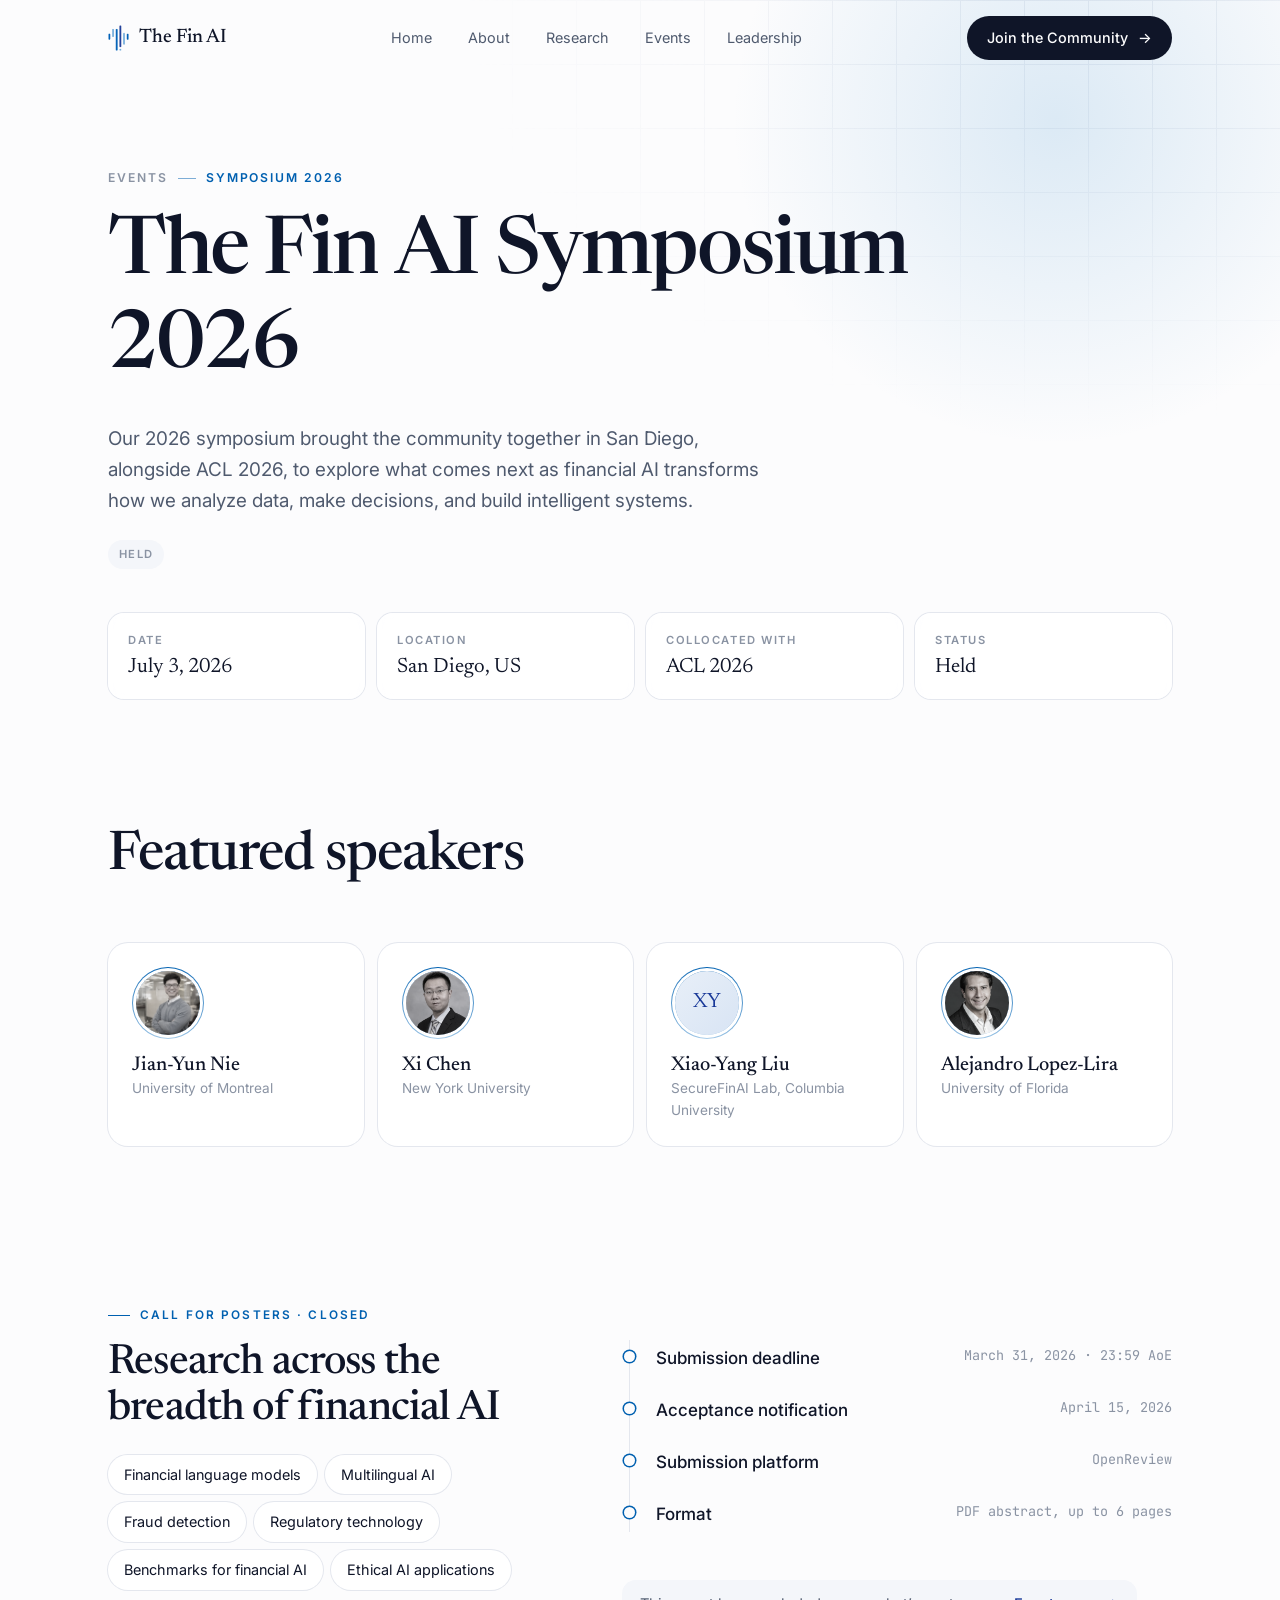
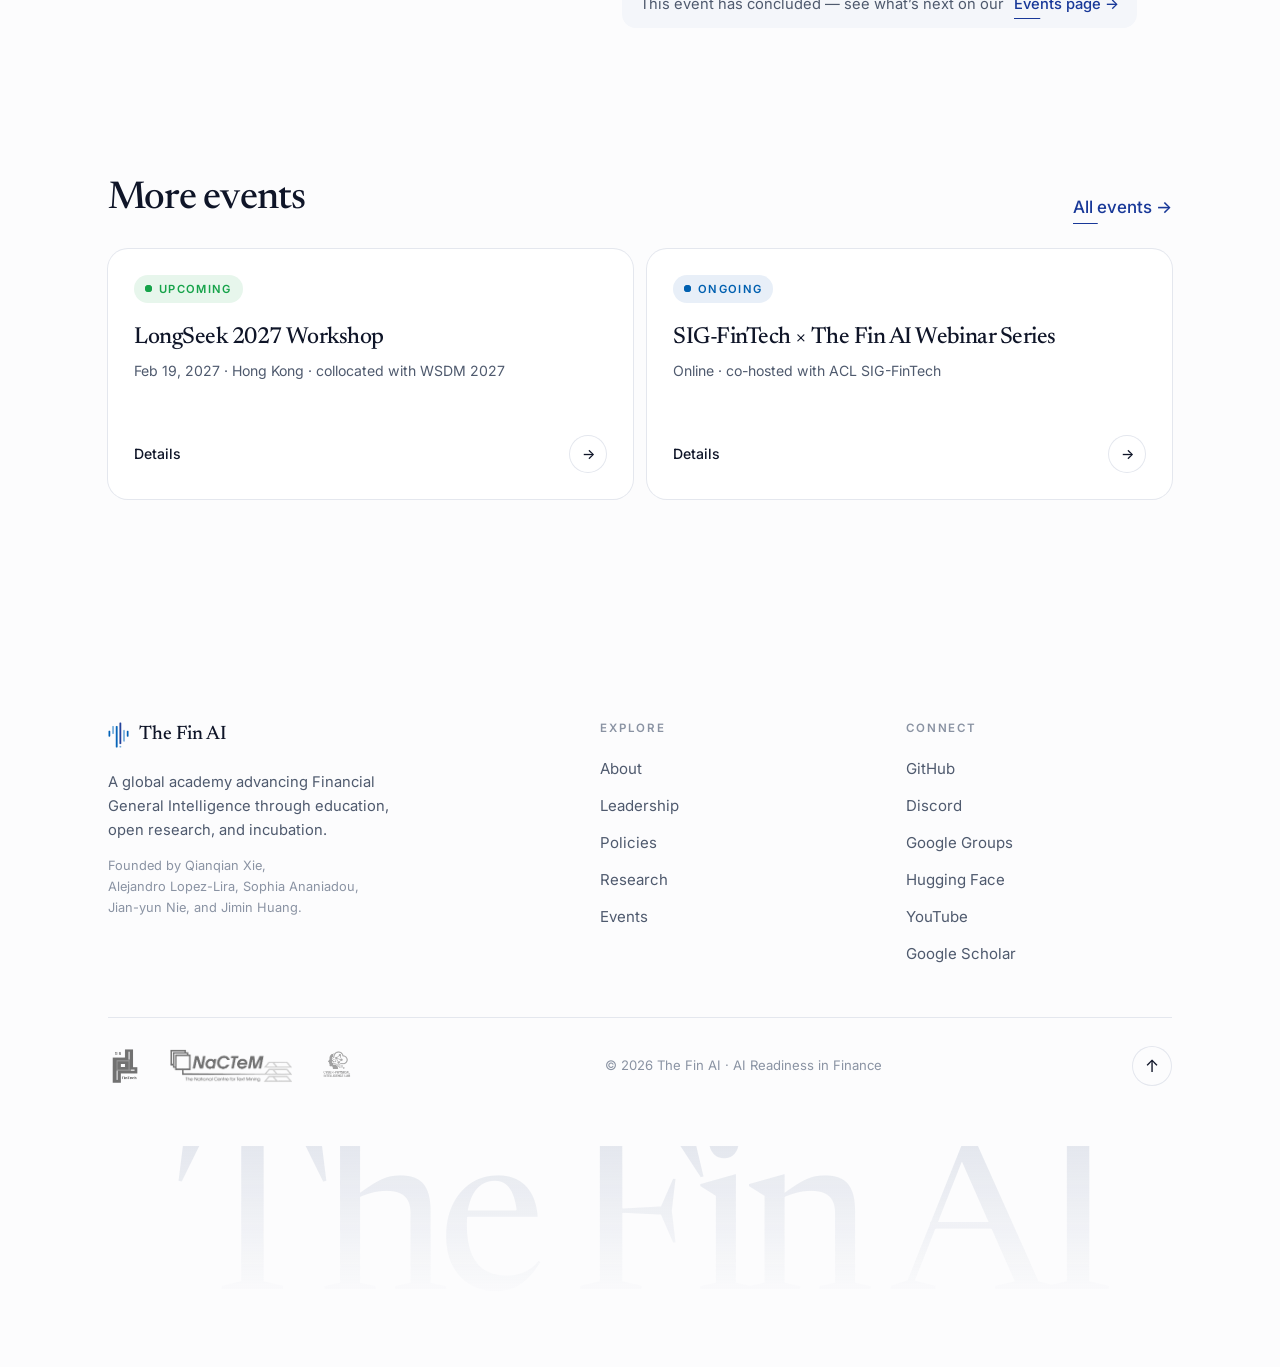
<file: symposium-2026.html>
<!doctype html>
<html lang="en">
<head>
<meta charset="UTF-8" />
<meta name="viewport" content="width=device-width, initial-scale=1.0" />
<title>The Fin AI Symposium 2026 — The Fin AI</title>
<meta name="description" content="The Fin AI Symposium 2026, held July 3, 2026 in San Diego alongside ACL 2026." />
<link rel="preconnect" href="https://fonts.googleapis.com" />
<link rel="preconnect" href="https://fonts.gstatic.com" crossorigin />
<link href="https://fonts.googleapis.com/css2?family=Newsreader:ital,opsz,wght@0,6..72,400;0,6..72,500;1,6..72,400&family=Inter:wght@400;500;600&family=JetBrains+Mono:wght@500&display=swap" rel="stylesheet" />
<link rel="stylesheet" href="./style.css" />
</head>
<body>
<div class="progress" id="progress"></div>

<header class="header" id="header">
  <div class="wrap nav">
    <a href="./index.html" class="brand"><img src="./images/finai-logo.png" alt="" />The Fin AI</a>
    <nav class="nav-links" id="navLinks"><span class="nav-pill"></span><a href="./index.html">Home</a><a href="./about.html">About</a><a href="./research.html">Research</a><a href="./events.html">Events</a><a href="./leadership.html">Leadership</a></nav>
    <a class="btn magnetic join" href="https://docs.google.com/forms/d/e/1FAIpQLSdhSTm9zsw8XJlACJBf5gbYRWEPeJGQC3JXPoSF2ryxHLeIOQ/viewform?usp=header" target="_blank" rel="noreferrer">Join the Community <span class="arrow">→</span></a>
    <button class="burger" id="burger" aria-label="Menu"><span></span><span></span><span></span></button>
  </div>
</header>
<nav class="mobile-menu" id="mobileMenu"><a href="./index.html">Home</a><a href="./about.html">About</a><a href="./research.html">Research</a><a href="./events.html">Events</a><a href="./leadership.html">Leadership</a><a href="https://discord.gg/Wpt347rusk" target="_blank" rel="noreferrer">Discord ↗</a></nav>

<main>
<section class="page-head">
  <div class="wrap">
    <div class="crumb reveal-up"><a href="./events.html">Events</a><span class="sep"></span><span>Symposium 2026</span></div>
    <h1 class="split">The Fin AI Symposium 2026</h1>
    <p class="lead reveal-up" style="transition-delay:.45s">Our 2026 symposium brought the community together in San Diego, alongside ACL 2026, to explore what comes next as financial AI transforms how we analyze data, make decisions, and build intelligent systems.</p>
    <div class="reveal-up" style="transition-delay:.3s;margin-top:22px"><span class="status held">Held</span></div><div class="facts reveal-up" style="transition-delay:.6s"><div class="fact"><div class="k">Date</div><div class="v">July 3, 2026</div></div><div class="fact"><div class="k">Location</div><div class="v">San Diego, US</div></div><div class="fact"><div class="k">Collocated with</div><div class="v">ACL 2026</div></div><div class="fact"><div class="k">Status</div><div class="v">Held</div></div></div>
  </div>
</section>

<section class="section" style="padding-top:40px">
  <div class="wrap">
    <div class="sec-head" data-reveal><div><h2 class="sec-h2">Featured speakers</h2></div></div>
    <div class="speakers"><div class="speaker lcard" data-reveal style="--i:0"><div class="ring-photo"><div class="photo"><span class="initials">JY</span><img src="./images/jian-yun-nie.jpg" alt="Jian-Yun Nie" loading="lazy" onerror="this.remove()"></div></div><div><div class="nm">Jian-Yun Nie</div><div class="og">University of Montreal</div></div></div><div class="speaker lcard" data-reveal style="--i:1"><div class="ring-photo"><div class="photo"><span class="initials">XC</span><img src="./images/xi-chen.jpg" alt="Xi Chen" loading="lazy" onerror="this.remove()"></div></div><div><div class="nm">Xi Chen</div><div class="og">New York University</div></div></div><div class="speaker lcard" data-reveal style="--i:2"><div class="ring-photo"><div class="photo"><span class="initials">XY</span></div></div><div><div class="nm">Xiao-Yang Liu</div><div class="og">SecureFinAI Lab, Columbia University</div></div></div><div class="speaker lcard" data-reveal style="--i:3"><div class="ring-photo"><div class="photo"><span class="initials">AL</span><img src="./images/alejandro-lopez-lira.jpg" alt="Alejandro Lopez-Lira" loading="lazy" onerror="this.remove()"></div></div><div><div class="nm">Alejandro Lopez-Lira</div><div class="og">University of Florida</div></div></div></div>
  </div>
</section>

<section class="section" style="padding-top:20px">
  <div class="wrap split-2">
    <div data-reveal><span class="kicker">Call for posters · closed</span><h2 class="sec-h2" style="font-size:clamp(1.9rem,3.4vw,2.6rem)">Research across the breadth of financial AI</h2>
      <div class="tags"><span>Financial language models</span><span>Multilingual AI</span><span>Fraud detection</span><span>Regulatory technology</span><span>Benchmarks for financial AI</span><span>Ethical AI applications</span></div></div>
    <div data-reveal style="--i:1"><ul class="timeline"><li><span>Submission deadline</span><span class="date">March 31, 2026 · 23:59 AoE</span></li><li><span>Acceptance notification</span><span class="date">April 15, 2026</span></li><li><span>Submission platform</span><span class="date">OpenReview</span></li><li><span>Format</span><span class="date">PDF abstract, up to 6 pages</span></li></ul>
      <p class="concluded">This event has concluded — see what’s next on our <a class="link-u" href="./events.html">Events page →</a></p></div>
  </div>
</section>

<section class="section" style="padding-top:20px">
  <div class="wrap">
    <div class="row-head" data-reveal><h2>More events</h2><a class="link-u" href="./events.html">All events →</a></div>
    <div class="events" style="grid-template-columns:repeat(2,1fr)"><a class="ev" data-k="upcoming" data-reveal style="--i:0" href="https://longseek-workshop.github.io/wsdm2027/" target="_blank" rel="noreferrer"><span class="tag upcoming"><span class="dot"></span>Upcoming</span><h3>LongSeek 2027 Workshop</h3><p class="when">Feb 19, 2027 · Hong Kong · collocated with WSDM 2027</p><span class="go">Details<span class="circle">→</span></span></a><a class="ev" data-k="ongoing" data-reveal style="--i:1" href="./webinar-series.html"><span class="tag ongoing"><span class="dot"></span>Ongoing</span><h3>SIG-FinTech × The Fin AI Webinar Series</h3><p class="when">Online · co-hosted with ACL SIG-FinTech</p><span class="go">Details<span class="circle">→</span></span></a></div>
  </div>
</section>
</main>

<footer class="footer">
  <div class="wrap">
    <div class="footer-top">
      <div class="footer-brand">
        <span class="brand"><img src="./images/finai-logo.png" alt="" />The Fin AI</span>
        <p class="footer-tagline">A global academy advancing Financial General Intelligence through education, open research, and incubation.</p>
        <p class="founders">Founded by <span>Qianqian Xie</span>, <span>Alejandro Lopez-Lira</span>, <span>Sophia Ananiadou</span>, <span>Jian-yun Nie</span>, and <span>Jimin Huang</span>.</p>
      </div>
      <nav><h4>Explore</h4><ul>
        <li><a href="./about.html">About</a></li><li><a href="./leadership.html">Leadership</a></li><li><a href="./policies.html">Policies</a></li><li><a href="./research.html">Research</a></li><li><a href="./events.html">Events</a></li>
      </ul></nav>
      <nav><h4>Connect</h4><ul>
        <li><a href="https://github.com/The-FinAI" target="_blank" rel="noreferrer">GitHub</a></li>
        <li><a href="https://discord.gg/Wpt347rusk" target="_blank" rel="noreferrer">Discord</a></li>
        <li><a href="https://groups.google.com/g/the-fin-ai" target="_blank" rel="noreferrer">Google Groups</a></li>
        <li><a href="https://huggingface.co/TheFinAI" target="_blank" rel="noreferrer">Hugging Face</a></li>
        <li><a href="https://www.youtube.com/@TheFinAI-g6j/featured" target="_blank" rel="noreferrer">YouTube</a></li>
        <li><a href="https://scholar.google.com/citations?hl=en&view_op=list_works&user=P3Mxb4kAAAAJ" target="_blank" rel="noreferrer">Google Scholar</a></li>
      </ul></nav>
    </div>
    <div class="footer-bottom">
      <div class="partners">
        <a href="https://sigfintech.github.io/" target="_blank" rel="noreferrer"><img src="./images/partner-sigfintech.png" alt="SIG FinTech" /></a>
        <a href="https://www.nactem.ac.uk/" target="_blank" rel="noreferrer"><img src="./images/partner-nactem.png" alt="NACTEM" /></a>
        <a href="#"><img src="./images/partner-3.png" alt="Cyber-Physical Intelligence Lab" /></a>
      </div>
      <span class="copy">© 2026 The Fin AI · AI Readiness in Finance</span>
      <a href="#" class="to-top" aria-label="Back to top">↑</a>
    </div>
    <div class="giant" aria-hidden="true">The Fin AI</div>
  </div>
</footer>

<script src="./site.js"></script>
</body>
</html>
</file>
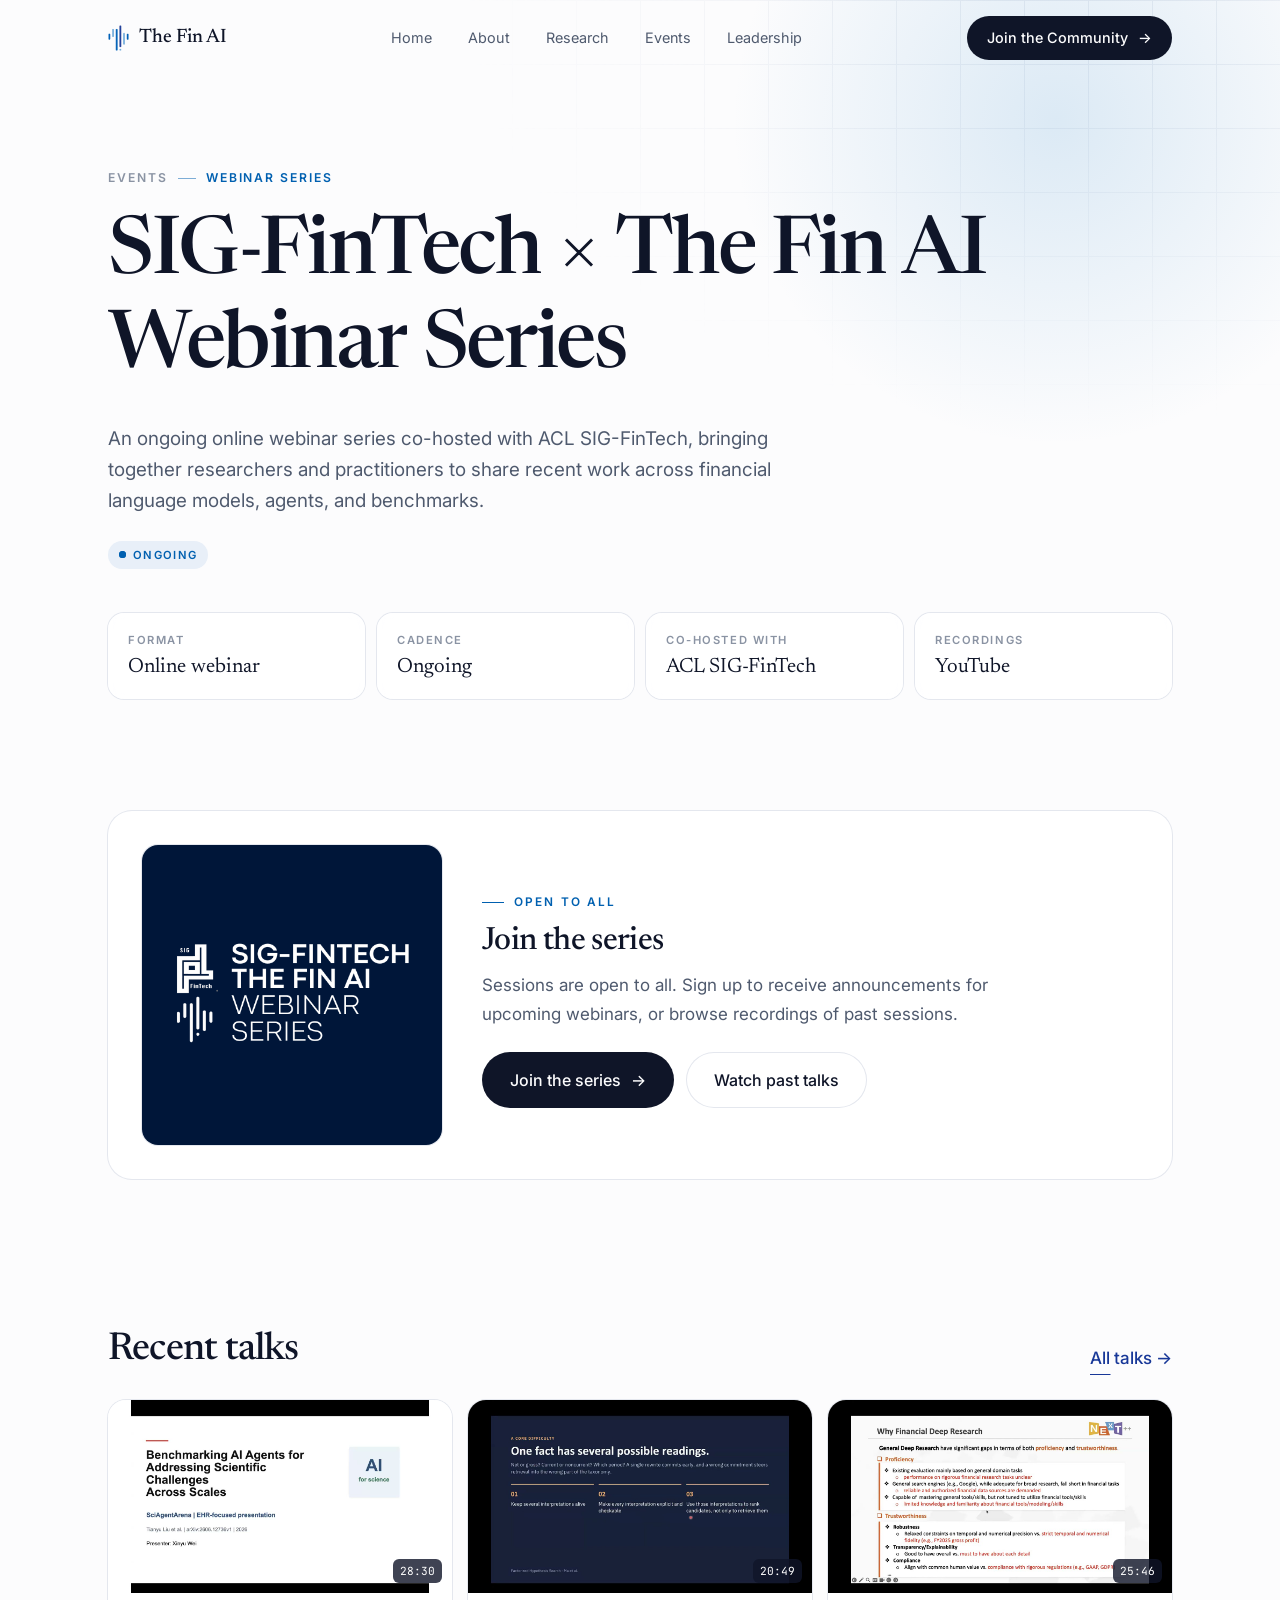
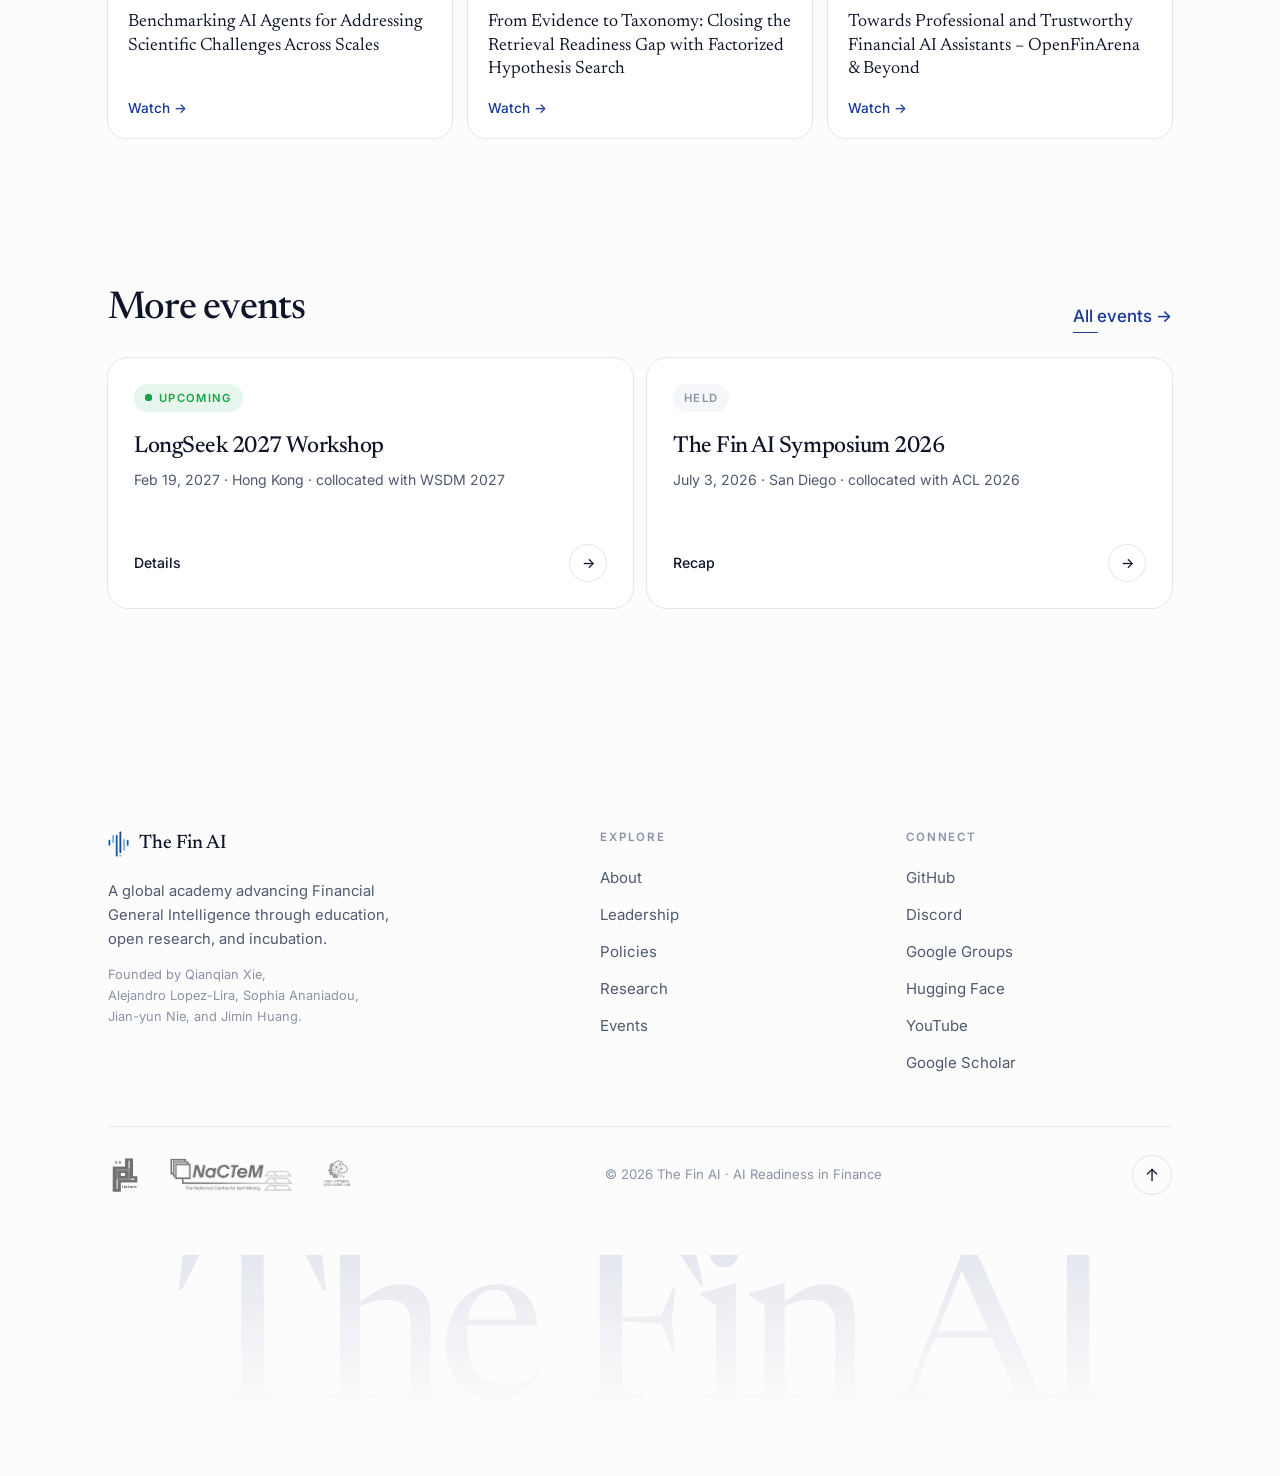
<file: webinar-series.html>
<!doctype html>
<html lang="en">
<head>
<meta charset="UTF-8" />
<meta name="viewport" content="width=device-width, initial-scale=1.0" />
<title>SIG-FinTech × The Fin AI Webinar Series — The Fin AI</title>
<meta name="description" content="An ongoing online webinar series co-hosted with ACL SIG-FinTech." />
<link rel="preconnect" href="https://fonts.googleapis.com" />
<link rel="preconnect" href="https://fonts.gstatic.com" crossorigin />
<link href="https://fonts.googleapis.com/css2?family=Newsreader:ital,opsz,wght@0,6..72,400;0,6..72,500;1,6..72,400&family=Inter:wght@400;500;600&family=JetBrains+Mono:wght@500&display=swap" rel="stylesheet" />
<link rel="stylesheet" href="./style.css" />
</head>
<body>
<div class="progress" id="progress"></div>

<header class="header" id="header">
  <div class="wrap nav">
    <a href="./index.html" class="brand"><img src="./images/finai-logo.png" alt="" />The Fin AI</a>
    <nav class="nav-links" id="navLinks"><span class="nav-pill"></span><a href="./index.html">Home</a><a href="./about.html">About</a><a href="./research.html">Research</a><a href="./events.html">Events</a><a href="./leadership.html">Leadership</a></nav>
    <a class="btn magnetic join" href="https://docs.google.com/forms/d/e/1FAIpQLSdhSTm9zsw8XJlACJBf5gbYRWEPeJGQC3JXPoSF2ryxHLeIOQ/viewform?usp=header" target="_blank" rel="noreferrer">Join the Community <span class="arrow">→</span></a>
    <button class="burger" id="burger" aria-label="Menu"><span></span><span></span><span></span></button>
  </div>
</header>
<nav class="mobile-menu" id="mobileMenu"><a href="./index.html">Home</a><a href="./about.html">About</a><a href="./research.html">Research</a><a href="./events.html">Events</a><a href="./leadership.html">Leadership</a><a href="https://discord.gg/Wpt347rusk" target="_blank" rel="noreferrer">Discord ↗</a></nav>

<main>
<section class="page-head">
  <div class="wrap">
    <div class="crumb reveal-up"><a href="./events.html">Events</a><span class="sep"></span><span>Webinar Series</span></div>
    <h1 class="split">SIG-FinTech × The Fin AI Webinar Series</h1>
    <p class="lead reveal-up" style="transition-delay:.45s">An ongoing online webinar series co-hosted with ACL SIG-FinTech, bringing together researchers and practitioners to share recent work across financial language models, agents, and benchmarks.</p>
    <div class="reveal-up" style="transition-delay:.3s;margin-top:22px"><span class="status ongoing"><span class="dot"></span>Ongoing</span></div><div class="facts reveal-up" style="transition-delay:.6s"><div class="fact"><div class="k">Format</div><div class="v">Online webinar</div></div><div class="fact"><div class="k">Cadence</div><div class="v">Ongoing</div></div><div class="fact"><div class="k">Co-hosted with</div><div class="v">ACL SIG-FinTech</div></div><div class="fact"><div class="k">Recordings</div><div class="v">YouTube</div></div></div>
  </div>
</section>

<section class="section" style="padding-top:40px">
  <div class="wrap">
    <div class="webinar spot" data-reveal>
      <div class="webinar-logo"><img src="./images/webinar-logo.png" alt="SIG-FinTech × The Fin AI Webinar Series" /></div>
      <div>
        <span class="kicker">Open to all</span>
        <h3 style="margin-top:12px">Join the series</h3>
        <p>Sessions are open to all. Sign up to receive announcements for upcoming webinars, or browse recordings of past sessions.</p>
        <div style="display:flex;gap:12px;flex-wrap:wrap"><a class="btn btn--lg magnetic join" href="https://forms.gle/6qyXEmHHTGPM8BSD7" target="_blank" rel="noreferrer">Join the series <span class="arrow">→</span></a><a class="btn btn--lg btn--ghost magnetic" href="./research.html#talks">Watch past talks</a></div>
      </div>
    </div>
  </div>
</section>

<section class="section" style="padding-top:20px">
  <div class="wrap">
    <div class="row-head" data-reveal><h2>Recent talks</h2><a class="link-u" href="./research.html#talks">All talks →</a></div>
    <div class="talk-list" data-reveal><article class="talk" data-year="2026" data-search="benchmarking ai agents for addressing scientific challenges across scales xinyu wei yale university ai agents are increasingly built to accelerate scientific discovery, yet their capabilities in real research settings remain poorly understood. this talk introduces sciagentarena, a benchmark that evaluates 18 ai agents on 198 scientific tasks across five biomedical domains…">
              <a class="talk-thumb" href="https://www.youtube.com/watch?v=fSwAyOGgKe0" target="_blank" rel="noreferrer">
                <img src="./images/talks/fSwAyOGgKe0.jpg" alt="" loading="lazy" />
                <span class="talk-dur">28:30</span>
              </a>
              <div class="talk-body">
                <a class="talk-title" href="https://www.youtube.com/watch?v=fSwAyOGgKe0" target="_blank" rel="noreferrer">Benchmarking AI Agents for Addressing Scientific Challenges Across Scales</a>
                <p class="talk-foot"><a class="talk-watch" href="https://www.youtube.com/watch?v=fSwAyOGgKe0" target="_blank" rel="noreferrer">Watch →</a></p>
              </div>
            </article>
            <article class="talk" data-year="2026" data-search="from evidence to taxonomy: closing the retrieval readiness gap with factorized hypothesis search linhai ma yale university many tasks require mapping indirect evidence, such as a number in a financial table or a phrase in a clinical note, to the right concept in a large standardized taxonomy, where…">
              <a class="talk-thumb" href="https://www.youtube.com/watch?v=v205S6efVz4" target="_blank" rel="noreferrer">
                <img src="./images/talks/v205S6efVz4.jpg" alt="" loading="lazy" />
                <span class="talk-dur">20:49</span>
              </a>
              <div class="talk-body">
                <a class="talk-title" href="https://www.youtube.com/watch?v=v205S6efVz4" target="_blank" rel="noreferrer">From Evidence to Taxonomy: Closing the Retrieval Readiness Gap with Factorized Hypothesis Search</a>
                <p class="talk-foot"><a class="talk-watch" href="https://www.youtube.com/watch?v=v205S6efVz4" target="_blank" rel="noreferrer">Watch →</a></p>
              </div>
            </article>
            <article class="talk" data-year="2026" data-search="towards professional and trustworthy financial ai assistants – openfinarena &amp; beyond fengbin zhu next research center, national university of singapore dr. zhu introduces openfinarena, an evaluation platform for deep research agents across financial tasks, discusses related work on financial analysi…">
              <a class="talk-thumb" href="https://www.youtube.com/watch?v=jBQgNhJUaac" target="_blank" rel="noreferrer">
                <img src="./images/talks/jBQgNhJUaac.jpg" alt="" loading="lazy" />
                <span class="talk-dur">25:46</span>
              </a>
              <div class="talk-body">
                <a class="talk-title" href="https://www.youtube.com/watch?v=jBQgNhJUaac" target="_blank" rel="noreferrer">Towards Professional and Trustworthy Financial AI Assistants – OpenFinArena &amp; Beyond</a>
                <p class="talk-foot"><a class="talk-watch" href="https://www.youtube.com/watch?v=jBQgNhJUaac" target="_blank" rel="noreferrer">Watch →</a></p>
              </div>
            </article></div>
  </div>
</section>

<section class="section" style="padding-top:20px">
  <div class="wrap">
    <div class="row-head" data-reveal><h2>More events</h2><a class="link-u" href="./events.html">All events →</a></div>
    <div class="events" style="grid-template-columns:repeat(2,1fr)"><a class="ev" data-k="upcoming" data-reveal style="--i:0" href="https://longseek-workshop.github.io/wsdm2027/" target="_blank" rel="noreferrer"><span class="tag upcoming"><span class="dot"></span>Upcoming</span><h3>LongSeek 2027 Workshop</h3><p class="when">Feb 19, 2027 · Hong Kong · collocated with WSDM 2027</p><span class="go">Details<span class="circle">→</span></span></a><a class="ev" data-k="held" data-reveal style="--i:1" href="./symposium-2026.html"><span class="tag held">Held</span><h3>The Fin AI Symposium 2026</h3><p class="when">July 3, 2026 · San Diego · collocated with ACL 2026</p><span class="go">Recap<span class="circle">→</span></span></a></div>
  </div>
</section>
</main>

<footer class="footer">
  <div class="wrap">
    <div class="footer-top">
      <div class="footer-brand">
        <span class="brand"><img src="./images/finai-logo.png" alt="" />The Fin AI</span>
        <p class="footer-tagline">A global academy advancing Financial General Intelligence through education, open research, and incubation.</p>
        <p class="founders">Founded by <span>Qianqian Xie</span>, <span>Alejandro Lopez-Lira</span>, <span>Sophia Ananiadou</span>, <span>Jian-yun Nie</span>, and <span>Jimin Huang</span>.</p>
      </div>
      <nav><h4>Explore</h4><ul>
        <li><a href="./about.html">About</a></li><li><a href="./leadership.html">Leadership</a></li><li><a href="./policies.html">Policies</a></li><li><a href="./research.html">Research</a></li><li><a href="./events.html">Events</a></li>
      </ul></nav>
      <nav><h4>Connect</h4><ul>
        <li><a href="https://github.com/The-FinAI" target="_blank" rel="noreferrer">GitHub</a></li>
        <li><a href="https://discord.gg/Wpt347rusk" target="_blank" rel="noreferrer">Discord</a></li>
        <li><a href="https://groups.google.com/g/the-fin-ai" target="_blank" rel="noreferrer">Google Groups</a></li>
        <li><a href="https://huggingface.co/TheFinAI" target="_blank" rel="noreferrer">Hugging Face</a></li>
        <li><a href="https://www.youtube.com/@TheFinAI-g6j/featured" target="_blank" rel="noreferrer">YouTube</a></li>
        <li><a href="https://scholar.google.com/citations?hl=en&view_op=list_works&user=P3Mxb4kAAAAJ" target="_blank" rel="noreferrer">Google Scholar</a></li>
      </ul></nav>
    </div>
    <div class="footer-bottom">
      <div class="partners">
        <a href="https://sigfintech.github.io/" target="_blank" rel="noreferrer"><img src="./images/partner-sigfintech.png" alt="SIG FinTech" /></a>
        <a href="https://www.nactem.ac.uk/" target="_blank" rel="noreferrer"><img src="./images/partner-nactem.png" alt="NACTEM" /></a>
        <a href="#"><img src="./images/partner-3.png" alt="Cyber-Physical Intelligence Lab" /></a>
      </div>
      <span class="copy">© 2026 The Fin AI · AI Readiness in Finance</span>
      <a href="#" class="to-top" aria-label="Back to top">↑</a>
    </div>
    <div class="giant" aria-hidden="true">The Fin AI</div>
  </div>
</footer>

<script src="./site.js"></script>
</body>
</html>
</file>
<file: style.css>
/* The Fin AI — site styles */
:root{
  --ink:#0f1528; --soft:#4f5a6e; --muted:#8a93a3; --line:#e4e7ee;
  --paper:#fcfcfd; --paper-2:#f4f6fa;
  --accent:#0060b0; --accent-deep:#183898; --accent-light:#68a8d8; --accent-soft:#e8eff8;
  --up:#16a34a; --gold:#c9a24a;
  --serif:'Newsreader',Georgia,serif; --sans:'Inter',system-ui,-apple-system,sans-serif; --mono:'JetBrains Mono',ui-monospace,monospace;
  --wrap:1120px; --ease:cubic-bezier(.22,1,.36,1); --spring:cubic-bezier(.34,1.56,.64,1);
}
*{box-sizing:border-box}
html{scroll-behavior:smooth}
body{margin:0;font-family:var(--sans);color:var(--ink);background:var(--paper);font-size:17px;line-height:1.65;-webkit-font-smoothing:antialiased;overflow-x:hidden}
h1,h2,h3{font-family:var(--serif);font-weight:500;line-height:1.1;letter-spacing:-.02em;margin:0}
p{margin:0;color:var(--soft)}
a{color:inherit;text-decoration:none}
img{display:block}
.wrap{width:100%;max-width:var(--wrap);margin:0 auto;padding:0 28px}
::selection{background:var(--accent-deep);color:#fff}

/* ---------- scroll progress ---------- */
.progress{position:fixed;inset:0 0 auto 0;height:2px;z-index:60;transform-origin:0 50%;transform:scaleX(0);background:linear-gradient(90deg,var(--accent-light),var(--accent),var(--accent-deep))}

/* ---------- header ---------- */
.header{position:fixed;top:0;left:0;right:0;z-index:50;transition:background .4s var(--ease),border-color .4s,box-shadow .4s,height .4s}
.header.scrolled{background:rgba(252,252,253,.78);backdrop-filter:blur(14px) saturate(1.4);-webkit-backdrop-filter:blur(14px) saturate(1.4);box-shadow:0 1px 0 var(--line)}
.nav{display:flex;align-items:center;justify-content:space-between;height:76px;transition:height .4s var(--ease)}
.header.scrolled .nav{height:62px}
.brand{display:inline-flex;align-items:center;gap:10px;font-family:var(--serif);font-size:1.22rem;font-weight:500}
.brand img{height:26px;width:auto;transition:transform .6s var(--spring)}
.brand:hover img{transform:rotate(-12deg) scale(1.08)}
.nav-links{position:relative;display:flex;gap:6px;padding:5px;border-radius:999px}
.nav-links a{position:relative;z-index:1;font-size:.9rem;color:var(--soft);padding:7px 15px;border-radius:999px;transition:color .25s}
.nav-links a:hover,.nav-links a.active{color:var(--ink)}
.nav-pill{position:absolute;top:5px;left:0;height:calc(100% - 10px);border-radius:999px;background:var(--accent-soft);opacity:0;transition:transform .45s var(--ease),width .45s var(--ease),opacity .25s}
.burger{display:none;width:42px;height:42px;border:0;background:none;cursor:pointer;position:relative}
.burger span{position:absolute;left:11px;right:11px;height:1.5px;background:var(--ink);transition:transform .4s var(--ease),opacity .2s}
.burger span:nth-child(1){top:16px}.burger span:nth-child(2){top:20.5px}.burger span:nth-child(3){top:25px}
.menu-open .burger span:nth-child(1){transform:translateY(4.5px) rotate(45deg)}
.menu-open .burger span:nth-child(2){opacity:0}
.menu-open .burger span:nth-child(3){transform:translateY(-4.5px) rotate(-45deg)}
.mobile-menu{position:fixed;inset:0;z-index:40;background:var(--paper);display:flex;flex-direction:column;justify-content:center;padding:0 32px;gap:6px;clip-path:circle(0 at calc(100% - 46px) 38px);transition:clip-path .7s var(--ease);pointer-events:none}
.menu-open .mobile-menu{clip-path:circle(150% at calc(100% - 46px) 38px);pointer-events:auto}
.mobile-menu a{font-family:var(--serif);font-size:2.6rem;opacity:0;transform:translateY(20px);transition:opacity .5s,transform .6s var(--ease)}
.menu-open .mobile-menu a{opacity:1;transform:none}
.menu-open .mobile-menu a:nth-child(2){transition-delay:.06s}.menu-open .mobile-menu a:nth-child(3){transition-delay:.12s}.menu-open .mobile-menu a:nth-child(4){transition-delay:.18s}.menu-open .mobile-menu a:nth-child(5){transition-delay:.24s}

/* ---------- buttons ---------- */
.btn{--mx:50%;--my:50%;position:relative;display:inline-flex;align-items:center;gap:10px;font-size:.9rem;font-weight:500;padding:10px 20px;border-radius:999px;background:var(--ink);color:var(--paper);overflow:hidden;isolation:isolate;transition:transform .35s var(--spring),box-shadow .35s;will-change:transform}
.btn::before{content:"";position:absolute;inset:0;z-index:-1;background:radial-gradient(120px circle at var(--mx) var(--my),rgba(104,168,216,.55),transparent 60%);opacity:0;transition:opacity .3s}
.btn:hover::before{opacity:1}
.btn:hover{box-shadow:0 10px 30px -10px rgba(24,56,152,.6)}
.btn:active{transform:scale(.96)!important}
.btn .arrow{display:inline-block;transition:transform .35s var(--spring)}
.btn:hover .arrow{transform:translateX(4px)}
.btn--lg{padding:15px 28px;font-size:1rem}
.btn--discord{background:#5865f2;color:#fff}
.btn--discord:hover{box-shadow:0 10px 30px -10px rgba(88,101,242,.7)}
.btn--discord-dark{background:rgba(255,255,255,.12);color:#fff;box-shadow:inset 0 0 0 1px rgba(255,255,255,.3)}
.btn--discord-dark:hover{background:#5865f2;box-shadow:none}
.btn .dc{width:18px;height:18px;transition:transform .5s var(--spring)}
.btn:hover .dc{transform:rotate(-12deg) scale(1.12)}
.btn--light{background:var(--paper);color:var(--accent-deep)}
.btn--ghost{background:transparent;color:var(--ink);box-shadow:inset 0 0 0 1px var(--line)}
.btn--ghost:hover{box-shadow:inset 0 0 0 1px var(--ink)}

/* ---------- hero ---------- */
.hero{position:relative;min-height:100svh;display:flex;align-items:center;padding:130px 0 90px;overflow:hidden}
#flow{position:absolute;inset:0;width:100%;height:100%;z-index:0}
.hero::after{content:"";position:absolute;inset:0;z-index:0;pointer-events:none;background:radial-gradient(ellipse 60% 70% at 25% 45%,var(--paper) 30%,transparent 75%),linear-gradient(to bottom,transparent 70%,var(--paper))}
.hero-grid{position:relative;z-index:1;display:grid;grid-template-columns:1.35fr .9fr;gap:56px;align-items:center}
.award{display:inline-flex;align-items:center;gap:10px;padding:6px 14px 6px 6px;border-radius:999px;background:#fff;box-shadow:0 0 0 1px var(--line),0 6px 20px -12px rgba(15,21,40,.3);font-size:.8rem;font-weight:500;color:var(--soft);position:relative;overflow:hidden;transition:box-shadow .3s,transform .4s var(--spring)}
.award:hover{transform:translateY(-2px);box-shadow:0 0 0 1px var(--accent-light),0 12px 28px -14px rgba(24,56,152,.5)}
.award::after{content:"";position:absolute;inset:0;background:linear-gradient(105deg,transparent 35%,rgba(255,255,255,.9) 50%,transparent 65%);transform:translateX(-100%);animation:shine 4.5s 1.8s infinite}
@keyframes shine{0%,70%{transform:translateX(-100%)}100%{transform:translateX(100%)}}
.award .medal{display:grid;place-items:center;width:24px;height:24px;border-radius:50%;background:linear-gradient(135deg,#f2d78a,var(--gold));color:#5a4410;font-size:.7rem}
.award b{color:var(--accent-deep);font-weight:600}
.hero h1{font-size:clamp(3.4rem,9vw,7rem);letter-spacing:-.035em;margin:28px 0 18px}
.split .w{display:inline-block;overflow:hidden;vertical-align:bottom;padding-bottom:.08em}
.split .w>span{display:inline-block;transform:translateY(105%);transition:transform 1.1s var(--ease)}
.split.in .w>span{transform:none}
.hero-sub{font-family:var(--serif);font-size:clamp(1.4rem,2.6vw,2rem);line-height:1.3;color:var(--ink);max-width:28ch}
.rotator{position:relative;display:inline-grid;vertical-align:bottom;font-style:italic;color:var(--accent-deep)}
.rotator span{grid-area:1/1;white-space:nowrap;opacity:0;transform:translateY(60%);filter:blur(6px);transition:opacity .6s var(--ease),transform .7s var(--ease),filter .6s}
.rotator span.on{opacity:1;transform:none;filter:none}
.rotator span.out{opacity:0;transform:translateY(-60%);filter:blur(6px)}
.rotator::after{content:"";position:absolute;left:0;right:0;bottom:2px;height:2px;background:var(--accent-light);transform-origin:0 50%;animation:under 3s var(--ease) infinite}
@keyframes under{0%{transform:scaleX(0)}25%,80%{transform:scaleX(1);transform-origin:0 50%}81%{transform-origin:100% 50%}100%{transform:scaleX(0);transform-origin:100% 50%}}
.hero .lead{font-size:1.1rem;max-width:46ch;margin:22px 0 36px}
.hero-ctas{display:flex;gap:12px;flex-wrap:wrap}
.reveal-up{opacity:0;transform:translateY(24px);transition:opacity .9s var(--ease),transform 1s var(--ease)}
.loaded .reveal-up{opacity:1;transform:none}

/* countdown card */
.event-card{position:relative;padding:26px;border-radius:20px;background:rgba(255,255,255,.72);backdrop-filter:blur(16px);-webkit-backdrop-filter:blur(16px);box-shadow:0 0 0 1px rgba(228,231,238,.9),0 30px 60px -30px rgba(15,21,40,.35);transform-style:preserve-3d;transition:transform .5s var(--ease);will-change:transform}
.event-card .glare{position:absolute;inset:0;border-radius:inherit;pointer-events:none;background:radial-gradient(300px circle at var(--gx,50%) var(--gy,0%),rgba(255,255,255,.7),transparent 60%);mix-blend-mode:soft-light}
.ec-top{display:flex;justify-content:space-between;align-items:center;font-size:.72rem;letter-spacing:.14em;text-transform:uppercase;color:var(--muted);font-weight:600}
.live{display:inline-flex;align-items:center;gap:7px;color:var(--up)}
.dot{width:7px;height:7px;border-radius:50%;background:currentColor;position:relative}
.dot::after{content:"";position:absolute;inset:0;border-radius:50%;background:currentColor;animation:ping 1.8s var(--ease) infinite}
@keyframes ping{to{transform:scale(3.2);opacity:0}}
.event-card h3{font-size:1.75rem;margin:18px 0 4px}
.event-card .meta{font-size:.88rem}
.count{display:grid;grid-template-columns:repeat(4,1fr);gap:8px;margin:22px 0}
.count div{text-align:center;padding:12px 0 10px;border-radius:12px;background:var(--paper-2)}
.count b{display:block;font-family:var(--mono);font-size:1.5rem;font-weight:500;color:var(--accent-deep);font-variant-numeric:tabular-nums;line-height:1.2}
.count b.tick{animation:tick .45s var(--ease)}
@keyframes tick{0%{transform:translateY(-35%);opacity:.2}100%{transform:none;opacity:1}}
.count small{font-size:.66rem;letter-spacing:.12em;text-transform:uppercase;color:var(--muted)}
.ec-link{display:flex;justify-content:space-between;align-items:center;font-size:.9rem;font-weight:500;padding-top:16px;border-top:1px solid var(--line)}
.ec-link .arrow{transition:transform .35s var(--spring)}
.ec-link:hover .arrow{transform:translateX(5px)}
.scroll-hint{position:absolute;left:50%;bottom:26px;z-index:1;transform:translateX(-50%);display:flex;flex-direction:column;align-items:center;gap:8px;font-size:.68rem;letter-spacing:.2em;text-transform:uppercase;color:var(--muted)}
.scroll-hint i{width:1px;height:36px;background:linear-gradient(var(--muted),transparent);transform-origin:top;animation:drip 2s var(--ease) infinite}
@keyframes drip{0%{transform:scaleY(0)}50%{transform:scaleY(1);transform-origin:top}51%{transform-origin:bottom}100%{transform:scaleY(0);transform-origin:bottom}}

/* ---------- ticker ---------- */
.ticker{position:relative;border-block:1px solid var(--line);background:#fff;overflow:hidden;font-family:var(--mono);font-size:.82rem}
.ticker::before,.ticker::after{content:"";position:absolute;top:0;bottom:0;width:120px;z-index:1;pointer-events:none}
.ticker::before{left:0;background:linear-gradient(90deg,#fff,transparent)}
.ticker::after{right:0;background:linear-gradient(-90deg,#fff,transparent)}
.ticker-track{display:flex;width:max-content;animation:marquee 48s linear infinite}
.ticker:hover .ticker-track{animation-play-state:paused}
@keyframes marquee{to{transform:translateX(-50%)}}
.tk{display:inline-flex;align-items:center;gap:10px;padding:14px 26px;border-right:1px solid var(--line);white-space:nowrap;color:var(--ink);transition:background .2s}
.tk:hover{background:var(--accent-soft)}
.tk .sym{font-weight:500}
.tk .up{color:var(--up)}
.tk .v{color:var(--muted)}
.tk-head{background:var(--ink);color:#fff}
.tk-head .v{color:rgba(255,255,255,.55)}
.tk-head:hover{background:var(--ink)}
.tk-hf{background:#1f1a0e}.tk-hf:hover{background:#2a2312}.tk-hf .up{color:#ffd21e}
.tk .kind{font-size:.62rem;letter-spacing:.08em;text-transform:uppercase;padding:2px 7px;border-radius:999px;font-weight:500}
.kind-model{background:#eef2ff;color:#3b4fd0}.kind-dataset{background:#fff4dc;color:#a15c00}.kind-space{background:#f3e8ff;color:#7c3aed}

/* ---------- section scaffolding ---------- */
.section{padding:130px 0}
.kicker{display:inline-flex;align-items:center;gap:10px;font-size:.74rem;font-weight:600;letter-spacing:.18em;text-transform:uppercase;color:var(--accent)}
.kicker::before{content:"";width:22px;height:1px;background:currentColor}
.sec-h2{font-size:clamp(2.2rem,4.6vw,3.4rem);margin:16px 0 0;max-width:20ch}
.sec-head{display:flex;justify-content:space-between;align-items:end;gap:30px;margin-bottom:56px}
.sec-head p{max-width:38ch}
[data-reveal]{opacity:0;transform:translateY(36px);transition:opacity .9s var(--ease),transform 1s var(--ease);transition-delay:calc(var(--i,0) * 80ms)}
[data-reveal].in{opacity:1;transform:none}

/* ---------- stats ---------- */
.stats{display:grid;grid-template-columns:repeat(4,1fr);gap:14px}
.stat{position:relative;display:flex;flex-direction:column;padding:28px 26px 22px;border-radius:18px;background:#fff;box-shadow:0 0 0 1px var(--line);overflow:hidden;transition:transform .5s var(--spring),box-shadow .4s}
.stat:hover{transform:translateY(-6px);box-shadow:0 0 0 1px var(--accent-light),0 24px 40px -24px rgba(24,56,152,.45)}
.stat-top{display:flex;justify-content:space-between;align-items:center;font-size:.76rem;font-weight:600;letter-spacing:.1em;text-transform:uppercase;color:var(--muted)}
.stat-top .go{display:grid;place-items:center;width:28px;height:28px;border-radius:50%;background:var(--paper-2);color:var(--ink);transition:background .3s,color .3s,transform .5s var(--spring)}
.stat:hover .go{background:var(--accent-deep);color:#fff;transform:rotate(-45deg)}
.stat-num{font-family:var(--serif);font-size:clamp(2.8rem,5vw,4rem);line-height:1;color:var(--ink);margin:22px 0 10px;font-variant-numeric:tabular-nums}
.spark{width:100%;height:42px;overflow:visible}
.spark path.ln{fill:none;stroke:var(--accent);stroke-width:1.6;stroke-dasharray:var(--len);stroke-dashoffset:var(--len);transition:stroke-dashoffset 1.8s var(--ease) .3s}
.spark path.ar{fill:url(#sg);opacity:0;transition:opacity 1s .9s}
.stat.in .spark path.ln{stroke-dashoffset:0}
.stat.in .spark path.ar{opacity:1}

/* ---------- pillars ---------- */
.pillars{display:grid;grid-template-columns:repeat(3,1fr);gap:14px}
.spot{--x:50%;--y:50%;position:relative;border-radius:22px;background:#fff;box-shadow:0 0 0 1px var(--line);overflow:hidden;isolation:isolate}
.spot::before{content:"";position:absolute;inset:0;z-index:-1;background:radial-gradient(420px circle at var(--x) var(--y),rgba(104,168,216,.18),transparent 45%);opacity:0;transition:opacity .4s}
.spot::after{content:"";position:absolute;inset:0;border-radius:inherit;padding:1px;background:radial-gradient(260px circle at var(--x) var(--y),var(--accent),transparent 60%);-webkit-mask:linear-gradient(#000 0 0) content-box,linear-gradient(#000 0 0);-webkit-mask-composite:xor;mask-composite:exclude;opacity:0;transition:opacity .4s;pointer-events:none}
.spot:hover::before,.spot:hover::after{opacity:1}
.pillar{padding:34px 30px 30px;min-height:340px;display:flex;flex-direction:column}
.pillar .ico{width:54px;height:54px;border-radius:14px;display:grid;place-items:center;background:var(--accent-soft);color:var(--accent-deep);transition:transform .6s var(--spring),background .3s,color .3s}
.pillar:hover .ico{transform:rotate(-8deg) scale(1.08);background:var(--accent-deep);color:#fff}
.pillar .num{margin-left:auto;font-family:var(--mono);font-size:.8rem;color:var(--muted)}
.pillar-top{display:flex;align-items:center}
.pillar h3{font-size:1.9rem;margin:34px 0 12px}
.pillar p{font-size:.98rem}
.pillar .more{margin-top:auto;padding-top:24px;font-size:.9rem;font-weight:500;color:var(--accent-deep);display:inline-flex;gap:8px;align-items:center}
.pillar .more .arrow{transition:transform .35s var(--spring)}
.pillar .more:hover .arrow{transform:translateX(5px)}
.ico svg{width:24px;height:24px}
.ico svg *{stroke-dasharray:100;stroke-dashoffset:0}
.pillar:hover .ico svg *{animation:draw 1s var(--ease)}
@keyframes draw{from{stroke-dashoffset:100}to{stroke-dashoffset:0}}

/* ---------- events ---------- */
.events{display:grid;grid-template-columns:repeat(3,1fr);gap:14px}
.ev{display:flex;flex-direction:column;padding:26px;border-radius:20px;background:#fff;box-shadow:0 0 0 1px var(--line);min-height:250px;transition:transform .5s var(--spring),box-shadow .4s,background .4s}
.ev:hover{transform:translateY(-6px) rotate(-.4deg);box-shadow:0 0 0 1px var(--ink),0 26px 40px -26px rgba(15,21,40,.5)}
.tag{display:inline-flex;align-items:center;gap:7px;align-self:flex-start;font-size:.7rem;font-weight:600;letter-spacing:.12em;text-transform:uppercase;padding:5px 11px;border-radius:999px}
.tag.upcoming{background:#e7f6ec;color:var(--up)}
.tag.ongoing{background:var(--accent-soft);color:var(--accent)}
.tag.held{background:var(--paper-2);color:var(--muted)}
.ev h3{font-size:1.45rem;margin:22px 0 8px}
.ev .when{font-size:.88rem}
.ev .go{margin-top:auto;padding-top:20px;display:flex;justify-content:space-between;align-items:center;font-size:.88rem;font-weight:500}
.ev .circle{display:grid;place-items:center;width:38px;height:38px;border-radius:50%;box-shadow:inset 0 0 0 1px var(--line);transition:background .35s,color .35s,box-shadow .35s,transform .5s var(--spring)}
.ev:hover .circle{background:var(--ink);color:#fff;box-shadow:none;transform:rotate(-45deg)}

/* ---------- working groups ---------- */
.wg-wrap{display:grid;grid-template-columns:320px 1fr;gap:20px}
.wg-tabs{position:relative;display:flex;flex-direction:column;gap:2px}
.wg-tab{position:relative;z-index:1;display:flex;align-items:center;gap:14px;padding:18px 20px;border:0;background:none;text-align:left;font:inherit;font-size:1rem;color:var(--soft);cursor:pointer;border-radius:14px;transition:color .3s}
.wg-tab:hover{color:var(--ink)}
.wg-tab[aria-selected=true]{color:#fff}
.wg-tab .n{font-family:var(--mono);font-size:.75rem;opacity:.6}
.wg-tab .bar{margin-left:auto;width:30px;height:2px;border-radius:2px;background:rgba(255,255,255,.25);overflow:hidden;opacity:0}
.wg-tab[aria-selected=true] .bar{opacity:1}
.wg-tab .bar i{display:block;height:100%;background:#fff;transform-origin:0 50%;transform:scaleX(0)}
.wg-tab[aria-selected=true] .bar i{animation:fill var(--dur,7s) linear forwards}
.wg-wrap.paused .bar i{animation-play-state:paused}
@keyframes fill{to{transform:scaleX(1)}}
.wg-ind{position:absolute;left:0;right:0;top:0;border-radius:14px;background:var(--gc,var(--accent-deep));transition:transform .55s var(--ease),height .55s var(--ease),background .6s}
.wg-panel{position:relative;padding:40px;border-radius:24px;background:var(--ink);color:#fff;min-height:400px;overflow:hidden}
.wg-panel::before{content:"";position:absolute;inset:-40%;background:conic-gradient(from var(--a,0deg),transparent,rgba(104,168,216,.22),transparent 30%);animation:spin 14s linear infinite}
@property --a{syntax:'<angle>';inherits:false;initial-value:0deg}
@keyframes spin{to{--a:360deg}}
.wg-panel>*{position:relative}
.wg-panel h3{font-size:clamp(2rem,3.4vw,2.8rem)}
.wg-panel .desc{color:rgba(255,255,255,.72);font-size:1.08rem;margin:12px 0 6px;max-width:44ch}
.wg-panel .lead{font-size:.85rem;color:var(--accent-light);font-weight:500}
.works{list-style:none;margin:32px 0 0;padding:0}
.works li{border-top:1px solid rgba(255,255,255,.12)}
.works a{display:flex;align-items:center;gap:14px;padding:16px 4px;transition:padding .4s var(--ease),background .3s}
.works a:hover{padding-left:14px;background:rgba(255,255,255,.04)}
.works .t{font-family:var(--serif);font-size:1.25rem}
.works .venue{margin-left:auto;font-size:.72rem;font-weight:600;letter-spacing:.06em;padding:4px 10px;border-radius:999px;background:rgba(104,168,216,.18);color:#bcd8f0}
.works .venue.pre{background:rgba(255,255,255,.08);color:rgba(255,255,255,.55)}
.works .ar{opacity:0;transform:translateX(-8px);transition:all .35s var(--ease)}
.works a:hover .ar{opacity:1;transform:none}
.swap{animation:swap .7s var(--ease)}
.swap .works li{animation:swap .7s var(--ease) both}
.swap .works li:nth-child(2){animation-delay:.07s}.swap .works li:nth-child(3){animation-delay:.14s}
@keyframes swap{from{opacity:0;transform:translateY(16px)}to{opacity:1;transform:none}}

/* ---------- people ---------- */
.photo{position:relative;aspect-ratio:1;border-radius:50%;margin:0 auto 12px;background:linear-gradient(135deg,var(--accent-soft),#d8e4f4);overflow:hidden;transition:transform .5s var(--spring),box-shadow .4s}
.photo .initials{position:absolute;inset:0;display:grid;place-items:center;font-family:var(--serif);font-size:1.3rem;color:var(--accent-deep)}
.photo img{position:absolute;inset:0;width:100%;height:100%;object-fit:cover;filter:grayscale(1) contrast(1.05);transition:filter .5s,transform .7s var(--ease)}
.see-all{margin-top:44px}
.link-u{position:relative;font-weight:500;color:var(--accent-deep)}
.link-u::after{content:"";position:absolute;left:0;right:0;bottom:-3px;height:1px;background:currentColor;transform:scaleX(.25);transform-origin:0 50%;transition:transform .5s var(--ease)}
.link-u:hover::after{transform:scaleX(1)}

/* ---------- community ---------- */
.community{position:relative;margin:0 14px;border-radius:32px;background:var(--accent-deep);color:#fff;padding:140px 0;overflow:hidden;text-align:center}
.community .mesh{position:absolute;inset:-20%;filter:blur(60px);opacity:.75}
.community .mesh i{position:absolute;width:45%;aspect-ratio:1;border-radius:50%}
.community .mesh i:nth-child(1){background:#0060b0;left:-5%;top:0;animation:float1 16s ease-in-out infinite alternate}
.community .mesh i:nth-child(2){background:#68a8d8;right:0;top:20%;opacity:.6;animation:float2 19s ease-in-out infinite alternate}
.community .mesh i:nth-child(3){background:#0f1528;left:30%;bottom:-10%;animation:float1 22s ease-in-out infinite alternate-reverse}
@keyframes float1{to{transform:translate(18%,12%) scale(1.15)}}
@keyframes float2{to{transform:translate(-20%,-8%) scale(.9)}}
.community .grid{position:absolute;inset:0;background-image:linear-gradient(rgba(255,255,255,.07) 1px,transparent 1px),linear-gradient(90deg,rgba(255,255,255,.07) 1px,transparent 1px);background-size:56px 56px;-webkit-mask:radial-gradient(ellipse at center,#000 20%,transparent 70%);mask:radial-gradient(ellipse at center,#000 20%,transparent 70%)}
.community .wrap{position:relative}
.community h2{font-size:clamp(2.4rem,6vw,4.4rem);max-width:16ch;margin:0 auto}
.community h2 em{font-style:italic;color:var(--accent-light)}
.community p{color:rgba(255,255,255,.78);font-size:1.15rem;max-width:48ch;margin:24px auto 40px}

/* ---------- footer ---------- */
.footer{padding:90px 0 36px}
.footer-top{display:grid;grid-template-columns:1.7fr 1fr 1fr;gap:40px;padding-bottom:50px;border-bottom:1px solid var(--line)}
.founders{margin-top:12px;max-width:34ch;font-size:.8rem;color:var(--muted)}
.founders span{white-space:nowrap}
.footer-tagline{margin-top:14px;max-width:34ch;font-size:.92rem}
.footer h4{font-size:.72rem;font-weight:600;letter-spacing:.16em;text-transform:uppercase;color:var(--muted);margin:0 0 16px}
.footer ul{list-style:none;margin:0;padding:0;display:grid;gap:9px}
.footer ul a{font-size:.94rem;color:var(--soft);display:inline-flex;gap:6px;transition:color .25s,transform .35s var(--ease)}
.footer ul a:hover{color:var(--ink);transform:translateX(4px)}
.footer-bottom{display:flex;justify-content:space-between;align-items:center;gap:20px;padding-top:28px;flex-wrap:wrap}
.partners{display:flex;gap:28px;align-items:center}
.partners img{height:34px;width:auto;filter:grayscale(1);opacity:.55;transition:filter .4s,opacity .4s,transform .4s var(--spring)}
.partners a:hover img{filter:none;opacity:1;transform:scale(1.06)}
.copy{font-size:.82rem;color:var(--muted)}
.to-top{display:inline-grid;place-items:center;width:40px;height:40px;border-radius:50%;box-shadow:inset 0 0 0 1px var(--line);transition:background .3s,color .3s,transform .5s var(--spring)}
.to-top:hover{background:var(--ink);color:#fff;transform:translateY(-4px)}
.giant{font-family:var(--serif);font-size:clamp(4rem,17vw,15rem);line-height:.85;letter-spacing:-.05em;text-align:center;margin-top:60px;background:linear-gradient(180deg,var(--line),transparent 85%);-webkit-background-clip:text;background-clip:text;color:transparent;user-select:none}

/* ---------- working groups: per-group identity ---------- */
.wg-tab .gi{display:grid;place-items:center;width:32px;height:32px;flex:none;border-radius:10px;background:color-mix(in srgb,var(--c) 12%,transparent);color:var(--c);transition:background .3s,color .3s,transform .5s var(--spring)}
.wg-tab:hover .gi{transform:rotate(-8deg) scale(1.08)}
.wg-tab[aria-selected=true] .gi{background:rgba(255,255,255,.18);color:#fff}
.gi svg{width:17px;height:17px}
.wg-tab .n{display:none}
.wg-panel{--c:#183898;--cl:#8fb4ff}
.wg-panel::before{background:conic-gradient(from var(--a,0deg),transparent,color-mix(in srgb,var(--cl) 22%,transparent),transparent 30%)}
.wg-glow{position:absolute!important;right:-18%;top:-35%;width:70%;aspect-ratio:1;border-radius:50%;background:var(--c);filter:blur(90px);opacity:.7;transition:background .8s;pointer-events:none}
.wg-body{display:grid;grid-template-columns:1fr 210px;gap:28px;align-items:start}
.wg-panel .lead{color:var(--cl)}
.wg-panel .kicker{color:var(--cl)}
.works .venue{background:color-mix(in srgb,var(--cl) 20%,transparent);color:var(--cl)}
.wg-foot{display:flex;align-items:center;justify-content:space-between;gap:16px;margin-top:26px;flex-wrap:wrap}
.wg-foot small{color:rgba(255,255,255,.55);font-size:.85rem}
.wg-panel .btn--light{color:var(--ink)}
.viz{width:210px;height:210px;color:var(--cl);overflow:visible}
.viz *{transform-box:view-box}
.viz .faint{opacity:.22}
.viz .pulse{stroke-dasharray:8 160;animation:dash 2.6s linear infinite}
@keyframes dash{from{stroke-dashoffset:168}to{stroke-dashoffset:0}}
.viz .orb{transform-origin:100px 100px;animation:spin2 var(--s,8s) linear infinite}
.viz .orb.rev{animation-direction:reverse}
.viz .self{transform-box:fill-box;transform-origin:center;animation:spin2 var(--s,30s) linear infinite reverse}
@keyframes spin2{to{transform:rotate(360deg)}}
.viz .blink{animation:blink 2.2s ease-in-out infinite}
@keyframes blink{50%{opacity:.25}}
.viz .scan{animation:scan 2.8s var(--ease) infinite alternate}
@keyframes scan{from{transform:translateY(-58px)}to{transform:translateY(58px)}}
.viz .drawchk{stroke-dasharray:80;animation:chk 2.8s var(--ease) infinite}
@keyframes chk{0%,30%{stroke-dashoffset:80}55%,85%{stroke-dashoffset:0}100%{stroke-dashoffset:-80}}
.viz .hl{transform-box:fill-box;transform-origin:left center;animation:hl 4.2s var(--ease) infinite}
@keyframes hl{0%,8%{transform:scaleX(0)}28%,72%{transform:scaleX(1)}90%,100%{transform:scaleX(0)}}
.viz .chip{animation:chip 4.2s var(--ease) infinite;opacity:0}
@keyframes chip{0%,22%{opacity:0;transform:translateX(-14px)}36%,74%{opacity:1;transform:none}90%,100%{opacity:0;transform:translateX(6px)}}
.viz .breath{transform-box:fill-box;transform-origin:center;animation:breath 2.4s ease-in-out infinite}
@keyframes breath{50%{transform:scale(1.18)}}

/* ---------- leadership tiers ---------- */
.tier{display:grid;grid-template-columns:250px 1fr;gap:40px;padding:44px 0;border-top:1px solid var(--line)}
.badge{display:inline-flex;align-items:center;gap:8px;font-size:.72rem;font-weight:600;letter-spacing:.12em;text-transform:uppercase;padding:6px 12px;border-radius:999px}
.badge.steer{background:#f8f0dc;color:#8a6a1f}
.badge.exec{background:var(--accent-soft);color:var(--accent-deep)}
.tier-label h3{font-size:1.65rem;margin-top:16px}
.tier-label p{margin-top:10px;font-size:.93rem;max-width:28ch}
.ring-photo{position:relative;flex:none;border-radius:50%;padding:4px}
.ring-photo::before{content:"";position:absolute;inset:0;border-radius:50%;background:conic-gradient(from var(--a,0deg),var(--r1),var(--r2),var(--r1));transition:opacity .4s}
.ring-photo .photo{position:relative;margin:0;width:100%;height:100%;box-shadow:0 0 0 3px #fff}
.ring-photo .photo img{filter:grayscale(.85)}
.lcard:hover .ring-photo::before{animation:spin 2.4s linear infinite}
.lcard:hover .photo img{filter:none;transform:scale(1.06)}
.steer-grid{display:grid;grid-template-columns:repeat(3,1fr);gap:14px}
.lcard{position:relative;display:flex;align-items:center;gap:16px;padding:20px;border-radius:20px;background:#fff;box-shadow:0 0 0 1px var(--line);transition:transform .5s var(--spring),box-shadow .4s}
.lcard:hover{transform:translateY(-5px)}
.lcard .nm{font-weight:500;line-height:1.3}
.lcard .rl{font-size:.8rem;color:var(--muted);margin-top:3px;display:flex;align-items:center;gap:6px}
.lcard--steer{flex-direction:column;align-items:flex-start;padding:24px;background:linear-gradient(165deg,#fffaf0,#fff 55%);box-shadow:0 0 0 1px #efe3c4}
.lcard--steer:hover{box-shadow:0 0 0 1px var(--gold),0 24px 40px -26px rgba(138,106,31,.55)}
.lcard--steer .ring-photo{--r1:#c9a24a;--r2:#f6e3a8;width:92px;height:92px}
.lcard--steer .nm{font-family:var(--serif);font-size:1.3rem;margin-top:8px}
.lcard--steer .rl{color:#8a6a1f}
.exec-grid{display:grid;grid-template-columns:1.15fr 1fr 1fr;grid-auto-rows:1fr;gap:14px}
.lcard--exec .ring-photo{--r1:#0060b0;--r2:#a9cdea;width:64px;height:64px}
.lcard--exec:hover{box-shadow:0 0 0 1px var(--accent-light),0 20px 36px -24px rgba(24,56,152,.5)}
.lcard--chair{grid-row:span 2;flex-direction:column;align-items:flex-start;justify-content:flex-end;padding:26px;background:var(--accent-deep);color:#fff;box-shadow:none;overflow:hidden}
.lcard--chair::after{content:"";position:absolute;right:-30%;top:-30%;width:80%;aspect-ratio:1;border-radius:50%;background:var(--accent-light);filter:blur(60px);opacity:.35;transition:transform .8s var(--ease)}
.lcard--chair:hover::after{transform:translate(-20%,20%)}
.lcard--chair:hover{box-shadow:0 26px 46px -24px rgba(24,56,152,.8)}
.lcard--chair .ring-photo{--r1:#fff;--r2:#68a8d8;width:104px;height:104px;margin-bottom:auto}
.lcard--chair .photo{box-shadow:0 0 0 3px var(--accent-deep)}
.lcard--chair .nm{font-family:var(--serif);font-size:1.55rem;margin-top:26px;position:relative;z-index:1}
.lcard--chair .rl{color:rgba(255,255,255,.7);position:relative;z-index:1}
.lcard--comm .ring-photo{--r1:#0f7a5c;--r2:#86e0bd}
.lcard--comm .rl{color:#0f7a5c}
.chip-s{font-size:.66rem;font-weight:600;letter-spacing:.08em;text-transform:uppercase;padding:2px 8px;border-radius:999px;background:rgba(255,255,255,.16)}

.chapters{background:var(--paper-2);border-radius:32px;margin:0 14px}
.ch-list{display:grid;gap:12px;margin-top:34px}
.chapter{--rc:#0060b0;position:relative;display:grid;grid-template-columns:auto 1fr auto;align-items:center;gap:18px;padding:18px 20px 18px 22px;border-radius:18px;background:#fff;box-shadow:0 0 0 1px var(--line);overflow:hidden;cursor:pointer;transition:transform .5s var(--spring),box-shadow .4s}
.chapter::before{content:"";position:absolute;left:0;top:0;bottom:0;width:4px;background:var(--rc);transform:scaleY(.35);transition:transform .5s var(--ease)}
.chapter:hover,.chapter.on{transform:translateX(6px);box-shadow:0 0 0 1px color-mix(in srgb,var(--rc) 45%,transparent),0 20px 36px -26px var(--rc)}
.chapter:hover::before,.chapter.on::before{transform:none}
.avs{display:flex;padding-left:10px}
.avs .photo{width:44px;height:44px;margin:0 0 0 -10px;box-shadow:0 0 0 2.5px #fff;transition:transform .45s var(--spring)}
.avs .photo img{filter:none}
.chapter:hover .avs .photo:nth-child(1){transform:translateX(-4px)}
.avs .you{display:grid;place-items:center;width:44px;height:44px;margin-left:-10px;border-radius:50%;background:#fff;border:1.5px dashed var(--rc);color:var(--rc);font-size:1.2rem;position:relative;transition:transform .5s var(--spring),background .3s,color .3s}
.chapter:hover .you{transform:translateX(6px) rotate(90deg);background:var(--rc);color:#fff;border-style:solid}
.ch-name{font-family:var(--serif);font-size:1.3rem;line-height:1.2}
.ch-leads{font-size:.8rem;color:var(--soft);margin-top:2px}
.ch-time{display:inline-flex;align-items:center;gap:6px;font-family:var(--mono);font-size:.74rem;color:var(--muted);margin-top:4px}
.ch-join{font-size:.85rem;font-weight:600;color:var(--rc);white-space:nowrap;display:inline-flex;gap:6px}
.ch-join .arrow{transition:transform .35s var(--spring)}
.chapter:hover .ch-join .arrow{transform:translateX(4px)}

/* ---------- find your way in ---------- */
.persona{display:flex;flex-wrap:wrap;gap:8px;align-items:center;margin-bottom:28px}
.persona .lbl{font-family:var(--serif);font-size:1.5rem;margin-right:8px}
.persona button{display:inline-flex;align-items:center;gap:8px;border:0;font:inherit;font-size:.92rem;font-weight:500;padding:10px 18px;border-radius:999px;background:#fff;color:var(--ink);box-shadow:inset 0 0 0 1px var(--line);cursor:pointer;transition:transform .4s var(--spring),box-shadow .3s,background .3s,color .3s}
.persona button:hover{transform:translateY(-2px);box-shadow:inset 0 0 0 1px var(--ink)}
.persona button[aria-pressed=true]{background:var(--ink);color:#fff;box-shadow:none}
.persona button .e{display:inline-block;transition:transform .5s var(--spring)}
.persona button:hover .e,.persona button[aria-pressed=true] .e{transform:scale(1.25) rotate(-10deg)}
.paths{display:grid;grid-template-columns:repeat(3,1fr);gap:14px}
.path{padding:28px;min-height:250px;display:flex;flex-direction:column}
.path .step{display:flex;align-items:center;gap:10px;font-family:var(--mono);font-size:.74rem;color:var(--accent);text-transform:uppercase;letter-spacing:.1em}
.path .step b{display:grid;place-items:center;width:26px;height:26px;border-radius:50%;background:var(--accent-soft);font-weight:500}
.path h3{font-size:1.45rem;margin:22px 0 10px}
.path p{font-size:.95rem}
.path a{margin-top:auto;padding-top:22px;font-size:.9rem;font-weight:500;color:var(--accent-deep);display:inline-flex;gap:8px}
.path a .arrow{transition:transform .35s var(--spring)}
.path a:hover .arrow{transform:translateX(5px)}
.paths.swap .path{animation:swap .6s var(--ease) both}
.paths.swap .path:nth-child(2){animation-delay:.07s}.paths.swap .path:nth-child(3){animation-delay:.14s}

/* ---------- welcome crowd ---------- */
.rotator.welcome{color:var(--accent-light)}
.crowd{display:flex;justify-content:center;flex-wrap:wrap;padding-left:12px;margin:0 auto 34px}
.crowd .photo{width:50px;height:50px;margin:0 0 0 -12px;box-shadow:0 0 0 3px var(--accent-deep);transform:scale(0);transition:transform .6s var(--spring)}
.crowd .photo img{filter:none}
.crowd.in .photo{transform:none;transition-delay:calc(var(--i) * 45ms)}
.crowd.in .photo:hover{transform:translateY(-8px) scale(1.12);z-index:2;transition-delay:0s}
.crowd .you{position:relative;display:grid;place-items:center;width:50px;height:50px;margin-left:-12px;border-radius:50%;border:1.5px dashed rgba(255,255,255,.8);background:var(--accent-deep);font-size:.72rem;font-weight:600;color:#fff;transform:scale(0);transition:transform .6s var(--spring) .7s}
.crowd.in .you{transform:none}
.crowd .you::after{content:"";position:absolute;inset:-6px;border-radius:50%;border:1px solid rgba(255,255,255,.5);animation:ping 2s var(--ease) infinite}
.community .note{font-size:.88rem;color:rgba(255,255,255,.6);margin:18px auto 0}
.bp{position:fixed;z-index:99;width:8px;height:8px;border-radius:2px;pointer-events:none}

/* ---------- vision ---------- */
.hero-sub em{font-style:italic;color:var(--accent-deep)}
.hero .lead .rotator{font-family:var(--serif);font-size:1.2em}
.vision{padding-bottom:70px}
.vision-text{font-family:var(--serif);font-size:clamp(2rem,4.2vw,3.4rem);line-height:1.16;letter-spacing:-.02em;color:var(--ink);max-width:28ch;margin-top:24px}
.vision-text .vw{color:#d5dae3;transition:color .5s var(--ease)}
.vision-text .vw.lit{color:var(--ink)}
.vision-text .vw.key.lit{color:var(--accent-deep);font-style:italic}
.vision-keys{display:grid;grid-template-columns:repeat(2,1fr);max-width:820px;gap:40px;margin-top:72px}
.vk{position:relative;padding-top:24px}
.vk::before{content:"";position:absolute;left:0;right:0;top:0;height:1px;background:var(--line)}
.vk::after{content:"";position:absolute;left:0;top:0;height:1px;width:100%;background:var(--accent-deep);transform:scaleX(0);transform-origin:0 50%;transition:transform 1.2s var(--ease) calc(.3s + var(--i,0) * 120ms)}
.vk.in::after{transform:scaleX(1)}
.vk-n{font-family:var(--mono);font-size:.78rem;color:var(--accent)}
.vk h3{font-size:1.6rem;margin:10px 0 10px}
.vk p{font-size:.96rem}
@media (max-width:760px){.vision-keys{grid-template-columns:1fr;gap:28px;margin-top:48px}}

.vision-body{display:flex;align-items:flex-end;justify-content:space-between;gap:40px;margin-top:36px;max-width:980px}
.vision-body p{font-size:1.2rem;line-height:1.6;max-width:52ch;color:var(--soft)}
.vision-body strong{color:var(--ink);font-weight:600}
.vision-body .btn{flex:none}
@media (max-width:760px){.vision-body{flex-direction:column;align-items:flex-start;gap:24px}}

.terms{display:flex;flex-wrap:wrap;gap:10px;margin-top:28px}
.hero-terms{margin-top:22px;gap:8px}
.hero-terms .term{font-size:.8rem;padding:6px 12px 6px 7px;background:rgba(255,255,255,.8)}
.term{display:inline-flex;align-items:center;gap:10px;padding:9px 16px 9px 10px;border-radius:999px;background:#fff;box-shadow:0 0 0 1px var(--line);font-size:.9rem;color:var(--ink);transition:box-shadow .3s,transform .4s var(--spring)}
.term:hover{transform:translateY(-2px);box-shadow:0 0 0 1px var(--accent-light)}
a.term .arrow{color:var(--accent-deep);transition:transform .35s var(--spring)}
a.term:hover .arrow{transform:translateX(3px)}
.term i{display:grid;place-items:center;width:22px;height:22px;border-radius:50%;background:#e7f6ec;color:var(--up);font-style:normal;font-size:.72rem;font-weight:700}

.ch-list{grid-template-columns:repeat(3,1fr);gap:14px;margin-top:0}
.chapter{grid-template-columns:1fr;align-items:start;gap:16px;padding:26px}
.chapter::before{left:0;right:0;top:0;bottom:auto;width:auto;height:4px;transform:scaleX(.25);transform-origin:0 50%}
.chapter:hover,.chapter.on{transform:translateY(-5px)}
.chapter:hover::before,.chapter.on::before{transform:none}
.works .wt{display:flex;flex-direction:column;gap:3px;min-width:0}
.works .wd{font-size:.86rem;line-height:1.4;color:rgba(255,255,255,.55)}
.works .wd b{color:var(--cl);font-weight:600}
.works .tl{display:flex;align-items:center;gap:10px;flex-wrap:wrap}
.first{position:relative;overflow:hidden;font-family:var(--sans);font-size:.62rem;font-weight:700;letter-spacing:.1em;text-transform:uppercase;padding:3px 9px;border-radius:999px;background:linear-gradient(135deg,#f6e3a8,#c9a24a);color:#3d2e08}
.first::after{content:"";position:absolute;inset:0;background:linear-gradient(105deg,transparent 35%,rgba(255,255,255,.8) 50%,transparent 65%);transform:translateX(-100%)}
.works a:hover .first::after{animation:shine 1.2s}
.works a{align-items:flex-start}
.works .venue{margin-top:4px;flex:none}
.works .ar{margin-top:4px}
@media (max-width:980px){.ch-list{grid-template-columns:1fr}}

/* ---------- responsive ---------- */
@media (max-width:980px){
  .hero-grid{grid-template-columns:1fr}
  .event-card{max-width:440px}
  .stats{grid-template-columns:repeat(2,1fr)}
  .pillars,.events{grid-template-columns:1fr}
  .pillar{min-height:auto}
  .wg-wrap{grid-template-columns:1fr}
  .wg-tabs{flex-direction:row;overflow-x:auto;scrollbar-width:none}
  .wg-tab{white-space:nowrap;padding:12px 16px}
  .wg-tab .bar,.wg-ind{display:none}
  .wg-tab[aria-selected=true]{color:var(--paper);background:var(--accent-deep)}
  .sec-head{flex-direction:column;align-items:start}
  .wg-tab[aria-selected=true]{background:var(--gc)}
  .wg-body{grid-template-columns:1fr}
  .viz{display:none}
  .tier{grid-template-columns:1fr;gap:24px}
  .chapters-grid{grid-template-columns:1fr;gap:20px}
  .paths{grid-template-columns:1fr}
  .path{min-height:auto}
}
@media (max-width:640px){
  .steer-grid,.exec-grid{grid-template-columns:1fr}
  .lcard--chair{grid-row:auto}
  .lcard--steer{flex-direction:row;align-items:center}
  .lcard--steer .ring-photo{width:72px;height:72px}
  .chapter{grid-template-columns:auto 1fr}
  .ch-join{grid-column:1/-1}
  .chapters{margin:0 8px}
}
@media (max-width:760px){
  .nav-links,.header .btn{display:none}
  .burger{display:block}
  .wrap{padding:0 16px}
  .section{padding:90px 0}
  .footer-top{grid-template-columns:1fr 1fr}
  .footer-brand{grid-column:1/-1}
  .wg-panel{padding:28px 22px}
  .community{margin:0 8px;padding:100px 0}
  .scroll-hint{display:none}
}
@media (prefers-reduced-motion:reduce){
  *,*::before,*::after{animation-duration:.01ms!important;animation-iteration-count:1!important;transition-duration:.01ms!important}
  .ticker-track{animation:none}
}

/* =====================================================================
   Sub-pages
   ===================================================================== */

/* ---------- page head ---------- */
.page-head{position:relative;padding:168px 0 72px;overflow:hidden}
.page-head::before{content:"";position:absolute;inset:0;z-index:-1;background-image:linear-gradient(var(--line) 1px,transparent 1px),linear-gradient(90deg,var(--line) 1px,transparent 1px);background-size:64px 64px;-webkit-mask:radial-gradient(ellipse 70% 80% at 85% 0%,#000 10%,transparent 70%);mask:radial-gradient(ellipse 70% 80% at 85% 0%,#000 10%,transparent 70%);opacity:.7}
.page-head::after{content:"";position:absolute;right:-10%;top:-30%;width:55%;aspect-ratio:1;z-index:-1;border-radius:50%;background:radial-gradient(circle,rgba(104,168,216,.22),transparent 65%)}
.crumb{display:flex;align-items:center;gap:10px;font-size:.76rem;font-weight:600;letter-spacing:.16em;text-transform:uppercase;color:var(--accent)}
.crumb a{color:var(--muted);transition:color .25s}
.crumb a:hover{color:var(--accent-deep)}
.crumb .sep{width:18px;height:1px;background:currentColor;opacity:.5}
.page-head h1{font-size:clamp(2.6rem,6.4vw,5rem);letter-spacing:-.03em;margin:22px 0 0;max-width:18ch}
.page-head .lead{font-size:1.18rem;max-width:56ch;margin-top:24px}
.page-head .actions{display:flex;gap:12px;flex-wrap:wrap;margin-top:34px}
.status{display:inline-flex;align-items:center;gap:7px;font-size:.7rem;font-weight:600;letter-spacing:.12em;text-transform:uppercase;padding:5px 11px;border-radius:999px}
.status.upcoming{background:#e7f6ec;color:var(--up)}
.status.ongoing{background:var(--accent-soft);color:var(--accent)}
.status.held{background:var(--paper-2);color:var(--muted)}

/* ---------- prose ---------- */
.prose{max-width:64ch}
.prose p{font-size:1.1rem;line-height:1.75}
.prose p+p{margin-top:18px}
.prose a{color:var(--accent-deep);border-bottom:1px solid rgba(24,56,152,.25);transition:border-color .25s}
.prose a:hover{border-color:var(--accent-deep)}
.split-2{display:grid;grid-template-columns:.9fr 1.1fr;gap:64px;align-items:start}
.pull{font-family:var(--serif);font-size:clamp(1.8rem,3.4vw,2.6rem);line-height:1.2;letter-spacing:-.02em;color:var(--ink)}
.pull em{color:var(--accent-deep)}

/* ---------- link cards ---------- */
.linkcards{display:grid;grid-template-columns:repeat(2,1fr);gap:14px}
.linkcard{display:flex;flex-direction:column;padding:28px;min-height:200px}
.linkcard .lc-top{display:flex;justify-content:space-between;align-items:center}
.linkcard .lc-n{font-family:var(--mono);font-size:.78rem;color:var(--muted)}
.linkcard h3{font-size:1.7rem;margin:auto 0 8px;padding-top:30px}
.linkcard p{font-size:.95rem}
.circle-go{display:grid;place-items:center;width:38px;height:38px;border-radius:50%;box-shadow:inset 0 0 0 1px var(--line);transition:background .35s,color .35s,box-shadow .35s,transform .5s var(--spring)}
.linkcard:hover .circle-go,.doc:hover .circle-go{background:var(--ink);color:#fff;box-shadow:none;transform:rotate(-45deg)}

/* ---------- facts ---------- */
.facts{display:grid;grid-template-columns:repeat(4,1fr);gap:12px;margin-top:44px}
.fact{padding:18px 20px;border-radius:16px;background:rgba(255,255,255,.8);backdrop-filter:blur(8px);box-shadow:0 0 0 1px var(--line);transition:transform .45s var(--spring),box-shadow .3s}
.fact:hover{transform:translateY(-3px);box-shadow:0 0 0 1px var(--accent-light)}
.fact .k{font-size:.7rem;font-weight:600;letter-spacing:.14em;text-transform:uppercase;color:var(--muted)}
.fact .v{font-family:var(--serif);font-size:1.3rem;color:var(--ink);margin-top:6px;line-height:1.25}

/* ---------- countdown block (shared with home) ---------- */
.countdown{display:inline-grid;grid-template-columns:repeat(4,auto);gap:8px;margin-top:30px}
.countdown div{min-width:74px;text-align:center;padding:12px 10px 10px;border-radius:12px;background:#fff;box-shadow:0 0 0 1px var(--line)}
.countdown b{display:block;font-family:var(--mono);font-size:1.6rem;font-weight:500;color:var(--accent-deep);line-height:1.2;font-variant-numeric:tabular-nums}
.countdown b.tick{animation:tick .45s var(--ease)}
.countdown small{font-size:.64rem;letter-spacing:.12em;text-transform:uppercase;color:var(--muted)}

/* ---------- event list ---------- */
.ev-filters{position:relative;display:inline-flex;gap:2px;padding:4px;border-radius:999px;background:var(--paper-2);margin-bottom:28px}
.ev-filters button{position:relative;z-index:1;border:0;background:none;font:inherit;font-size:.86rem;font-weight:500;color:var(--soft);padding:8px 18px;border-radius:999px;cursor:pointer;transition:color .3s}
.ev-filters button[aria-pressed=true]{color:var(--ink)}
.ev-filters .pill{position:absolute;top:4px;bottom:4px;left:0;border-radius:999px;background:#fff;box-shadow:0 2px 8px -2px rgba(15,21,40,.18);transition:transform .45s var(--ease),width .45s var(--ease)}
.events .ev{transition:transform .5s var(--spring),box-shadow .4s,opacity .4s,filter .4s}
.events .ev.dim{opacity:.25;filter:grayscale(1);transform:scale(.97)}
.ev p.desc{font-size:.92rem;margin-top:10px}

/* ---------- documents (policies) ---------- */
.doc-groups{display:grid;gap:48px}
.doc-group h2{font-size:1.6rem;margin-bottom:16px}
.doc-group>p{font-size:.95rem;margin-bottom:18px;max-width:52ch}
.docs{display:grid;grid-template-columns:repeat(3,1fr);gap:12px}
.doc{display:flex;align-items:center;gap:16px;padding:20px 20px 20px 18px;min-height:96px}
.doc .ico{flex:none;display:grid;place-items:center;width:46px;height:54px;border-radius:8px 14px 8px 8px;background:var(--accent-soft);color:var(--accent-deep);font-family:var(--mono);font-size:.62rem;font-weight:500;position:relative;transition:transform .5s var(--spring)}
.doc .ico::after{content:"";position:absolute;right:0;top:0;width:12px;height:12px;background:linear-gradient(225deg,var(--paper) 50%,#c9d8ee 50%);border-radius:0 6px 0 4px}
.doc:hover .ico{transform:rotate(-6deg) translateY(-2px)}
.doc .dt{flex:1;font-weight:500;line-height:1.3}
.doc .dt small{display:block;font-weight:400;font-size:.8rem;color:var(--muted);margin-top:3px}
.callout{display:flex;gap:16px;align-items:center;justify-content:space-between;flex-wrap:wrap;padding:24px 28px;border-radius:20px;background:var(--ink);color:#fff;margin-top:56px}
.callout p{color:rgba(255,255,255,.75);max-width:58ch}
.callout b{color:#fff}

/* ---------- leadership page ---------- */
.lcard .org{font-size:.78rem;color:var(--muted);margin-top:4px;line-height:1.4}
.lcard--chair .org{color:rgba(255,255,255,.6);position:relative;z-index:1}
.lcard .mail{display:inline-block;margin-top:6px;font-size:.78rem;color:var(--accent-deep);border-bottom:1px solid transparent;transition:border-color .25s}
.lcard .mail:hover{border-color:currentColor}
.board-grid{display:grid;grid-template-columns:1.15fr 1fr 1fr;gap:14px}
.lcard--board .ring-photo{--r1:#0f1528;--r2:#8a93a3;width:64px;height:64px}
.lcard--pres{flex-direction:column;align-items:flex-start;justify-content:flex-end;padding:26px;background:linear-gradient(160deg,#1b2340,var(--ink) 60%);color:#fff;box-shadow:none;overflow:hidden}
.lcard--pres .ring-photo{--r1:#c9a24a;--r2:#68a8d8;width:96px;height:96px;margin-bottom:22px}
.lcard--pres .photo{box-shadow:0 0 0 3px var(--ink)}
.lcard--pres .nm{font-family:var(--serif);font-size:1.5rem}
.lcard--pres .rl{color:#e8cf8a}
.lcard--pres .org{color:rgba(255,255,255,.6)}
.lcard--pres .mail{color:#bcd8f0}
.exec-grid--page{grid-template-columns:1.15fr 1fr 1fr}
.lcard--exec .nm,.lcard--board .nm{font-size:.98rem}

.tiers-wide .tier{grid-template-columns:1fr;gap:24px}
.tiers-wide .tier-label{display:flex;align-items:center;gap:8px 16px;flex-wrap:wrap}
.tiers-wide .tier-label h3{margin:0}
.tiers-wide .tier-label p{margin:0;max-width:none;flex-basis:100%}
.tiers-wide .ch-list{margin-top:0}

/* ---------- speakers / tags / timeline ---------- */
.speakers{display:grid;grid-template-columns:repeat(4,1fr);gap:14px}
.speaker{padding:24px;display:flex;flex-direction:column;align-items:flex-start;gap:14px}
.speaker .ring-photo{--r1:#0060b0;--r2:#a9cdea;width:72px;height:72px}
.speaker:hover .ring-photo::before{animation:spin 2.4s linear infinite}
.speaker:hover .photo img{filter:none}
.speaker .nm{font-family:var(--serif);font-size:1.25rem;line-height:1.2}
.speaker .og{font-size:.85rem;color:var(--muted)}
.tags{display:flex;flex-wrap:wrap;gap:8px;margin-top:22px}
.tags span{padding:8px 16px;border-radius:999px;background:#fff;box-shadow:0 0 0 1px var(--line);font-size:.9rem;color:var(--ink);transition:transform .4s var(--spring),box-shadow .3s}
.tags span:hover{transform:translateY(-2px);box-shadow:0 0 0 1px var(--accent-light)}
.timeline{list-style:none;margin:36px 0 0;padding:0;max-width:640px;position:relative}
.timeline::before{content:"";position:absolute;left:7px;top:8px;bottom:8px;width:1px;background:var(--line)}
.timeline li{position:relative;display:flex;justify-content:space-between;gap:20px;padding:12px 0 12px 34px}
.timeline li::before{content:"";position:absolute;left:2px;top:19px;width:11px;height:11px;border-radius:50%;background:var(--paper);box-shadow:0 0 0 1.5px var(--accent)}
.timeline li span:first-child{font-weight:500}
.timeline .date{font-family:var(--mono);font-size:.84rem;color:var(--muted);text-align:right}
.concluded{display:inline-flex;align-items:center;gap:10px;margin-top:40px;padding:12px 18px;border-radius:14px;background:var(--paper-2);font-size:.92rem;color:var(--soft)}

/* ---------- webinar ---------- */
.webinar{display:grid;grid-template-columns:300px 1fr;gap:40px;align-items:center;padding:34px;border-radius:24px}
.webinar-logo{border-radius:16px;overflow:hidden;background:#fff;box-shadow:0 0 0 1px var(--line)}
.webinar-logo img{width:100%;height:auto;transition:transform .8s var(--ease)}
.webinar:hover .webinar-logo img{transform:scale(1.04)}
.webinar h3{font-size:2rem}
.webinar p{margin:12px 0 24px;max-width:48ch}

/* ---------- section label row ---------- */
.row-head{display:flex;justify-content:space-between;align-items:end;gap:20px;margin-bottom:28px}
.row-head h2{font-size:clamp(1.8rem,3.2vw,2.4rem)}

/* ---------- research: stats + tabs ---------- */
.rstats{display:flex;flex-wrap:wrap;gap:10px;margin-top:34px}
.rstat{display:inline-flex;align-items:baseline;gap:8px;padding:10px 16px;border-radius:14px;background:rgba(255,255,255,.85);box-shadow:0 0 0 1px var(--line)}
.rstat b{font-family:var(--serif);font-size:1.5rem;font-weight:500;color:var(--ink);font-variant-numeric:tabular-nums}
.rstat span{font-size:.82rem;color:var(--muted)}
.rstat .up{color:var(--up);font-family:var(--mono);font-size:.8rem}
.rtabs{position:relative;display:inline-flex;gap:2px;padding:5px;border-radius:999px;background:var(--paper-2);margin-bottom:34px}
.rtab{position:relative;z-index:1;border:0;background:none;font:inherit;font-size:.95rem;font-weight:500;color:var(--soft);padding:10px 24px;border-radius:999px;cursor:pointer;transition:color .3s}
.rtab.is-active{color:#fff}
.rtabs .pill{position:absolute;top:5px;bottom:5px;left:0;border-radius:999px;background:var(--ink);transition:transform .45s var(--ease),width .45s var(--ease)}
.rpanel[hidden]{display:none}
.rpanel:not([hidden]){animation:swap .6s var(--ease)}
.rpanel>.prose{margin-bottom:30px}
.rpanel>.prose p{font-size:1rem}

/* ---------- research: controls ---------- */
.pub-controls,.talk-controls{display:flex;flex-wrap:wrap;gap:12px;align-items:center;margin-bottom:12px}
.pub-search,.talk-search{flex:1;min-width:240px;font:inherit;font-size:.95rem;padding:13px 18px 13px 44px;border-radius:999px;border:0;background:#fff url("data:image/svg+xml,%3Csvg xmlns='http://www.w3.org/2000/svg' viewBox='0 0 24 24' fill='none' stroke='%238a93a3' stroke-width='2' stroke-linecap='round'%3E%3Ccircle cx='11' cy='11' r='7'/%3E%3Cpath d='M20 20l-3.5-3.5'/%3E%3C/svg%3E") 16px 50%/18px no-repeat;box-shadow:inset 0 0 0 1px var(--line);color:var(--ink);transition:box-shadow .3s}
.pub-search:focus,.talk-search:focus{outline:0;box-shadow:inset 0 0 0 1.5px var(--accent),0 0 0 4px var(--accent-soft)}
.pub-years,.talk-years{display:inline-flex;gap:4px;flex-wrap:wrap}
.pub-year-btn,.talk-year-btn{border:0;font:inherit;font-size:.86rem;font-weight:500;padding:9px 15px;border-radius:999px;background:#fff;color:var(--soft);box-shadow:inset 0 0 0 1px var(--line);cursor:pointer;transition:all .3s var(--ease)}
.pub-year-btn:hover,.talk-year-btn:hover{color:var(--ink);box-shadow:inset 0 0 0 1px var(--ink)}
.pub-year-btn.is-active,.talk-year-btn.is-active{background:var(--ink);color:#fff;box-shadow:none}
.pub-count,.talk-count{font-size:.85rem;color:var(--muted);margin:6px 0 22px}
.pub-empty,.talk-empty{padding:40px;text-align:center;border-radius:18px;background:var(--paper-2)}

/* ---------- research: publications ---------- */
.pub-group{margin-bottom:36px}
.pub-group[hidden],.pub[hidden],.talk[hidden]{display:none}
.pub-yr{font-family:var(--mono);font-size:.82rem;font-weight:500;color:var(--accent);letter-spacing:.1em;margin:0 0 12px;display:flex;align-items:center;gap:12px}
.pub-yr::after{content:"";flex:1;height:1px;background:var(--line)}
.pub-list{list-style:none;margin:0;padding:0;display:grid;gap:10px}
.pub{position:relative;display:flex;flex-direction:column;gap:6px;padding:20px 22px 18px 24px;border-radius:16px;background:#fff;box-shadow:0 0 0 1px var(--line);overflow:hidden;transition:box-shadow .35s,transform .45s var(--spring)}
.pub::before{content:"";position:absolute;left:0;top:0;bottom:0;width:3px;background:var(--accent-deep);transform:scaleY(0);transform-origin:top;transition:transform .45s var(--ease)}
.pub:hover{box-shadow:0 0 0 1px var(--accent-light),0 18px 32px -24px rgba(24,56,152,.45);transform:translateX(3px)}
.pub:hover::before{transform:none}
.pub-title{font-family:var(--serif);font-size:1.22rem;line-height:1.3;color:var(--ink);transition:color .25s}
a.pub-title:hover{color:var(--accent-deep)}
.pub-authors{font-size:.86rem;color:var(--muted)}
.pub-meta{display:flex;flex-wrap:wrap;gap:8px 14px;align-items:center;margin-top:4px}
.pub-badge{font-size:.72rem;font-weight:600;letter-spacing:.04em;padding:4px 10px;border-radius:999px}
.pub-badge--venue{background:var(--accent-soft);color:var(--accent-deep)}
.pub-badge--preprint{background:var(--paper-2);color:var(--muted)}
.pub-actions{display:inline-flex;gap:4px}
.pub-link{border:0;background:none;font:inherit;font-size:.8rem;font-weight:500;color:var(--soft);padding:4px 10px;border-radius:999px;cursor:pointer;transition:background .25s,color .25s}
.pub-link:hover{background:var(--paper-2);color:var(--ink)}
.pub-cite{display:inline-flex;align-items:center;gap:6px;font-family:var(--mono);font-size:.74rem;color:var(--soft)}
.pub-cite b{font-weight:500;color:var(--up)}
.pub-res{display:flex;flex-wrap:wrap;gap:6px;margin-top:4px}
.pub-res-chip{display:inline-flex;align-items:center;gap:7px;font-size:.78rem;padding:4px 10px 4px 5px;border-radius:999px;background:#fffaeb;box-shadow:inset 0 0 0 1px #f5e6b8;color:var(--ink);transition:transform .35s var(--spring),box-shadow .3s}
.pub-res-chip:hover{transform:translateY(-2px);box-shadow:inset 0 0 0 1px #e0c25c}
.pub-res-kind{font-size:.62rem;font-weight:600;letter-spacing:.08em;text-transform:uppercase;padding:2px 7px;border-radius:999px;background:#ffd21e;color:#3d2e08}
.pub-res-stat{color:var(--muted);font-family:var(--mono);font-size:.72rem}
.pub-bib{display:none;position:relative;margin:8px 0 0;padding:18px 20px;border-radius:12px;background:var(--ink);color:#c9d6f0;font-family:var(--mono);font-size:.74rem;line-height:1.55;white-space:pre-wrap;word-break:break-word;max-height:320px;overflow:auto}
.pub-bib.open{display:block;animation:swap .45s var(--ease)}
.pub-bib-copy{position:sticky;float:right;top:0;border:0;font:inherit;font-size:.72rem;font-weight:600;padding:5px 12px;border-radius:999px;background:rgba(255,255,255,.12);color:#fff;cursor:pointer;transition:background .25s}
.pub-bib-copy:hover{background:rgba(255,255,255,.22)}
.pub-pager{display:flex;flex-wrap:wrap;gap:6px;justify-content:center;margin-top:30px}
.pub-page-btn{min-width:40px;border:0;font:inherit;font-size:.86rem;font-weight:500;padding:9px 14px;border-radius:999px;background:#fff;color:var(--soft);box-shadow:inset 0 0 0 1px var(--line);cursor:pointer;transition:all .3s var(--ease)}
.pub-page-btn:hover:not(:disabled){color:var(--ink);box-shadow:inset 0 0 0 1px var(--ink)}
.pub-page-btn.is-active{background:var(--ink);color:#fff;box-shadow:none}
.pub-page-btn:disabled{opacity:.4;cursor:default}

/* ---------- research: talks ---------- */
.talk-list{display:grid;grid-template-columns:repeat(3,1fr);gap:16px}
.talk{display:flex;flex-direction:column;border-radius:18px;background:#fff;box-shadow:0 0 0 1px var(--line);overflow:hidden;transition:transform .5s var(--spring),box-shadow .4s}
.talk:hover{transform:translateY(-5px);box-shadow:0 0 0 1px var(--accent-light),0 24px 40px -26px rgba(24,56,152,.5)}
.talk-thumb{position:relative;display:block;aspect-ratio:16/9;overflow:hidden;background:var(--paper-2)}
.talk-thumb img{width:100%;height:100%;object-fit:cover;transition:transform .8s var(--ease)}
.talk:hover .talk-thumb img{transform:scale(1.06)}
.talk-thumb::after{content:"";position:absolute;left:50%;top:50%;width:54px;height:54px;margin:-27px 0 0 -27px;border-radius:50%;background:rgba(15,21,40,.72) url("data:image/svg+xml,%3Csvg xmlns='http://www.w3.org/2000/svg' viewBox='0 0 24 24'%3E%3Cpath d='M9 7l9 5-9 5z' fill='white'/%3E%3C/svg%3E") 55% 50%/22px no-repeat;backdrop-filter:blur(4px);transform:scale(.6);opacity:0;transition:transform .45s var(--spring),opacity .3s}
.talk:hover .talk-thumb::after{transform:none;opacity:1}
.talk-dur{position:absolute;right:10px;bottom:10px;z-index:1;font-family:var(--mono);font-size:.7rem;padding:3px 7px;border-radius:6px;background:rgba(15,21,40,.8);color:#fff}
.talk-body{display:flex;flex-direction:column;gap:6px;padding:18px 20px 18px;flex:1}
.talk-title{font-family:var(--serif);font-size:1.12rem;line-height:1.3;color:var(--ink)}
.talk-title:hover{color:var(--accent-deep)}
.talk-meta,.talk-sub{font-size:.84rem;color:var(--muted)}
.talk-foot{display:flex;gap:14px;margin-top:auto;padding-top:10px}
.talk-watch,.talk-paper{font-size:.85rem;font-weight:500;color:var(--accent-deep)}
.talk-paper{color:var(--soft)}
.talk-watch:hover,.talk-paper:hover{color:var(--ink)}

/* ---------- sub-page responsive ---------- */
@media (max-width:980px){
  .split-2{grid-template-columns:1fr;gap:28px}
  .facts{grid-template-columns:repeat(2,1fr)}
  .docs{grid-template-columns:1fr 1fr}
  .speakers{grid-template-columns:1fr 1fr}
  .board-grid,.exec-grid--page{grid-template-columns:1fr 1fr}
  .lcard--pres,.lcard--chair{grid-column:1/-1;grid-row:auto}
  .talk-list{grid-template-columns:1fr 1fr}
  .webinar{grid-template-columns:1fr}
}
@media (max-width:640px){
  .page-head{padding:130px 0 50px}
  .linkcards,.docs,.speakers,.board-grid,.exec-grid--page,.talk-list{grid-template-columns:1fr}
  .countdown div{min-width:60px}
  .timeline li{flex-direction:column;gap:2px}
  .timeline .date{text-align:left}
}
</file>
